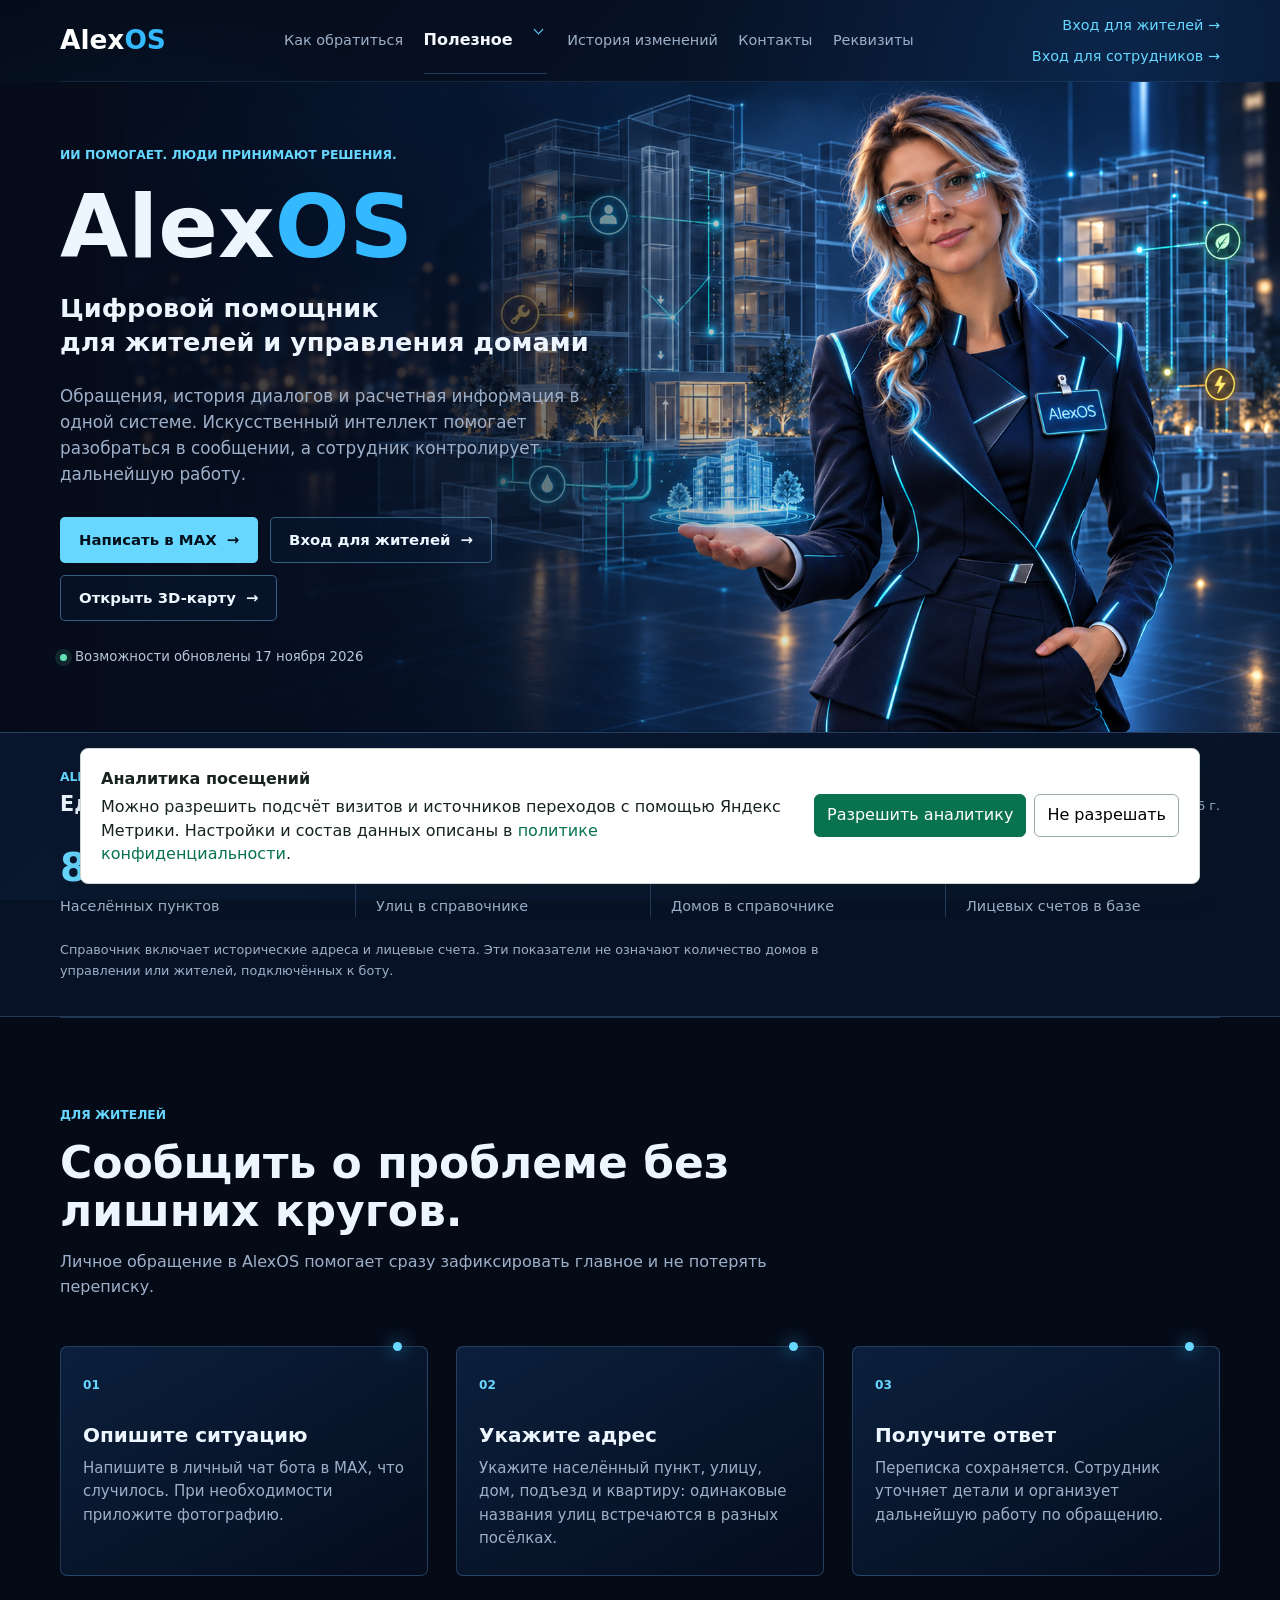
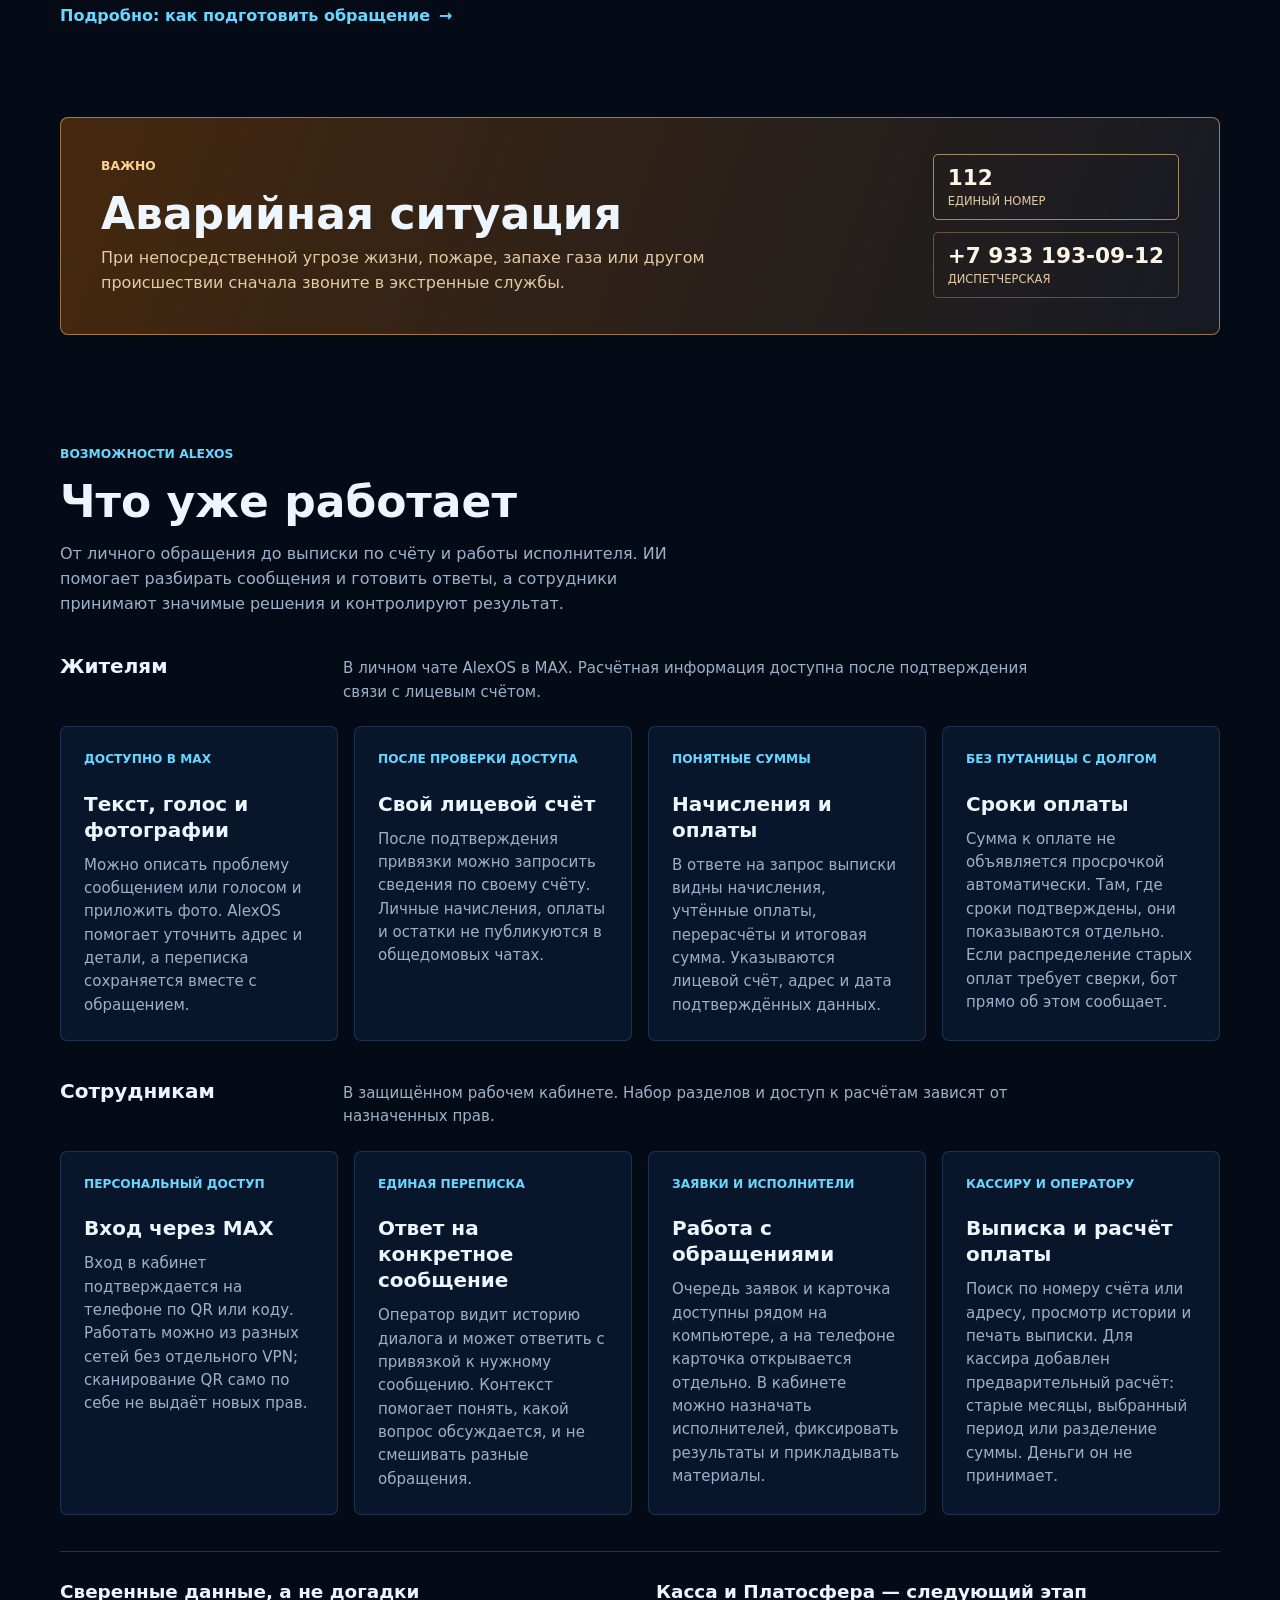
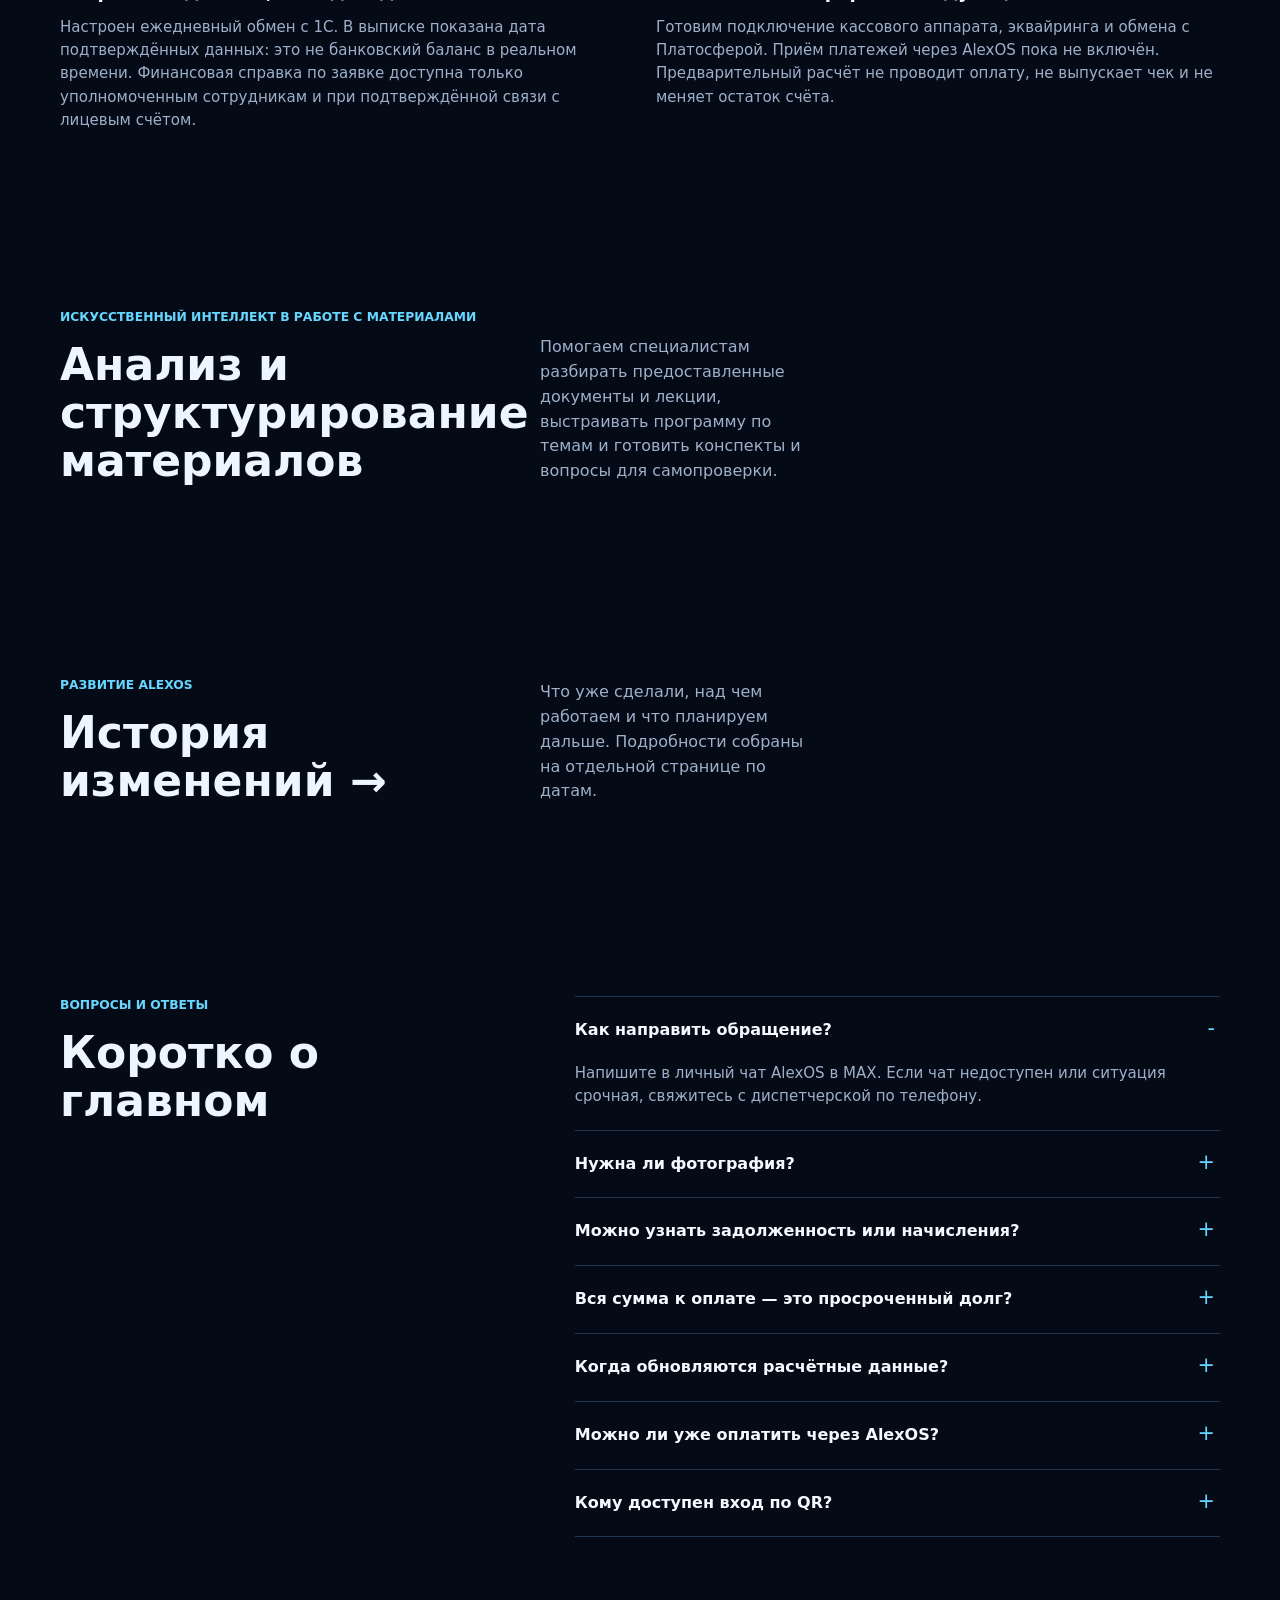
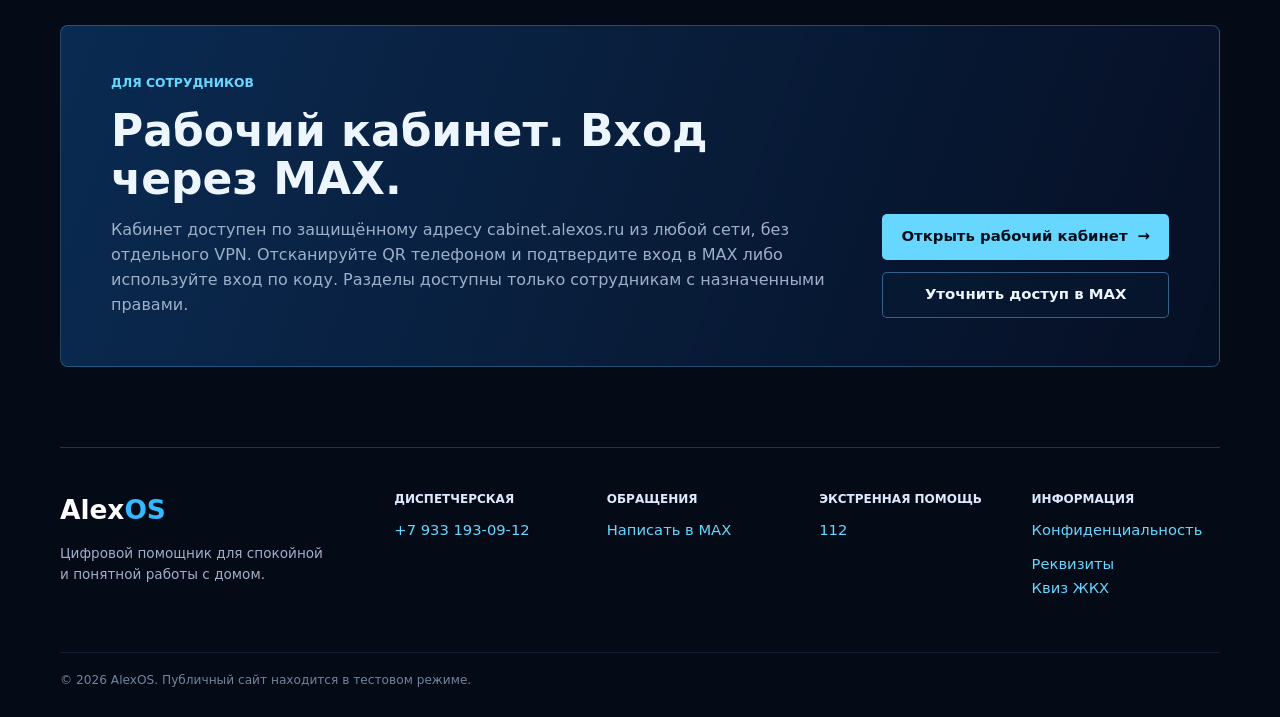
<file: index.html>
<!doctype html>
<html lang="ru">
  <head>
    <meta charset="utf-8">
    <meta name="viewport" content="width=device-width, initial-scale=1">
    <meta name="description" content="Возможности AlexOS: обращения, голосовые и фотографии в MAX, личные выписки и сроки оплаты, заявки и рабочий кабинет сотрудников. Расчёт кассира без проведения платежа. ККТ и Платосфера готовятся к подключению.">
    <title>AlexOS | Цифровой помощник для жителей</title>
    <link rel="preload" as="image" href="assets/alexos-hero-future.png">
    <link rel="stylesheet" href="styles.css?v=20261117-menu">
    <link rel="stylesheet" href="analytics-consent.css">
    <script src="statistics.js" defer></script>
    <script src="metrika-consent.js" defer></script>
  </head>
  <body>
    <header class="site-header site-header-home">
      <a class="brand" href="#top" aria-label="AlexOS, на главную">
        <span>Alex</span><strong>OS</strong>
      </a>
      <nav class="site-nav" aria-label="Основная навигация">
        <a href="residents.html">Как обратиться</a>
        <details class="nav-dropdown">
          <summary>Полезное</summary>
          <div class="nav-dropdown-menu">
            <a href="basics.html">ЖКХ просто</a>
            <a href="knowledge.html">База знаний</a>
            <a href="explore.html">3D-карта</a>
          </div>
        </details>
        <a href="updates.html">История изменений</a>
        <a href="#contacts">Контакты</a>
        <a href="requisites.html">Реквизиты</a>
      </nav>
      <div class="header-access" aria-label="Вход в кабинеты">
        <a class="header-link" href="https://cabinet.alexos.ru/resident">Вход для жителей <span aria-hidden="true">&rarr;</span></a>
        <a class="header-link" href="https://cabinet.alexos.ru/">Вход для сотрудников <span aria-hidden="true">&rarr;</span></a>
      </div>
    </header>

    <main id="top">
      <section class="hero">
        <div class="hero-copy">
          <p class="eyebrow">ИИ помогает. Люди принимают решения.</p>
          <h1>Alex<span>OS</span></h1>
          <p class="hero-subtitle">Цифровой помощник<br>для жителей и управления домами</p>
          <p class="hero-description">
            Обращения, история диалогов и расчетная информация в одной системе.
            Искусственный интеллект помогает разобраться в сообщении,
            а сотрудник контролирует дальнейшую работу.
          </p>
          <div class="hero-actions">
            <a class="button button-primary" href="https://max.ru/id4246008141_bot" target="_blank" rel="noopener">Написать в MAX <span aria-hidden="true">&rarr;</span></a>
            <a class="button button-quiet" href="https://cabinet.alexos.ru/resident">Вход для жителей <span aria-hidden="true">&rarr;</span></a>
            <a class="button button-quiet" href="explore.html">Открыть 3D-карту <span aria-hidden="true">&rarr;</span></a>
          </div>
          <p class="hero-status"><span aria-hidden="true"></span> <time datetime="2026-11-17">Возможности обновлены 17 ноября 2026</time></p>
        </div>
      </section>

      <section class="statistics-band" aria-labelledby="statistics-title">
        <div class="statistics-inner">
          <div class="statistics-heading">
            <div><p class="eyebrow">AlexOS в цифрах</p><h2 id="statistics-title">Единый адресный справочник</h2></div>
            <p class="statistics-date">Данные на <time id="statistics-date" datetime="2026-10-05T09:14:51+00:00">5 октября 2026</time></p>
          </div>
          <dl class="statistics-grid">
            <div><dt>Населённых пунктов</dt><dd data-stat="localities">8</dd></div>
            <div><dt>Улиц в справочнике</dt><dd data-stat="streets">214</dd></div>
            <div><dt>Домов в справочнике</dt><dd data-stat="houses">1&nbsp;342</dd></div>
            <div><dt>Лицевых счетов в базе</dt><dd data-stat="accounts">2&nbsp;990</dd></div>
          </dl>
          <p class="statistics-note">Справочник включает исторические адреса и лицевые счета. Эти показатели не означают количество домов в управлении или жителей, подключённых к боту.</p>
        </div>
      </section>

      <section class="resident-path section" id="residents">
        <div class="section-heading">
          <p class="eyebrow">Для жителей</p>
          <h2>Сообщить о проблеме без лишних кругов.</h2>
          <p>Личное обращение в AlexOS помогает сразу зафиксировать главное и не потерять переписку.</p>
        </div>
        <ol class="steps">
          <li>
            <span>01</span>
            <h3>Опишите ситуацию</h3>
            <p>Напишите в личный чат бота в MAX, что случилось. При необходимости приложите фотографию.</p>
          </li>
          <li>
            <span>02</span>
            <h3>Укажите адрес</h3>
            <p>Укажите населённый пункт, улицу, дом, подъезд и квартиру: одинаковые названия улиц встречаются в разных посёлках.</p>
          </li>
          <li>
            <span>03</span>
            <h3>Получите ответ</h3>
            <p>Переписка сохраняется. Сотрудник уточняет детали и организует дальнейшую работу по обращению.</p>
          </li>
        </ol>
        <a class="resident-link" href="residents.html">Подробно: как подготовить обращение <span aria-hidden="true">&rarr;</span></a>
      </section>

      <section class="emergency" aria-labelledby="emergency-title">
        <div>
          <p class="eyebrow">Важно</p>
          <h2 id="emergency-title">Аварийная ситуация</h2>
          <p>При непосредственной угрозе жизни, пожаре, запахе газа или другом происшествии сначала звоните в экстренные службы.</p>
        </div>
        <div class="emergency-actions">
          <a class="emergency-number" href="tel:112">112 <span>единый номер</span></a>
          <a class="emergency-number secondary" href="tel:+79331930912">+7 933 193-09-12 <span>диспетчерская</span></a>
        </div>
      </section>

      <section class="capabilities section" id="about" aria-labelledby="capabilities-title">
        <div class="section-heading narrow">
          <p class="eyebrow">Возможности AlexOS</p>
          <h2 id="capabilities-title">Что уже работает</h2>
          <p>От личного обращения до выписки по счёту и работы исполнителя. ИИ помогает разбирать сообщения и готовить ответы, а сотрудники принимают значимые решения и контролируют результат.</p>
        </div>
        <div class="capability-audience">
          <h3>Жителям</h3>
          <p>В личном чате AlexOS в MAX. Расчётная информация доступна после подтверждения связи с лицевым счётом.</p>
        </div>
        <div class="capability-grid" aria-label="Возможности для жителей">
          <article class="capability-card">
            <p class="card-number">Доступно в MAX</p>
            <h4>Текст, голос и фотографии</h4>
            <p>Можно описать проблему сообщением или голосом и приложить фото. AlexOS помогает уточнить адрес и детали, а переписка сохраняется вместе с обращением.</p>
          </article>
          <article class="capability-card">
            <p class="card-number">После проверки доступа</p>
            <h4>Свой лицевой счёт</h4>
            <p>После подтверждения привязки можно запросить сведения по своему счёту. Личные начисления, оплаты и остатки не публикуются в общедомовых чатах.</p>
          </article>
          <article class="capability-card">
            <p class="card-number">Понятные суммы</p>
            <h4>Начисления и оплаты</h4>
            <p>В ответе на запрос выписки видны начисления, учтённые оплаты, перерасчёты и итоговая сумма. Указываются лицевой счёт, адрес и дата подтверждённых данных.</p>
          </article>
          <article class="capability-card">
            <p class="card-number">Без путаницы с долгом</p>
            <h4>Сроки оплаты</h4>
            <p>Сумма к оплате не объявляется просрочкой автоматически. Там, где сроки подтверждены, они показываются отдельно. Если распределение старых оплат требует сверки, бот прямо об этом сообщает.</p>
          </article>
        </div>
        <div class="capability-audience">
          <h3>Сотрудникам</h3>
          <p>В защищённом рабочем кабинете. Набор разделов и доступ к расчётам зависят от назначенных прав.</p>
        </div>
        <div class="capability-grid" aria-label="Возможности для сотрудников">
          <article class="capability-card">
            <p class="card-number">Персональный доступ</p>
            <h4>Вход через MAX</h4>
            <p>Вход в кабинет подтверждается на телефоне по QR или коду. Работать можно из разных сетей без отдельного VPN; сканирование QR само по себе не выдаёт новых прав.</p>
          </article>
          <article class="capability-card">
            <p class="card-number">Единая переписка</p>
            <h4>Ответ на конкретное сообщение</h4>
            <p>Оператор видит историю диалога и может ответить с привязкой к нужному сообщению. Контекст помогает понять, какой вопрос обсуждается, и не смешивать разные обращения.</p>
          </article>
          <article class="capability-card">
            <p class="card-number">Заявки и исполнители</p>
            <h4>Работа с обращениями</h4>
            <p>Очередь заявок и карточка доступны рядом на компьютере, а на телефоне карточка открывается отдельно. В кабинете можно назначать исполнителей, фиксировать результаты и прикладывать материалы.</p>
          </article>
          <article class="capability-card">
            <p class="card-number">Кассиру и оператору</p>
            <h4>Выписка и расчёт оплаты</h4>
            <p>Поиск по номеру счёта или адресу, просмотр истории и печать выписки. Для кассира добавлен предварительный расчёт: старые месяцы, выбранный период или разделение суммы. Деньги он не принимает.</p>
          </article>
        </div>
        <div class="capability-notes">
          <div>
            <h3>Сверенные данные, а не догадки</h3>
            <p>Настроен ежедневный обмен с 1С. В выписке показана дата подтверждённых данных: это не банковский баланс в реальном времени. Финансовая справка по заявке доступна только уполномоченным сотрудникам и при подтверждённой связи с лицевым счётом.</p>
          </div>
          <div>
            <h3>Касса и Платосфера — следующий этап</h3>
            <p>Готовим подключение кассового аппарата, эквайринга и обмена с Платосферой. Приём платежей через AlexOS пока не включён. Предварительный расчёт не проводит оплату, не выпускает чек и не меняет остаток счёта.</p>
          </div>
        </div>
      </section>

      <section class="section" id="ai-materials" aria-labelledby="ai-materials-title">
        <div class="section-heading row-heading">
          <div>
            <p class="eyebrow">Искусственный интеллект в работе с материалами</p>
            <h2 id="ai-materials-title">Анализ и структурирование материалов</h2>
          </div>
          <p>Помогаем специалистам разбирать предоставленные документы и лекции, выстраивать программу по темам и готовить конспекты и вопросы для самопроверки.</p>
        </div>
      </section>

      <section class="history-link section" id="news" aria-labelledby="history-link-title">
        <div class="section-heading row-heading">
          <div>
            <p class="eyebrow">Развитие AlexOS</p>
            <h2 id="history-link-title"><a href="updates.html">История изменений &rarr;</a></h2>
          </div>
          <p>Что уже сделали, над чем работаем и что планируем дальше. Подробности собраны на отдельной странице по датам.</p>
        </div>
      </section>

      <section class="faq section" aria-labelledby="faq-title">
        <div class="section-heading narrow">
          <p class="eyebrow">Вопросы и ответы</p>
          <h2 id="faq-title">Коротко о главном</h2>
        </div>
        <div class="faq-list">
          <details open>
            <summary>Как направить обращение?</summary>
            <p>Напишите в <a href="https://max.ru/id4246008141_bot" target="_blank" rel="noopener">личный чат AlexOS в MAX</a>. Если чат недоступен или ситуация срочная, свяжитесь с диспетчерской по телефону.</p>
          </details>
          <details>
            <summary>Нужна ли фотография?</summary>
            <p>Не всегда, но она помогает увидеть проблему без лишних уточнений: например, протечку, повреждение или препятствие в проходе. Если удобнее, саму ситуацию можно описать голосовым сообщением в личном чате бота.</p>
          </details>
          <details>
            <summary>Можно узнать задолженность или начисления?</summary>
            <p>Да. После подтверждения привязки счёта напишите в личный чат AlexOS в MAX <strong>«задолженность»</strong> или <strong>«выписка»</strong>. В ответе будет дата данных. Одного сообщения с адресом для доступа недостаточно; если привязка ещё не подтверждена, обратитесь к сотруднику.</p>
          </details>
          <details>
            <summary>Вся сумма к оплате — это просроченный долг?</summary>
            <p>Нет. В ней могут быть начисления, срок оплаты которых ещё не наступил. AlexOS показывает подтверждённую просрочку отдельно. Если старые оплаты пока нельзя надёжно распределить по месяцам, сумма просрочки не утверждается — остаётся общая сумма к оплате и пояснение о сверке.</p>
          </details>
          <details>
            <summary>Когда обновляются расчётные данные?</summary>
            <p>Обмен с 1С настроен на ежедневное обновление, но ответ всегда относится к указанной в нём дате подтверждённых данных. Только что внесённый платёж может ещё не попасть в выгрузку. Если сумма не совпадает с вашей, передайте чек сотруднику для проверки в личном диалоге.</p>
          </details>
          <details>
            <summary>Можно ли уже оплатить через AlexOS?</summary>
            <p>Нет, приём платежей через AlexOS пока не запущен. Кассовый аппарат, эквайринг и Платосфера готовятся к подключению; расчёт распределения суммы в кабинете не является оплатой или кассовым чеком. Действующий способ оплаты уточняйте у сотрудника. <a href="requisites.html">Реквизиты ИП Нифонтова для договоров и счетов</a> размещены отдельно. Перед оплатой проверьте получателя по своему договору.</p>
          </details>
          <details>
            <summary>Кому доступен вход по QR?</summary>
            <p>Сотрудникам с выданным доступом. QR появляется в рабочем кабинете, вход подтверждается на телефоне в MAX. Сканирование не выдаёт новых прав. Жителям для обращения достаточно личного чата с ботом.</p>
          </details>
        </div>
      </section>

      <section class="staff" id="staff">
        <div>
          <p class="eyebrow">Для сотрудников</p>
          <h2>Рабочий кабинет. Вход через MAX.</h2>
          <p>Кабинет доступен по защищённому адресу cabinet.alexos.ru из любой сети, без отдельного VPN. Отсканируйте QR телефоном и подтвердите вход в MAX либо используйте вход по коду. Разделы доступны только сотрудникам с назначенными правами.</p>
        </div>
        <div class="staff-actions">
          <a class="button button-primary" href="https://cabinet.alexos.ru/">Открыть рабочий кабинет <span aria-hidden="true">&rarr;</span></a>
          <a class="button button-quiet" href="https://max.ru/id4246008141_bot" target="_blank" rel="noopener">Уточнить доступ в MAX</a>
        </div>
      </section>
    </main>

    <footer class="site-footer" id="contacts">
      <div class="footer-brand">
        <a class="brand" href="#top"><span>Alex</span><strong>OS</strong></a>
        <p>Цифровой помощник для спокойной и понятной работы с домом.</p>
      </div>
      <div>
        <p class="footer-label">Диспетчерская</p>
        <a href="tel:+79331930912">+7 933 193-09-12</a>
      </div>
      <div>
        <p class="footer-label">Обращения</p>
        <a href="https://max.ru/id4246008141_bot" target="_blank" rel="noopener">Написать в MAX</a>
      </div>
      <div>
        <p class="footer-label">Экстренная помощь</p>
        <a href="tel:112">112</a>
      </div>
      <div>
        <p class="footer-label">Информация</p>
        <a href="privacy.html">Конфиденциальность</a>
        <a class="footer-extra-link" href="requisites.html">Реквизиты</a>
        <a href="quiz.html">Квиз ЖКХ</a>
      </div>
      <p class="copyright">&copy; 2026 AlexOS. Публичный сайт находится в тестовом режиме.</p>
    </footer>
  </body>
</html>
</file>
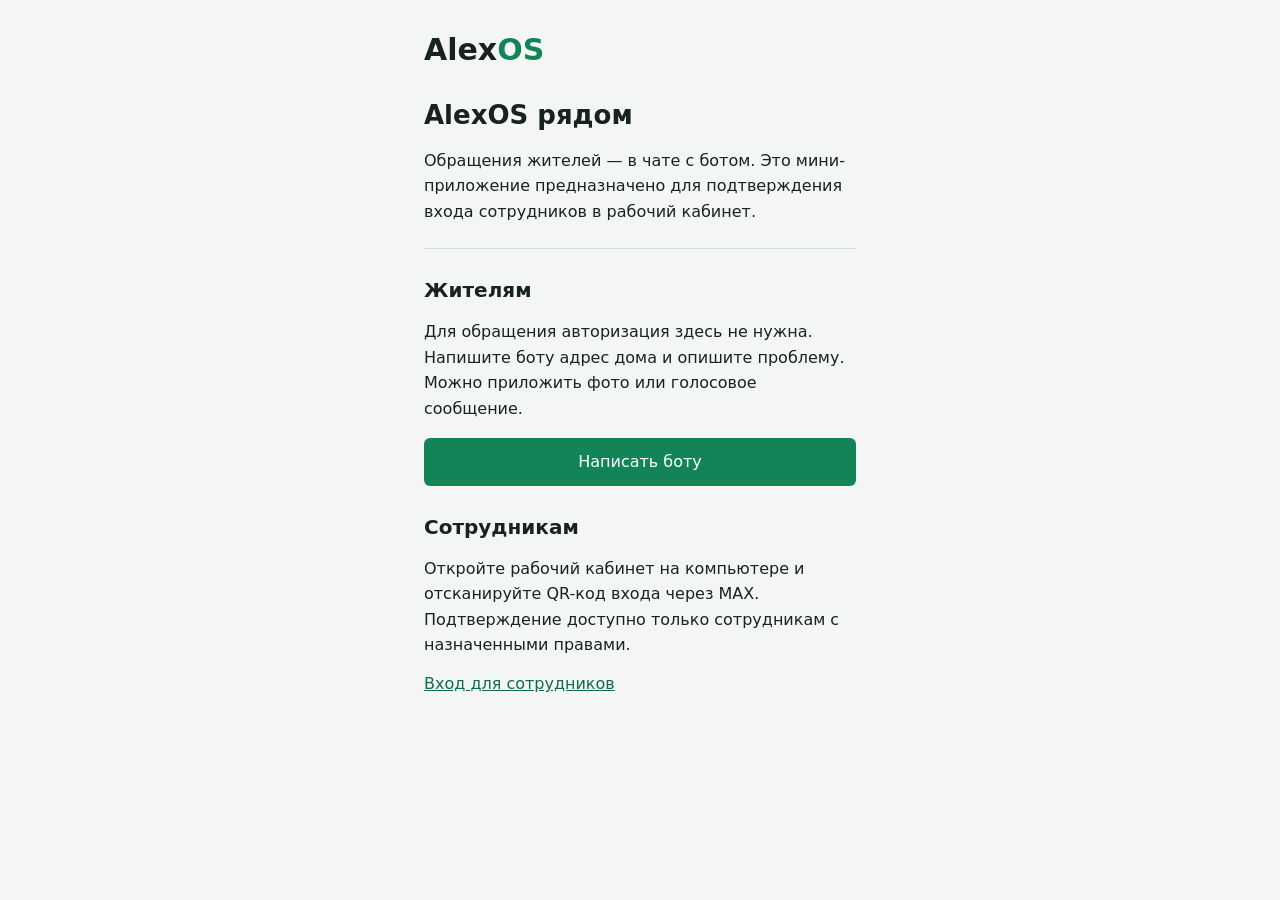
<file: auth/index.html>
<!doctype html>
<html lang="ru">
<head>
  <meta charset="utf-8">
  <meta name="viewport" content="width=device-width,initial-scale=1">
  <meta name="robots" content="noindex,nofollow">
  <meta name="referrer" content="no-referrer">
  <title>AlexOS | Помощник жителей и вход сотрудников</title>
  <link rel="stylesheet" href="style.css?v=20261026-entry">
  <script src="https://st.max.ru/js/max-web-app.js" defer></script>
  <script src="config.js" defer></script>
  <script src="app.js?v=20261123-auto-return" defer></script>
</head>
<body>
  <main>
    <a class="brand" href="https://alexos.ru/">Alex<span>OS</span></a>
    <h1 id="heading">AlexOS рядом</h1>
    <p id="status" role="status">Обращения жителей — в чате с ботом. Это мини-приложение предназначено для подтверждения входа сотрудников в рабочий кабинет.</p>
    <section id="intro" aria-label="Куда обратиться">
      <h2>Жителям</h2>
      <p>Для обращения авторизация здесь не нужна. Напишите боту адрес дома и опишите проблему. Можно приложить фото или голосовое сообщение.</p>
      <a class="primary-link" href="https://max.ru/id4246008141_bot">Написать боту</a>
      <h2>Сотрудникам</h2>
      <p>Откройте рабочий кабинет на компьютере и отсканируйте QR-код входа через MAX. Подтверждение доступно только сотрудникам с назначенными правами.</p>
      <a href="https://cabinet.alexos.ru/">Вход для сотрудников</a>
    </section>
    <section id="request" hidden>
      <dl><dt>Сотрудник</dt><dd id="person"></dd><dt>Запрос на компьютере</dt><dd id="label"></dd></dl>
      <p>Подтверждайте только вход, который вы начали сами. Номер запроса должен совпадать с номером на вашем компьютере.</p>
      <button id="confirm" type="button">Подтвердить вход</button>
    </section>
  </main>
</body>
</html>
</file>
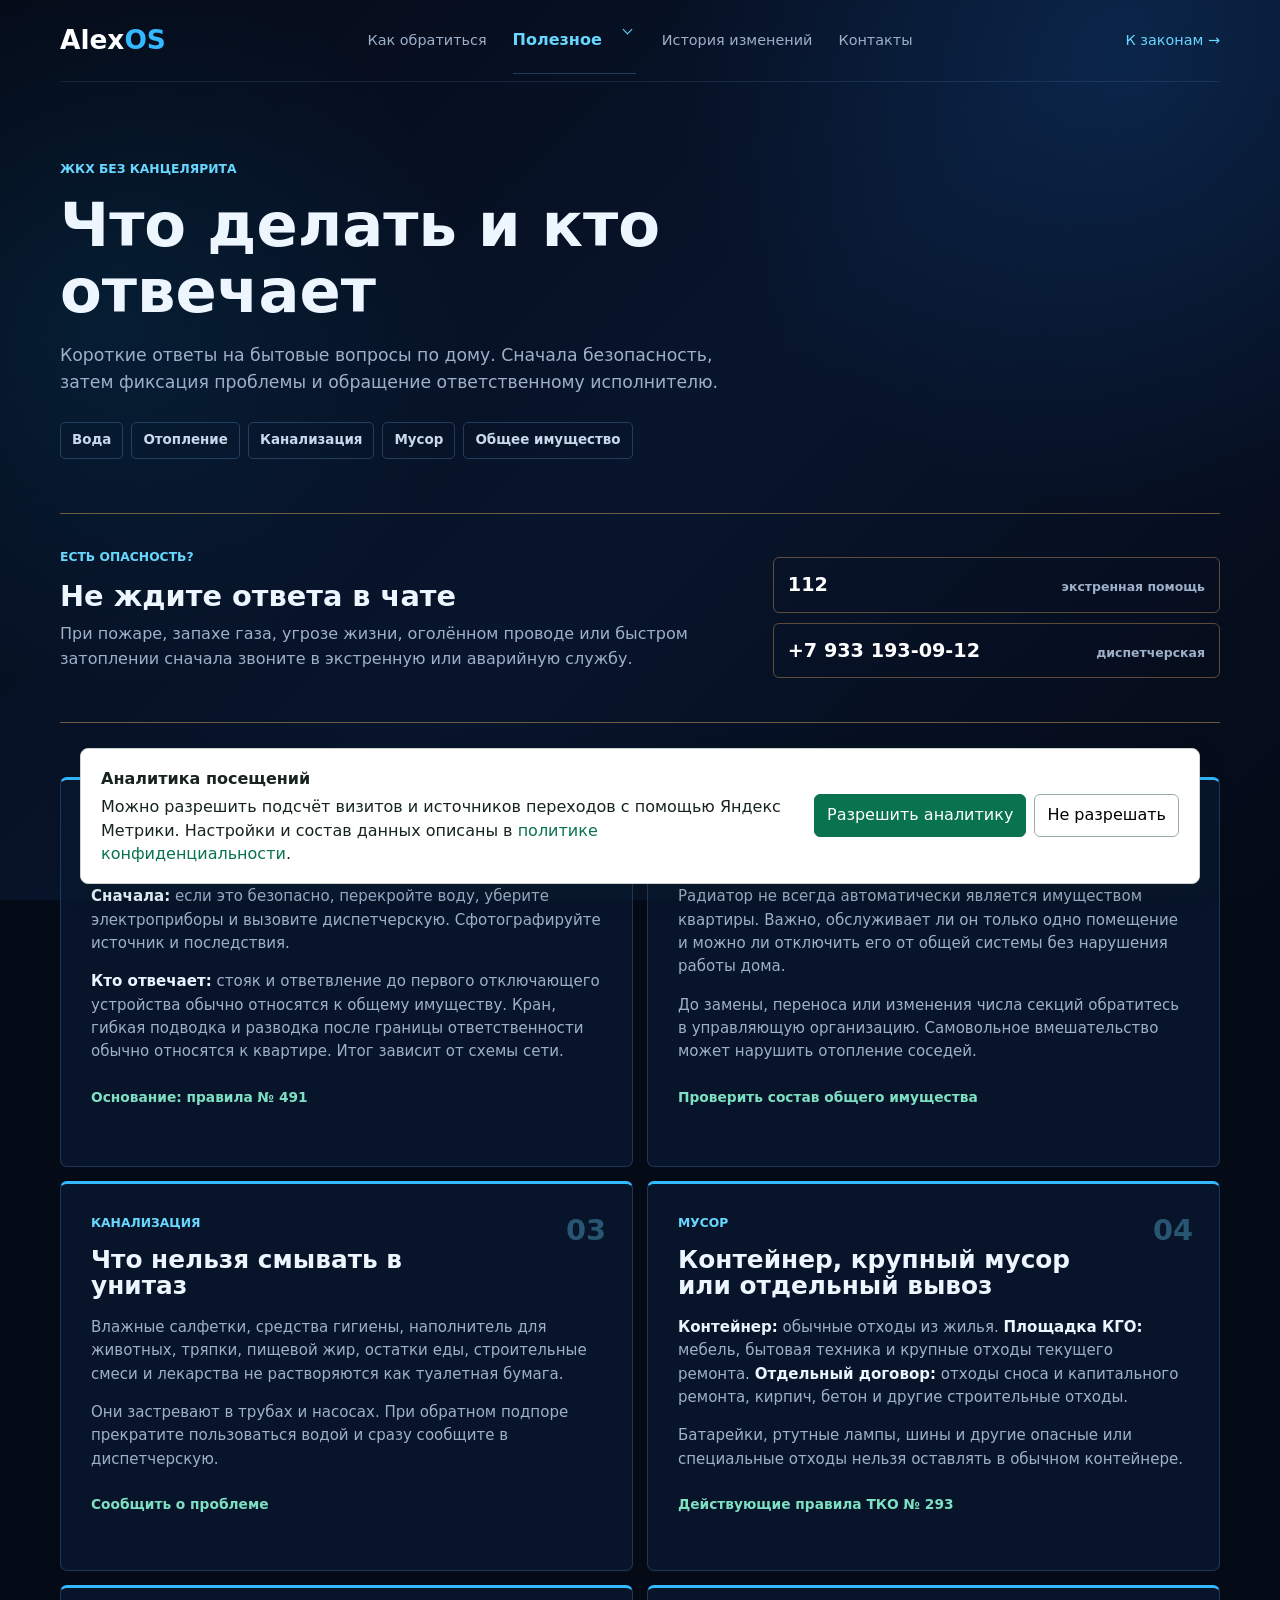
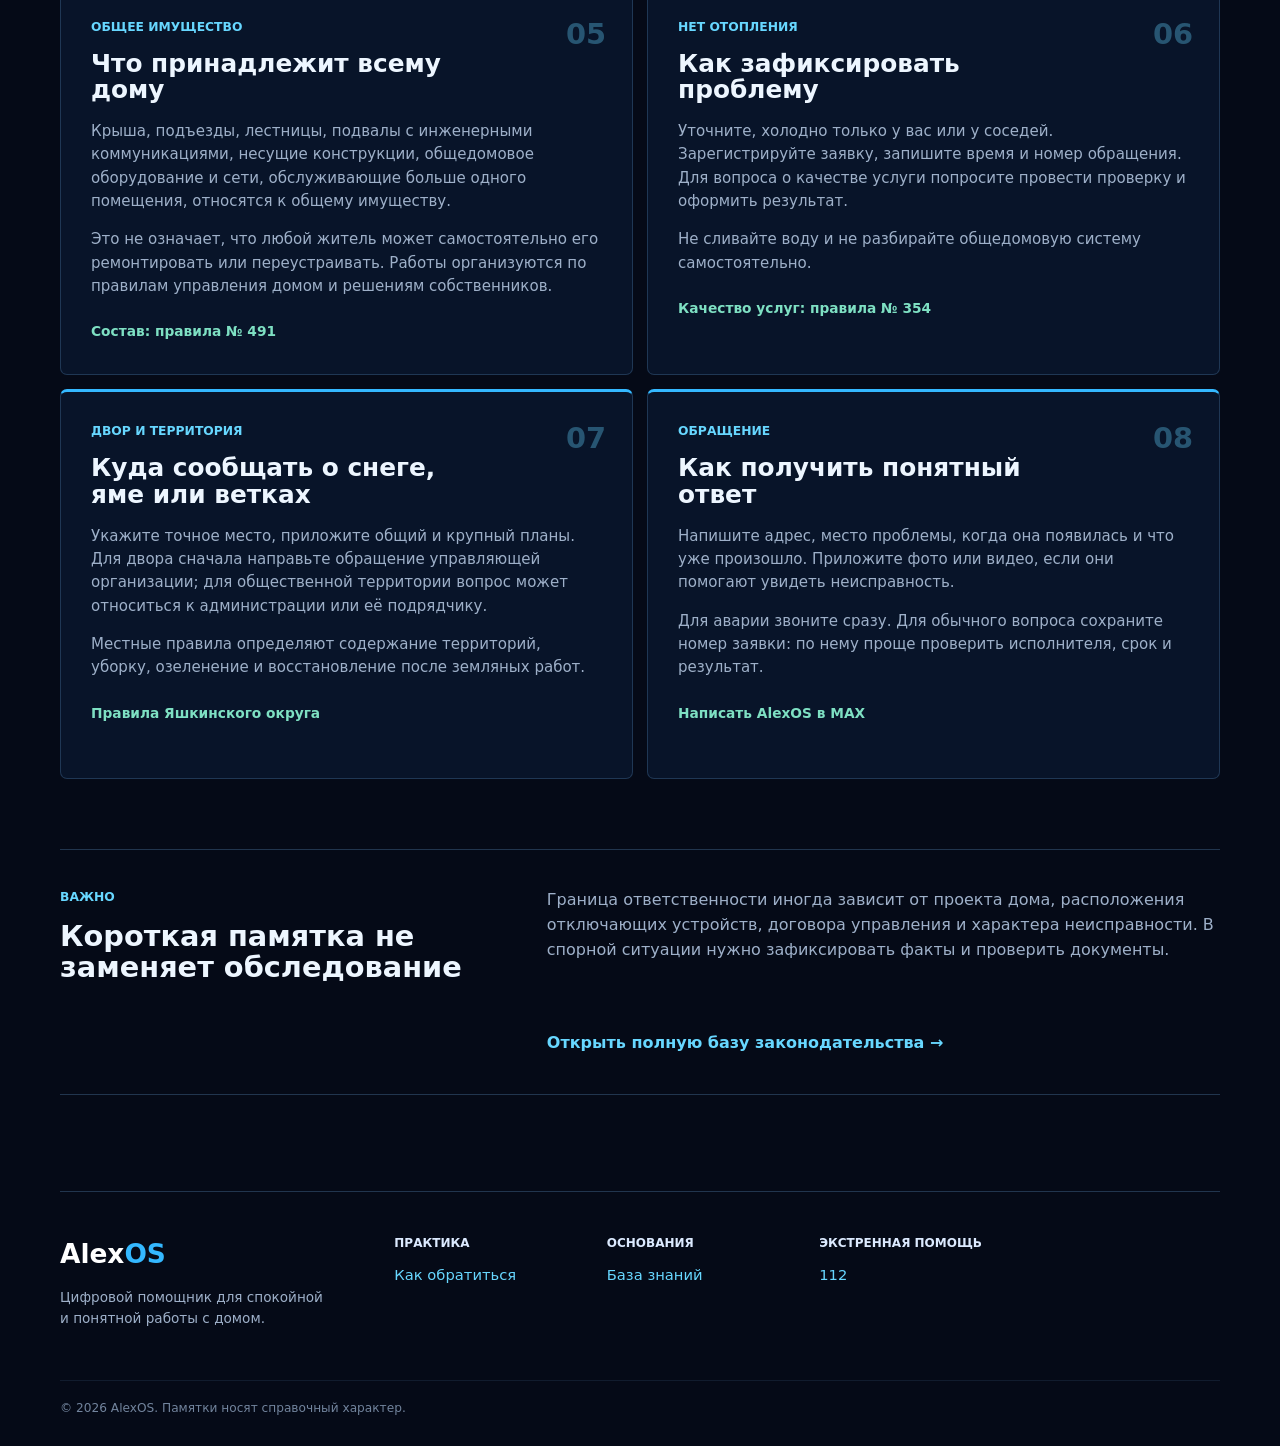
<file: basics.html>
<!doctype html>
<html lang="ru">
  <head>
    <meta charset="utf-8">
    <meta name="viewport" content="width=device-width, initial-scale=1">
    <meta name="description" content="ЖКХ простыми словами: общее имущество, протечки, батареи, канализация, мусор и аварийные ситуации.">
    <title>ЖКХ простыми словами | AlexOS</title>
    <link rel="stylesheet" href="styles.css?v=20261117-menu">
    <link rel="stylesheet" href="basics.css">
    <link rel="stylesheet" href="analytics-consent.css">
    <script src="metrika-consent.js" defer></script>
  </head>
  <body>
    <header class="site-header">
      <a class="brand" href="index.html" aria-label="AlexOS, на главную"><span>Alex</span><strong>OS</strong></a>
      <nav class="site-nav" aria-label="Основная навигация">
        <a href="residents.html">Как обратиться</a>
        <details class="nav-dropdown">
          <summary class="active">Полезное</summary>
          <div class="nav-dropdown-menu">
            <a href="basics.html" aria-current="page">ЖКХ просто</a>
            <a href="knowledge.html">База знаний</a>
            <a href="explore.html">3D-карта</a>
          </div>
        </details>
        <a href="updates.html">История изменений</a>
        <a href="index.html#contacts">Контакты</a>
      </nav>
      <a class="header-link" href="knowledge.html">К законам <span aria-hidden="true">&rarr;</span></a>
    </header>

    <main class="basics-page">
      <header class="basics-intro">
        <p class="eyebrow">ЖКХ без канцелярита</p>
        <h1>Что делать и кто отвечает</h1>
        <p>Короткие ответы на бытовые вопросы по дому. Сначала безопасность, затем фиксация проблемы и обращение ответственному исполнителю.</p>
        <div class="basics-shortcuts" aria-label="Темы страницы">
          <a href="#water">Вода</a><a href="#heat">Отопление</a><a href="#sewer">Канализация</a><a href="#waste">Мусор</a><a href="#property">Общее имущество</a>
        </div>
      </header>

      <section class="basics-alert" aria-labelledby="danger-title">
        <div><p class="eyebrow">Есть опасность?</p><h2 id="danger-title">Не ждите ответа в чате</h2><p>При пожаре, запахе газа, угрозе жизни, оголённом проводе или быстром затоплении сначала звоните в экстренную или аварийную службу.</p></div>
        <div class="basics-alert-actions"><a href="tel:112">112 <span>экстренная помощь</span></a><a href="tel:+79331930912">+7 933 193-09-12 <span>диспетчерская</span></a></div>
      </section>

      <section class="basics-grid" aria-label="Короткие памятки ЖКХ">
        <article class="basic-card" id="water">
          <span class="basic-number">01</span><p class="eyebrow">Протечка</p><h2>Бежит кран или труба</h2>
          <p><strong>Сначала:</strong> если это безопасно, перекройте воду, уберите электроприборы и вызовите диспетчерскую. Сфотографируйте источник и последствия.</p>
          <p><strong>Кто отвечает:</strong> стояк и ответвление до первого отключающего устройства обычно относятся к общему имуществу. Кран, гибкая подводка и разводка после границы ответственности обычно относятся к квартире. Итог зависит от схемы сети.</p>
          <a href="https://www.consultant.ru/document/cons_doc_LAW_62293/" target="_blank" rel="noopener noreferrer">Основание: правила № 491</a>
        </article>

        <article class="basic-card" id="heat">
          <span class="basic-number">02</span><p class="eyebrow">Отопление</p><h2>Чья батарея в квартире</h2>
          <p>Радиатор не всегда автоматически является имуществом квартиры. Важно, обслуживает ли он только одно помещение и можно ли отключить его от общей системы без нарушения работы дома.</p>
          <p>До замены, переноса или изменения числа секций обратитесь в управляющую организацию. Самовольное вмешательство может нарушить отопление соседей.</p>
          <a href="https://www.consultant.ru/document/cons_doc_LAW_62293/" target="_blank" rel="noopener noreferrer">Проверить состав общего имущества</a>
        </article>

        <article class="basic-card" id="sewer">
          <span class="basic-number">03</span><p class="eyebrow">Канализация</p><h2>Что нельзя смывать в унитаз</h2>
          <p>Влажные салфетки, средства гигиены, наполнитель для животных, тряпки, пищевой жир, остатки еды, строительные смеси и лекарства не растворяются как туалетная бумага.</p>
          <p>Они застревают в трубах и насосах. При обратном подпоре прекратите пользоваться водой и сразу сообщите в диспетчерскую.</p>
          <a href="residents.html">Сообщить о проблеме</a>
        </article>

        <article class="basic-card" id="waste">
          <span class="basic-number">04</span><p class="eyebrow">Мусор</p><h2>Контейнер, крупный мусор или отдельный вывоз</h2>
          <p><strong>Контейнер:</strong> обычные отходы из жилья. <strong>Площадка КГО:</strong> мебель, бытовая техника и крупные отходы текущего ремонта. <strong>Отдельный договор:</strong> отходы сноса и капитального ремонта, кирпич, бетон и другие строительные отходы.</p>
          <p>Батарейки, ртутные лампы, шины и другие опасные или специальные отходы нельзя оставлять в обычном контейнере.</p>
          <a href="https://www.consultant.ru/document/cons_doc_LAW_500887/" target="_blank" rel="noopener noreferrer">Действующие правила ТКО № 293</a>
        </article>

        <article class="basic-card" id="property">
          <span class="basic-number">05</span><p class="eyebrow">Общее имущество</p><h2>Что принадлежит всему дому</h2>
          <p>Крыша, подъезды, лестницы, подвалы с инженерными коммуникациями, несущие конструкции, общедомовое оборудование и сети, обслуживающие больше одного помещения, относятся к общему имуществу.</p>
          <p>Это не означает, что любой житель может самостоятельно его ремонтировать или переустраивать. Работы организуются по правилам управления домом и решениям собственников.</p>
          <a href="https://www.consultant.ru/document/cons_doc_LAW_62293/" target="_blank" rel="noopener noreferrer">Состав: правила № 491</a>
        </article>

        <article class="basic-card">
          <span class="basic-number">06</span><p class="eyebrow">Нет отопления</p><h2>Как зафиксировать проблему</h2>
          <p>Уточните, холодно только у вас или у соседей. Зарегистрируйте заявку, запишите время и номер обращения. Для вопроса о качестве услуги попросите провести проверку и оформить результат.</p>
          <p>Не сливайте воду и не разбирайте общедомовую систему самостоятельно.</p>
          <a href="https://www.consultant.ru/document/cons_doc_LAW_114247/" target="_blank" rel="noopener noreferrer">Качество услуг: правила № 354</a>
        </article>

        <article class="basic-card">
          <span class="basic-number">07</span><p class="eyebrow">Двор и территория</p><h2>Куда сообщать о снеге, яме или ветках</h2>
          <p>Укажите точное место, приложите общий и крупный планы. Для двора сначала направьте обращение управляющей организации; для общественной территории вопрос может относиться к администрации или её подрядчику.</p>
          <p>Местные правила определяют содержание территорий, уборку, озеленение и восстановление после земляных работ.</p>
          <a href="https://xn--80aiy.xn--h1adke3au2c.xn--p1ai/index.php/komitet/reshenie-ot-30-iyunya-2023-g-no-425-r" target="_blank" rel="noopener noreferrer">Правила Яшкинского округа</a>
        </article>

        <article class="basic-card">
          <span class="basic-number">08</span><p class="eyebrow">Обращение</p><h2>Как получить понятный ответ</h2>
          <p>Напишите адрес, место проблемы, когда она появилась и что уже произошло. Приложите фото или видео, если они помогают увидеть неисправность.</p>
          <p>Для аварии звоните сразу. Для обычного вопроса сохраните номер заявки: по нему проще проверить исполнителя, срок и результат.</p>
          <a href="https://max.ru/id4246008141_bot" target="_blank" rel="noopener">Написать AlexOS в MAX</a>
        </article>
      </section>

      <section class="basics-footer-note">
        <div><p class="eyebrow">Важно</p><h2>Короткая памятка не заменяет обследование</h2></div>
        <p>Граница ответственности иногда зависит от проекта дома, расположения отключающих устройств, договора управления и характера неисправности. В спорной ситуации нужно зафиксировать факты и проверить документы.</p>
        <a href="knowledge.html">Открыть полную базу законодательства <span aria-hidden="true">&rarr;</span></a>
      </section>
    </main>

    <footer class="site-footer">
      <div class="footer-brand"><a class="brand" href="index.html"><span>Alex</span><strong>OS</strong></a><p>Цифровой помощник для спокойной и понятной работы с домом.</p></div>
      <div><p class="footer-label">Практика</p><a href="residents.html">Как обратиться</a></div>
      <div><p class="footer-label">Основания</p><a href="knowledge.html">База знаний</a></div>
      <div><p class="footer-label">Экстренная помощь</p><a href="tel:112">112</a></div>
      <p class="copyright">&copy; 2026 AlexOS. Памятки носят справочный характер.</p>
    </footer>
  </body>
</html>
</file>
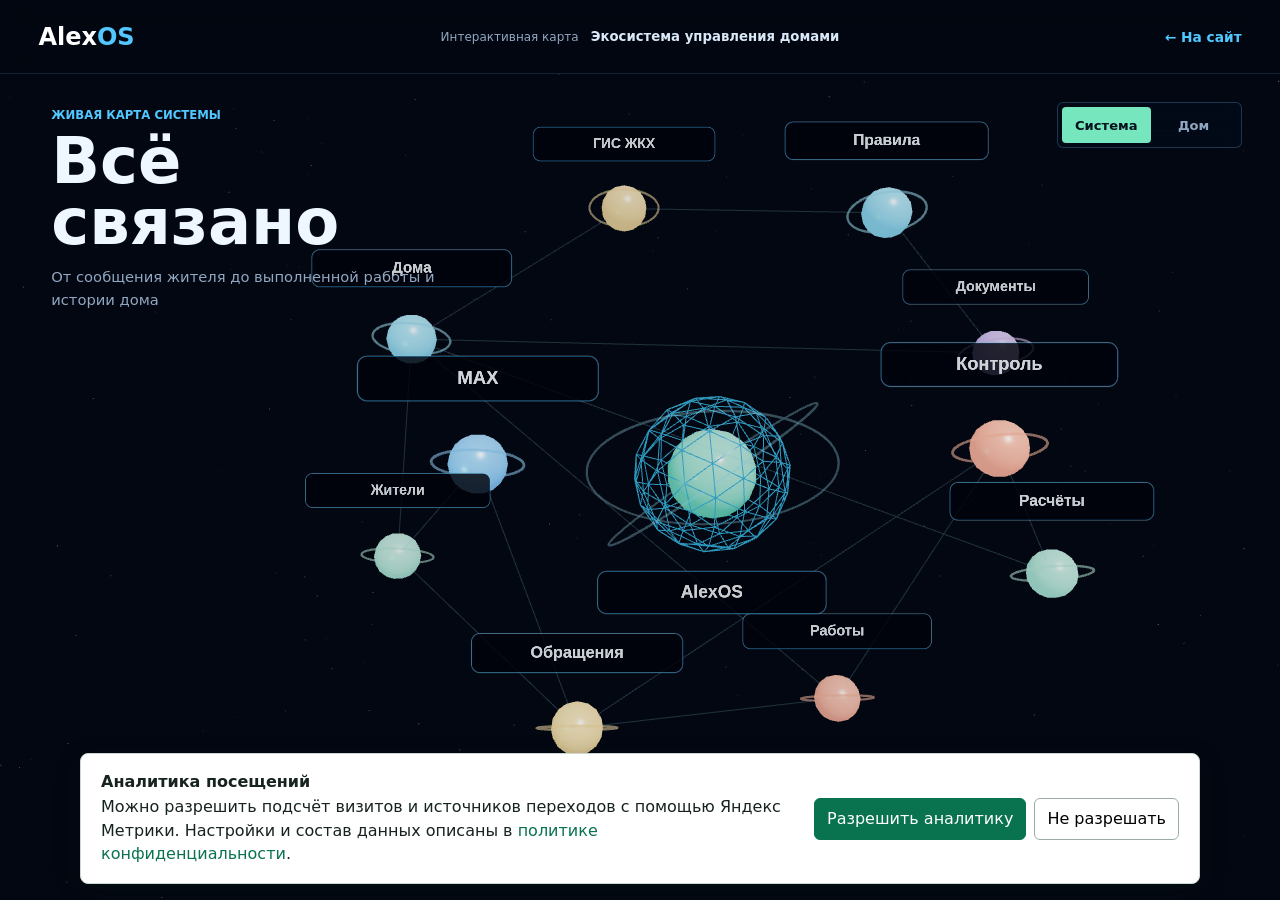
<file: explore.html>
<!doctype html>
<html lang="ru">
  <head>
    <meta charset="utf-8">
    <meta name="viewport" content="width=device-width, initial-scale=1">
    <meta name="description" content="Интерактивная 3D-карта AlexOS: дома, жители, обращения, работы, платежи, документы и законодательство в одной системе.">
    <meta name="theme-color" content="#030711">
    <title>Карта AlexOS | Интерактивная система</title>
    <link rel="stylesheet" href="explore.css">
    <link rel="stylesheet" href="analytics-consent.css">
    <script type="module" src="explore.js"></script>
    <script src="metrika-consent.js" defer></script>
  </head>
  <body class="atlas-page">
    <header class="atlas-header">
      <a class="atlas-brand" href="index.html" aria-label="AlexOS, на главную"><span>Alex</span><strong>OS</strong></a>
      <div class="atlas-location"><span>Интерактивная карта</span><b>Экосистема управления домами</b></div>
      <a class="atlas-back" href="index.html"><span aria-hidden="true">&larr;</span> На сайт</a>
    </header>

    <main class="atlas-shell">
      <div id="atlas-scene" class="atlas-scene" aria-hidden="true"></div>

      <section class="atlas-intro" aria-labelledby="atlas-title">
        <p>Живая карта системы</p>
        <h1 id="atlas-title">Всё связано</h1>
        <span id="atlas-subtitle">От сообщения жителя до выполненной работы и истории дома</span>
      </section>

      <div class="atlas-modes" role="group" aria-label="Режим карты">
        <button class="active" type="button" data-mode="system">Система</button>
        <button type="button" data-mode="house">Дом</button>
      </div>

      <aside class="atlas-detail" id="atlas-detail" aria-live="polite" hidden>
        <button class="atlas-detail-close" id="atlas-detail-close" type="button" aria-label="Закрыть карточку">&times;</button>
        <p id="atlas-detail-kicker">Раздел AlexOS</p>
        <h2 id="atlas-detail-title">Обращения</h2>
        <div class="atlas-detail-path" id="atlas-detail-path"></div>
        <p id="atlas-detail-copy"></p>
        <a id="atlas-detail-link" href="index.html">Открыть раздел <span aria-hidden="true">&rarr;</span></a>
      </aside>

      <nav class="atlas-dock" id="atlas-dock" aria-label="Разделы интерактивной карты"></nav>

      <div class="atlas-loading" id="atlas-loading" role="status">
        <span></span>
        <b>Собираем карту AlexOS</b>
      </div>

      <section class="atlas-fallback" id="atlas-fallback" hidden>
        <p>Трёхмерная карта недоступна на этом устройстве.</p>
        <a href="knowledge.html">Открыть базу знаний</a>
        <a href="basics.html">ЖКХ простыми словами</a>
        <a href="updates.html">История развития</a>
      </section>
    </main>
  </body>
</html>
</file>
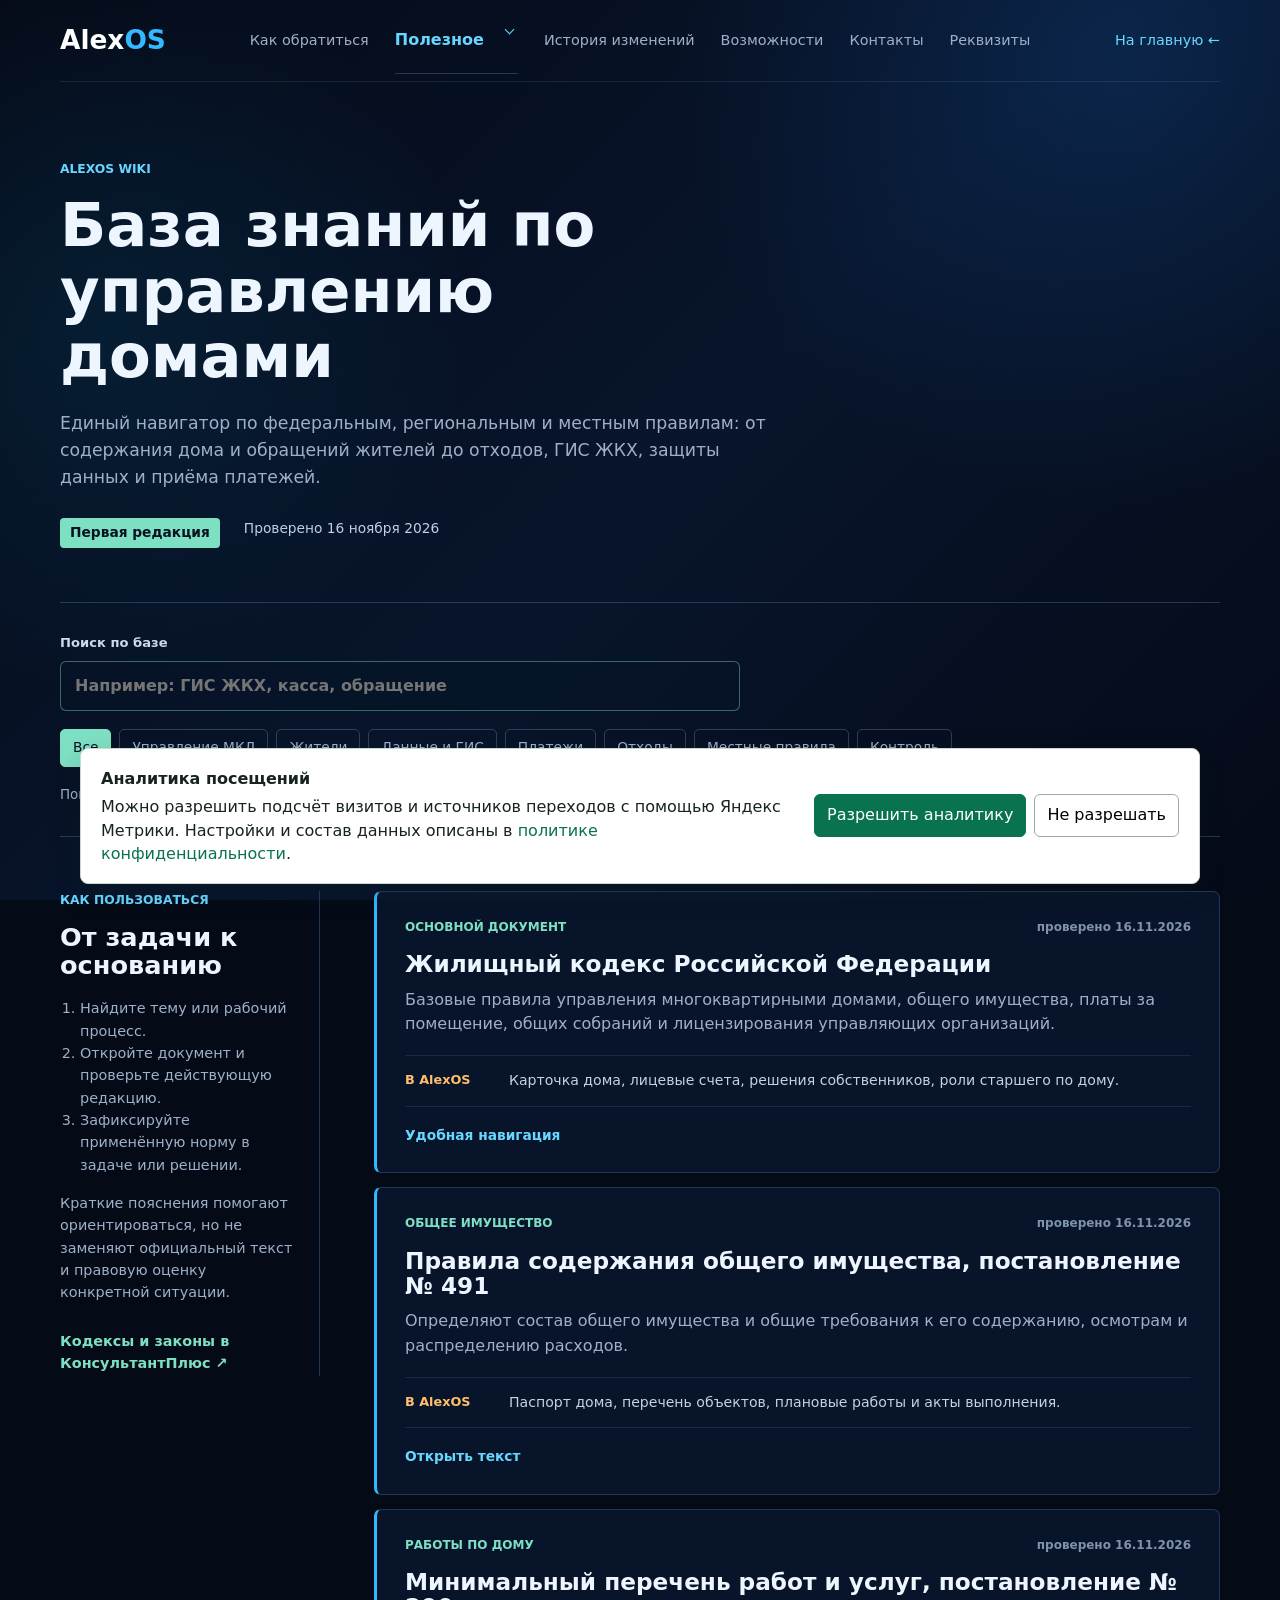
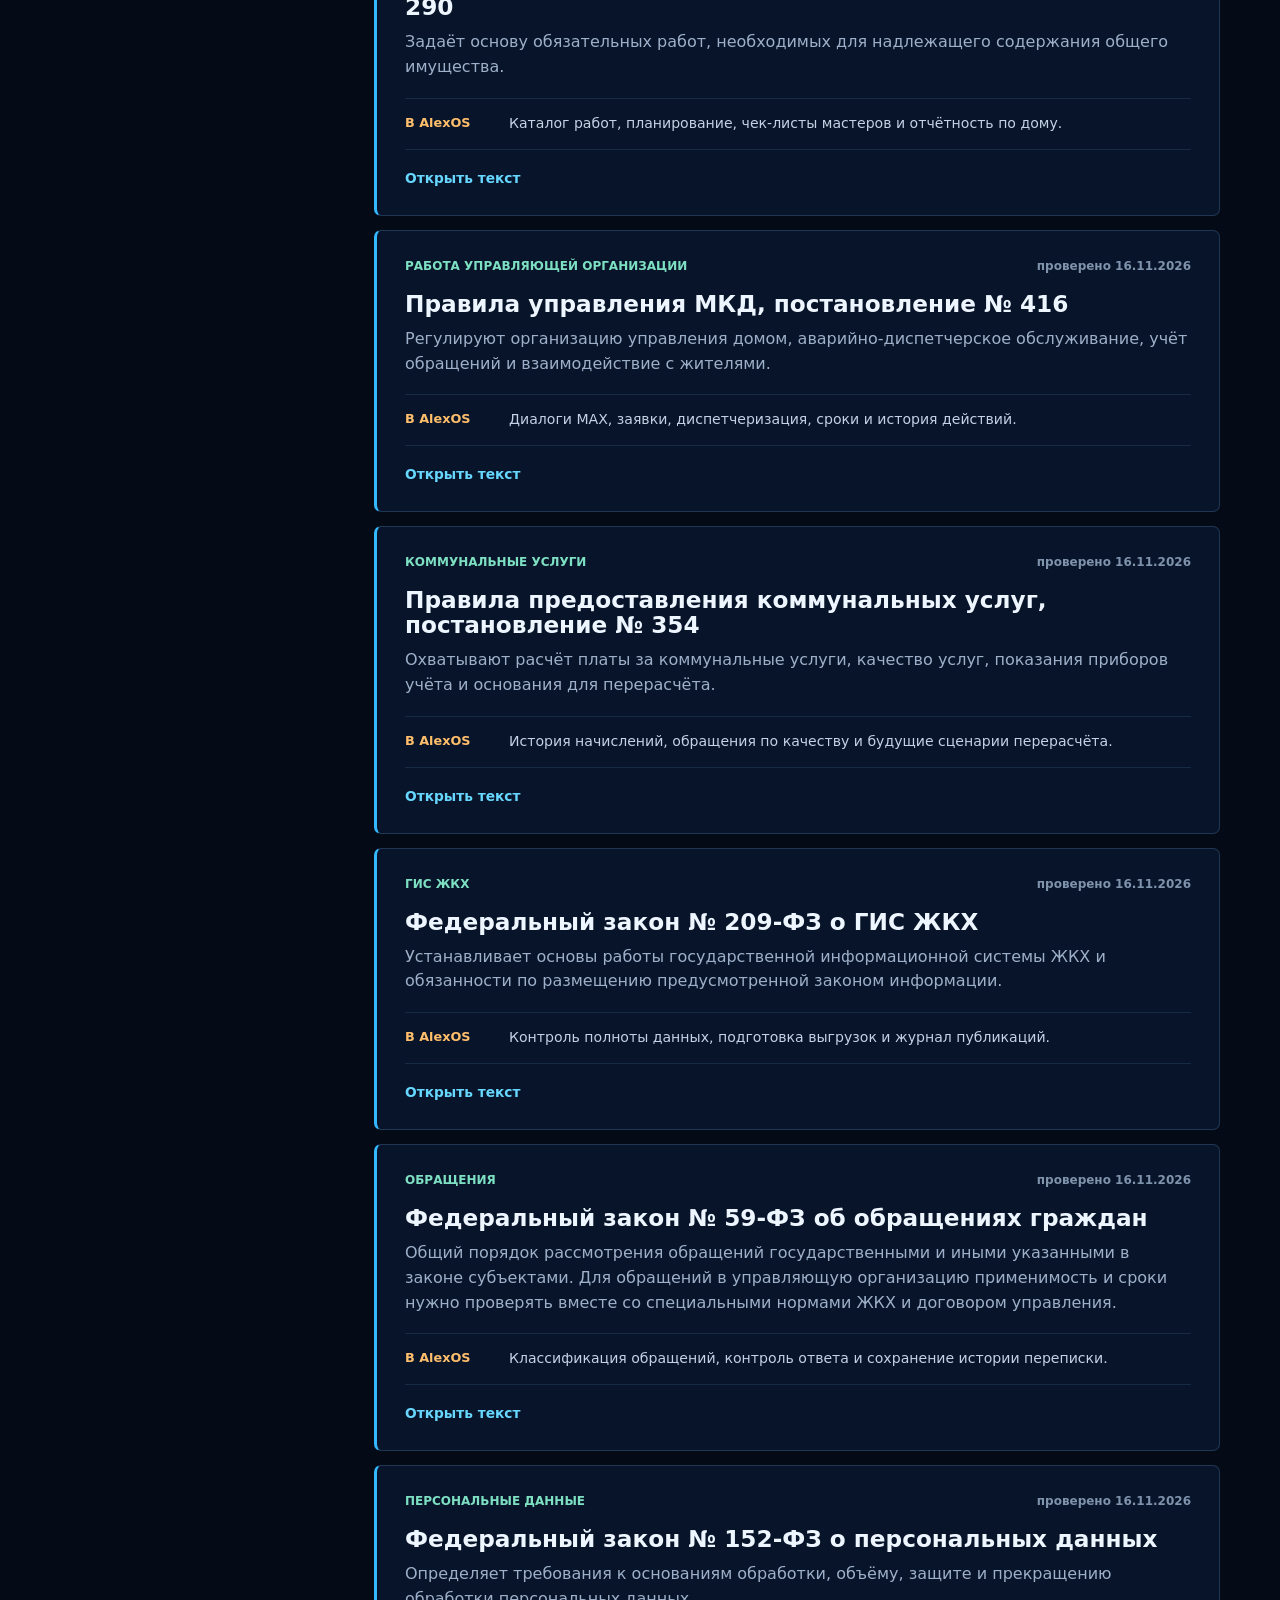
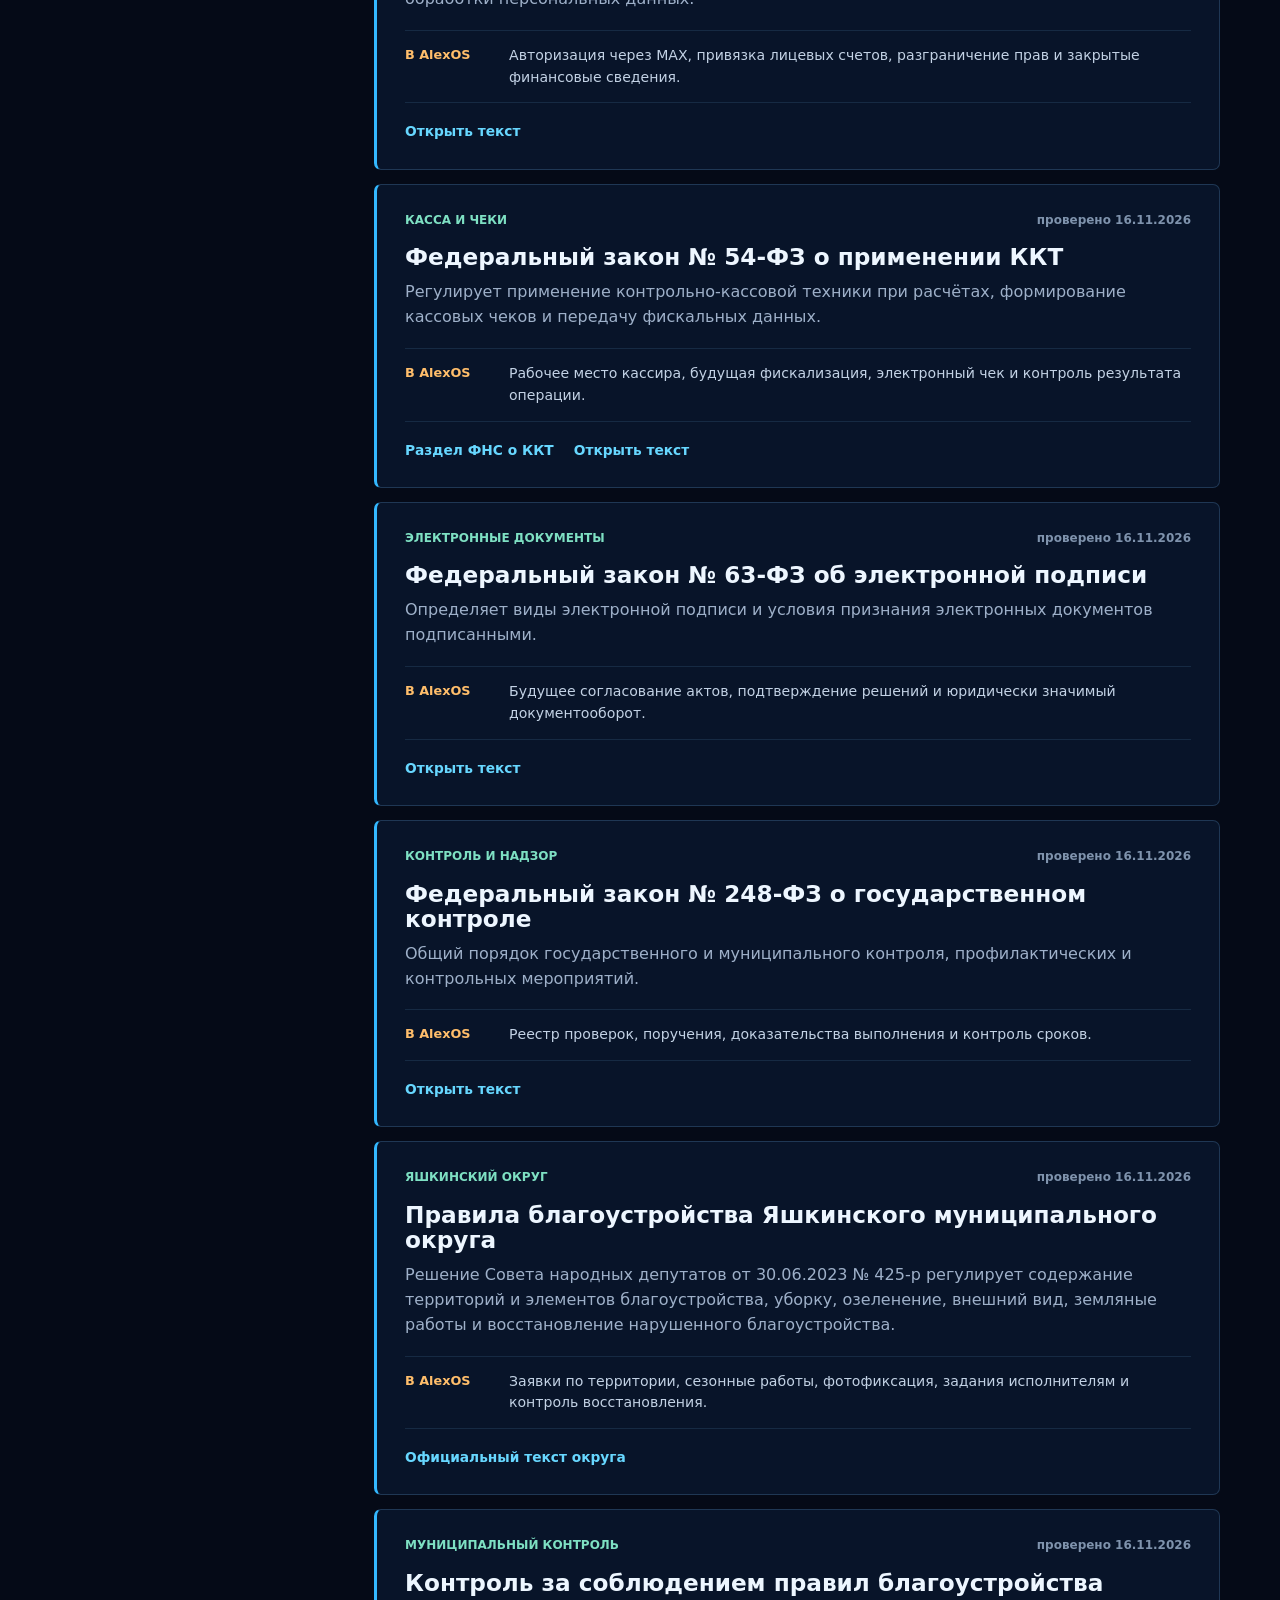
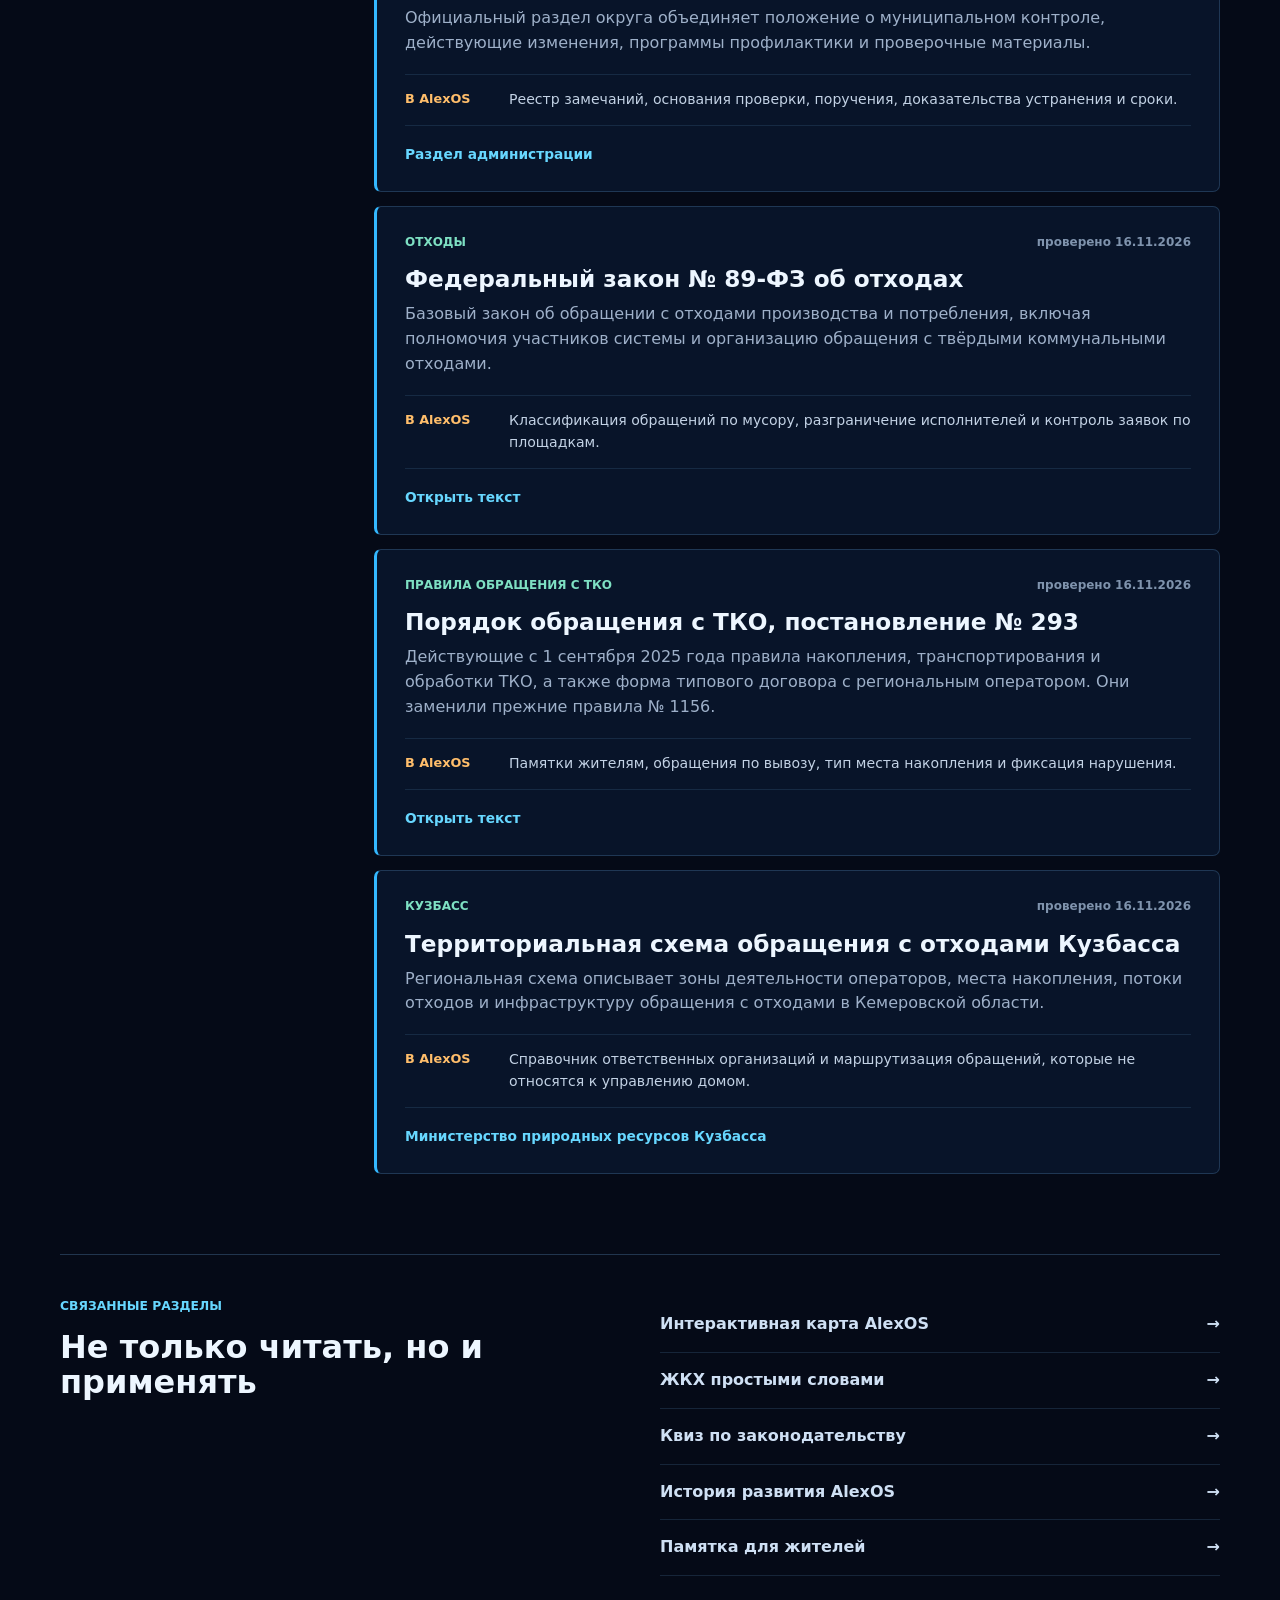
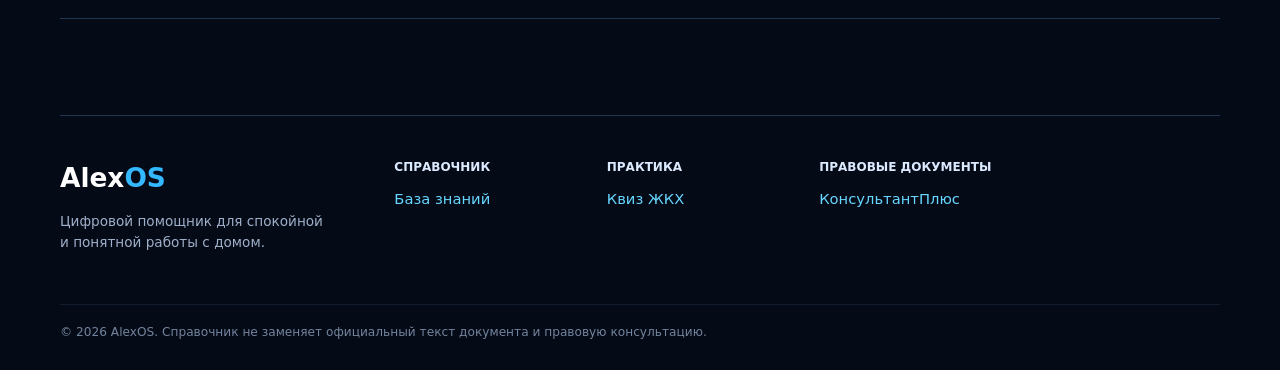
<file: knowledge.html>
<!doctype html>
<html lang="ru">
  <head>
    <meta charset="utf-8">
    <meta name="viewport" content="width=device-width, initial-scale=1">
    <meta name="description" content="База знаний AlexOS: жилищное законодательство, ГИС ЖКХ, обращения, персональные данные, касса и электронные документы.">
    <title>База знаний | AlexOS</title>
    <link rel="stylesheet" href="styles.css?v=20261117-menu">
    <link rel="stylesheet" href="knowledge.css">
    <link rel="stylesheet" href="analytics-consent.css">
    <script src="knowledge.js" defer></script>
    <script src="metrika-consent.js" defer></script>
  </head>
  <body>
    <header class="site-header">
      <a class="brand" href="index.html" aria-label="AlexOS, на главную"><span>Alex</span><strong>OS</strong></a>
      <nav class="site-nav" aria-label="Основная навигация">
        <a href="residents.html">Как обратиться</a>
        <details class="nav-dropdown">
          <summary class="active">Полезное</summary>
          <div class="nav-dropdown-menu">
            <a href="basics.html">ЖКХ просто</a>
            <a href="knowledge.html" aria-current="page">База знаний</a>
            <a href="explore.html">3D-карта</a>
          </div>
        </details>
        <a href="updates.html">История изменений</a>
        <a href="index.html#about">Возможности</a>
        <a href="index.html#contacts">Контакты</a>
        <a href="requisites.html">Реквизиты</a>
      </nav>
      <a class="header-link" href="index.html">На главную <span aria-hidden="true">&larr;</span></a>
    </header>

    <main class="knowledge-page">
      <header class="knowledge-intro">
        <p class="eyebrow">AlexOS Wiki</p>
        <h1>База знаний по управлению домами</h1>
        <p>Единый навигатор по федеральным, региональным и местным правилам: от содержания дома и обращений жителей до отходов, ГИС ЖКХ, защиты данных и приёма платежей.</p>
        <div class="knowledge-status">
          <span>Первая редакция</span>
          <time datetime="2026-11-16">Проверено 16 ноября 2026</time>
        </div>
      </header>

      <section class="knowledge-tools" aria-label="Поиск и фильтры">
        <label class="knowledge-search">
          <span>Поиск по базе</span>
          <input id="knowledge-search" type="search" placeholder="Например: ГИС ЖКХ, касса, обращение" autocomplete="off">
        </label>
        <div class="knowledge-tabs" role="group" aria-label="Темы базы знаний">
          <button class="active" type="button" data-filter="all">Все</button>
          <button type="button" data-filter="management">Управление МКД</button>
          <button type="button" data-filter="residents">Жители</button>
          <button type="button" data-filter="data">Данные и ГИС</button>
          <button type="button" data-filter="payments">Платежи</button>
          <button type="button" data-filter="waste">Отходы</button>
          <button type="button" data-filter="local">Местные правила</button>
          <button type="button" data-filter="control">Контроль</button>
        </div>
        <p class="knowledge-result" id="knowledge-result" aria-live="polite">Показано 16 документов</p>
      </section>

      <section class="knowledge-layout" aria-label="Документы и пояснения">
        <aside class="knowledge-guide">
          <p class="eyebrow">Как пользоваться</p>
          <h2>От задачи к основанию</h2>
          <ol>
            <li>Найдите тему или рабочий процесс.</li>
            <li>Откройте документ и проверьте действующую редакцию.</li>
            <li>Зафиксируйте применённую норму в задаче или решении.</li>
          </ol>
          <p>Краткие пояснения помогают ориентироваться, но не заменяют официальный текст и правовую оценку конкретной ситуации.</p>
          <a href="https://www.consultant.ru/document/" target="_blank" rel="noopener noreferrer">Кодексы и законы в КонсультантПлюс <span aria-hidden="true">&nearr;</span></a>
        </aside>

        <div class="knowledge-list" id="knowledge-list">
          <article class="law-entry" data-category="management residents" data-search="жилищный кодекс управление домом общее собрание собственники плата лицензия">
            <div class="law-entry-head"><span>Основной документ</span><time datetime="2026-11-16">проверено 16.11.2026</time></div>
            <h2>Жилищный кодекс Российской Федерации</h2>
            <p>Базовые правила управления многоквартирными домами, общего имущества, платы за помещение, общих собраний и лицензирования управляющих организаций.</p>
            <dl><div><dt>В AlexOS</dt><dd>Карточка дома, лицевые счета, решения собственников, роли старшего по дому.</dd></div></dl>
            <div class="law-links">
              <a href="https://www.consultant.ru/document/cons_doc_LAW_51057/" target="_blank" rel="noopener noreferrer">Удобная навигация</a>
            </div>
          </article>

          <article class="law-entry" data-category="management" data-search="491 общее имущество содержание состав осмотр дом">
            <div class="law-entry-head"><span>Общее имущество</span><time datetime="2026-11-16">проверено 16.11.2026</time></div>
            <h2>Правила содержания общего имущества, постановление № 491</h2>
            <p>Определяют состав общего имущества и общие требования к его содержанию, осмотрам и распределению расходов.</p>
            <dl><div><dt>В AlexOS</dt><dd>Паспорт дома, перечень объектов, плановые работы и акты выполнения.</dd></div></dl>
            <div class="law-links"><a href="https://www.consultant.ru/document/cons_doc_LAW_62293/" target="_blank" rel="noopener noreferrer">Открыть текст</a></div>
          </article>

          <article class="law-entry" data-category="management" data-search="290 минимальный перечень услуги работы содержание ремонт">
            <div class="law-entry-head"><span>Работы по дому</span><time datetime="2026-11-16">проверено 16.11.2026</time></div>
            <h2>Минимальный перечень работ и услуг, постановление № 290</h2>
            <p>Задаёт основу обязательных работ, необходимых для надлежащего содержания общего имущества.</p>
            <dl><div><dt>В AlexOS</dt><dd>Каталог работ, планирование, чек-листы мастеров и отчётность по дому.</dd></div></dl>
            <div class="law-links"><a href="https://www.consultant.ru/document/cons_doc_LAW_144804/" target="_blank" rel="noopener noreferrer">Открыть текст</a></div>
          </article>

          <article class="law-entry" data-category="management residents" data-search="416 управление многоквартирный дом аварийная диспетчерская заявка сроки">
            <div class="law-entry-head"><span>Работа управляющей организации</span><time datetime="2026-11-16">проверено 16.11.2026</time></div>
            <h2>Правила управления МКД, постановление № 416</h2>
            <p>Регулируют организацию управления домом, аварийно-диспетчерское обслуживание, учёт обращений и взаимодействие с жителями.</p>
            <dl><div><dt>В AlexOS</dt><dd>Диалоги MAX, заявки, диспетчеризация, сроки и история действий.</dd></div></dl>
            <div class="law-links"><a href="https://www.consultant.ru/document/cons_doc_LAW_146444/" target="_blank" rel="noopener noreferrer">Открыть текст</a></div>
          </article>

          <article class="law-entry" data-category="residents payments" data-search="354 коммунальные услуги начисление качество перерасчет прибор учета оплата">
            <div class="law-entry-head"><span>Коммунальные услуги</span><time datetime="2026-11-16">проверено 16.11.2026</time></div>
            <h2>Правила предоставления коммунальных услуг, постановление № 354</h2>
            <p>Охватывают расчёт платы за коммунальные услуги, качество услуг, показания приборов учёта и основания для перерасчёта.</p>
            <dl><div><dt>В AlexOS</dt><dd>История начислений, обращения по качеству и будущие сценарии перерасчёта.</dd></div></dl>
            <div class="law-links"><a href="https://www.consultant.ru/document/cons_doc_LAW_114247/" target="_blank" rel="noopener noreferrer">Открыть текст</a></div>
          </article>

          <article class="law-entry" data-category="data management" data-search="209-фз гис жкх раскрытие информация размещение система">
            <div class="law-entry-head"><span>ГИС ЖКХ</span><time datetime="2026-11-16">проверено 16.11.2026</time></div>
            <h2>Федеральный закон № 209-ФЗ о ГИС ЖКХ</h2>
            <p>Устанавливает основы работы государственной информационной системы ЖКХ и обязанности по размещению предусмотренной законом информации.</p>
            <dl><div><dt>В AlexOS</dt><dd>Контроль полноты данных, подготовка выгрузок и журнал публикаций.</dd></div></dl>
            <div class="law-links"><a href="https://www.consultant.ru/document/cons_doc_LAW_165810/" target="_blank" rel="noopener noreferrer">Открыть текст</a></div>
          </article>

          <article class="law-entry" data-category="residents" data-search="59-фз обращения граждан ответ заявление жалоба государственный орган">
            <div class="law-entry-head"><span>Обращения</span><time datetime="2026-11-16">проверено 16.11.2026</time></div>
            <h2>Федеральный закон № 59-ФЗ об обращениях граждан</h2>
            <p>Общий порядок рассмотрения обращений государственными и иными указанными в законе субъектами. Для обращений в управляющую организацию применимость и сроки нужно проверять вместе со специальными нормами ЖКХ и договором управления.</p>
            <dl><div><dt>В AlexOS</dt><dd>Классификация обращений, контроль ответа и сохранение истории переписки.</dd></div></dl>
            <div class="law-links"><a href="https://www.consultant.ru/document/cons_doc_LAW_59999/" target="_blank" rel="noopener noreferrer">Открыть текст</a></div>
          </article>

          <article class="law-entry" data-category="data residents" data-search="152-фз персональные данные согласие защита обработка телефон адрес лицевой счет">
            <div class="law-entry-head"><span>Персональные данные</span><time datetime="2026-11-16">проверено 16.11.2026</time></div>
            <h2>Федеральный закон № 152-ФЗ о персональных данных</h2>
            <p>Определяет требования к основаниям обработки, объёму, защите и прекращению обработки персональных данных.</p>
            <dl><div><dt>В AlexOS</dt><dd>Авторизация через MAX, привязка лицевых счетов, разграничение прав и закрытые финансовые сведения.</dd></div></dl>
            <div class="law-links"><a href="https://www.consultant.ru/document/cons_doc_LAW_61801/" target="_blank" rel="noopener noreferrer">Открыть текст</a></div>
          </article>

          <article class="law-entry" data-category="payments" data-search="54-фз касса ккт чек фискальный накопитель расчет наличные карта">
            <div class="law-entry-head"><span>Касса и чеки</span><time datetime="2026-11-16">проверено 16.11.2026</time></div>
            <h2>Федеральный закон № 54-ФЗ о применении ККТ</h2>
            <p>Регулирует применение контрольно-кассовой техники при расчётах, формирование кассовых чеков и передачу фискальных данных.</p>
            <dl><div><dt>В AlexOS</dt><dd>Рабочее место кассира, будущая фискализация, электронный чек и контроль результата операции.</dd></div></dl>
            <div class="law-links"><a href="https://www.nalog.gov.ru/rn42/related_activities/registries/fiscaloperators/" target="_blank" rel="noopener noreferrer">Раздел ФНС о ККТ</a><a href="https://www.consultant.ru/document/cons_doc_LAW_42359/" target="_blank" rel="noopener noreferrer">Открыть текст</a></div>
          </article>

          <article class="law-entry" data-category="data control" data-search="63-фз электронная подпись эцп документ акт согласование">
            <div class="law-entry-head"><span>Электронные документы</span><time datetime="2026-11-16">проверено 16.11.2026</time></div>
            <h2>Федеральный закон № 63-ФЗ об электронной подписи</h2>
            <p>Определяет виды электронной подписи и условия признания электронных документов подписанными.</p>
            <dl><div><dt>В AlexOS</dt><dd>Будущее согласование актов, подтверждение решений и юридически значимый документооборот.</dd></div></dl>
            <div class="law-links"><a href="https://www.consultant.ru/document/cons_doc_LAW_112701/" target="_blank" rel="noopener noreferrer">Открыть текст</a></div>
          </article>

          <article class="law-entry" data-category="control management" data-search="248-фз контроль надзор проверка предписание профилактика риск">
            <div class="law-entry-head"><span>Контроль и надзор</span><time datetime="2026-11-16">проверено 16.11.2026</time></div>
            <h2>Федеральный закон № 248-ФЗ о государственном контроле</h2>
            <p>Общий порядок государственного и муниципального контроля, профилактических и контрольных мероприятий.</p>
            <dl><div><dt>В AlexOS</dt><dd>Реестр проверок, поручения, доказательства выполнения и контроль сроков.</dd></div></dl>
            <div class="law-links"><a href="https://www.consultant.ru/document/cons_doc_LAW_358750/" target="_blank" rel="noopener noreferrer">Открыть текст</a></div>
          </article>

          <article class="law-entry" data-category="local management residents" data-search="яшкино яшкинский 425-р местные правила благоустройство территория уборка снег фасад земляные работы">
            <div class="law-entry-head"><span>Яшкинский округ</span><time datetime="2026-11-16">проверено 16.11.2026</time></div>
            <h2>Правила благоустройства Яшкинского муниципального округа</h2>
            <p>Решение Совета народных депутатов от 30.06.2023 № 425-р регулирует содержание территорий и элементов благоустройства, уборку, озеленение, внешний вид, земляные работы и восстановление нарушенного благоустройства.</p>
            <dl><div><dt>В AlexOS</dt><dd>Заявки по территории, сезонные работы, фотофиксация, задания исполнителям и контроль восстановления.</dd></div></dl>
            <div class="law-links"><a href="https://xn--80aiy.xn--h1adke3au2c.xn--p1ai/index.php/komitet/reshenie-ot-30-iyunya-2023-g-no-425-r" target="_blank" rel="noopener noreferrer">Официальный текст округа</a></div>
          </article>

          <article class="law-entry" data-category="local control" data-search="яшкино муниципальный контроль благоустройство проверка профилактика 296-р 126-р">
            <div class="law-entry-head"><span>Муниципальный контроль</span><time datetime="2026-11-16">проверено 16.11.2026</time></div>
            <h2>Контроль за соблюдением правил благоустройства</h2>
            <p>Официальный раздел округа объединяет положение о муниципальном контроле, действующие изменения, программы профилактики и проверочные материалы.</p>
            <dl><div><dt>В AlexOS</dt><dd>Реестр замечаний, основания проверки, поручения, доказательства устранения и сроки.</dd></div></dl>
            <div class="law-links"><a href="https://xn--80aiy.xn--h1adke3au2c.xn--p1ai/index.php/munitsipalnyj-kontrol/munitsipalnyj-kontrol-za-soblyudeniem-pravil-blagoustrojstva-territorii" target="_blank" rel="noopener noreferrer">Раздел администрации</a></div>
          </article>

          <article class="law-entry" data-category="waste residents management" data-search="89-фз отходы тко мусор накопление региональный оператор">
            <div class="law-entry-head"><span>Отходы</span><time datetime="2026-11-16">проверено 16.11.2026</time></div>
            <h2>Федеральный закон № 89-ФЗ об отходах</h2>
            <p>Базовый закон об обращении с отходами производства и потребления, включая полномочия участников системы и организацию обращения с твёрдыми коммунальными отходами.</p>
            <dl><div><dt>В AlexOS</dt><dd>Классификация обращений по мусору, разграничение исполнителей и контроль заявок по площадкам.</dd></div></dl>
            <div class="law-links"><a href="https://www.consultant.ru/document/cons_doc_LAW_19109/" target="_blank" rel="noopener noreferrer">Открыть текст</a></div>
          </article>

          <article class="law-entry" data-category="waste residents management" data-search="293 правила тко отходы контейнер площадка крупногабаритный мусор договор региональный оператор">
            <div class="law-entry-head"><span>Правила обращения с ТКО</span><time datetime="2026-11-16">проверено 16.11.2026</time></div>
            <h2>Порядок обращения с ТКО, постановление № 293</h2>
            <p>Действующие с 1 сентября 2025 года правила накопления, транспортирования и обработки ТКО, а также форма типового договора с региональным оператором. Они заменили прежние правила № 1156.</p>
            <dl><div><dt>В AlexOS</dt><dd>Памятки жителям, обращения по вывозу, тип места накопления и фиксация нарушения.</dd></div></dl>
            <div class="law-links"><a href="https://www.consultant.ru/document/cons_doc_LAW_500887/" target="_blank" rel="noopener noreferrer">Открыть текст</a></div>
          </article>

          <article class="law-entry" data-category="waste local management" data-search="кузбасс кемеровская область территориальная схема отходы тко север яшкино региональный оператор">
            <div class="law-entry-head"><span>Кузбасс</span><time datetime="2026-11-16">проверено 16.11.2026</time></div>
            <h2>Территориальная схема обращения с отходами Кузбасса</h2>
            <p>Региональная схема описывает зоны деятельности операторов, места накопления, потоки отходов и инфраструктуру обращения с отходами в Кемеровской области.</p>
            <dl><div><dt>В AlexOS</dt><dd>Справочник ответственных организаций и маршрутизация обращений, которые не относятся к управлению домом.</dd></div></dl>
            <div class="law-links"><a href="https://kuzbasseco.ru/obrashhenie-s-otxodami/" target="_blank" rel="noopener noreferrer">Министерство природных ресурсов Кузбасса</a></div>
          </article>
        </div>
      </section>

      <section class="knowledge-next" aria-labelledby="knowledge-next-title">
        <div><p class="eyebrow">Связанные разделы</p><h2 id="knowledge-next-title">Не только читать, но и применять</h2></div>
        <div class="knowledge-actions">
          <a href="explore.html">Интерактивная карта AlexOS <span aria-hidden="true">&rarr;</span></a>
          <a href="basics.html">ЖКХ простыми словами <span aria-hidden="true">&rarr;</span></a>
          <a href="quiz.html">Квиз по законодательству <span aria-hidden="true">&rarr;</span></a>
          <a href="updates.html">История развития AlexOS <span aria-hidden="true">&rarr;</span></a>
          <a href="residents.html">Памятка для жителей <span aria-hidden="true">&rarr;</span></a>
        </div>
      </section>
    </main>

    <footer class="site-footer" id="contacts">
      <div class="footer-brand"><a class="brand" href="index.html"><span>Alex</span><strong>OS</strong></a><p>Цифровой помощник для спокойной и понятной работы с домом.</p></div>
      <div><p class="footer-label">Справочник</p><a href="knowledge.html">База знаний</a></div>
      <div><p class="footer-label">Практика</p><a href="quiz.html">Квиз ЖКХ</a></div>
      <div><p class="footer-label">Правовые документы</p><a href="https://www.consultant.ru/document/" target="_blank" rel="noopener noreferrer">КонсультантПлюс</a></div>
      <p class="copyright">&copy; 2026 AlexOS. Справочник не заменяет официальный текст документа и правовую консультацию.</p>
    </footer>
  </body>
</html>
</file>
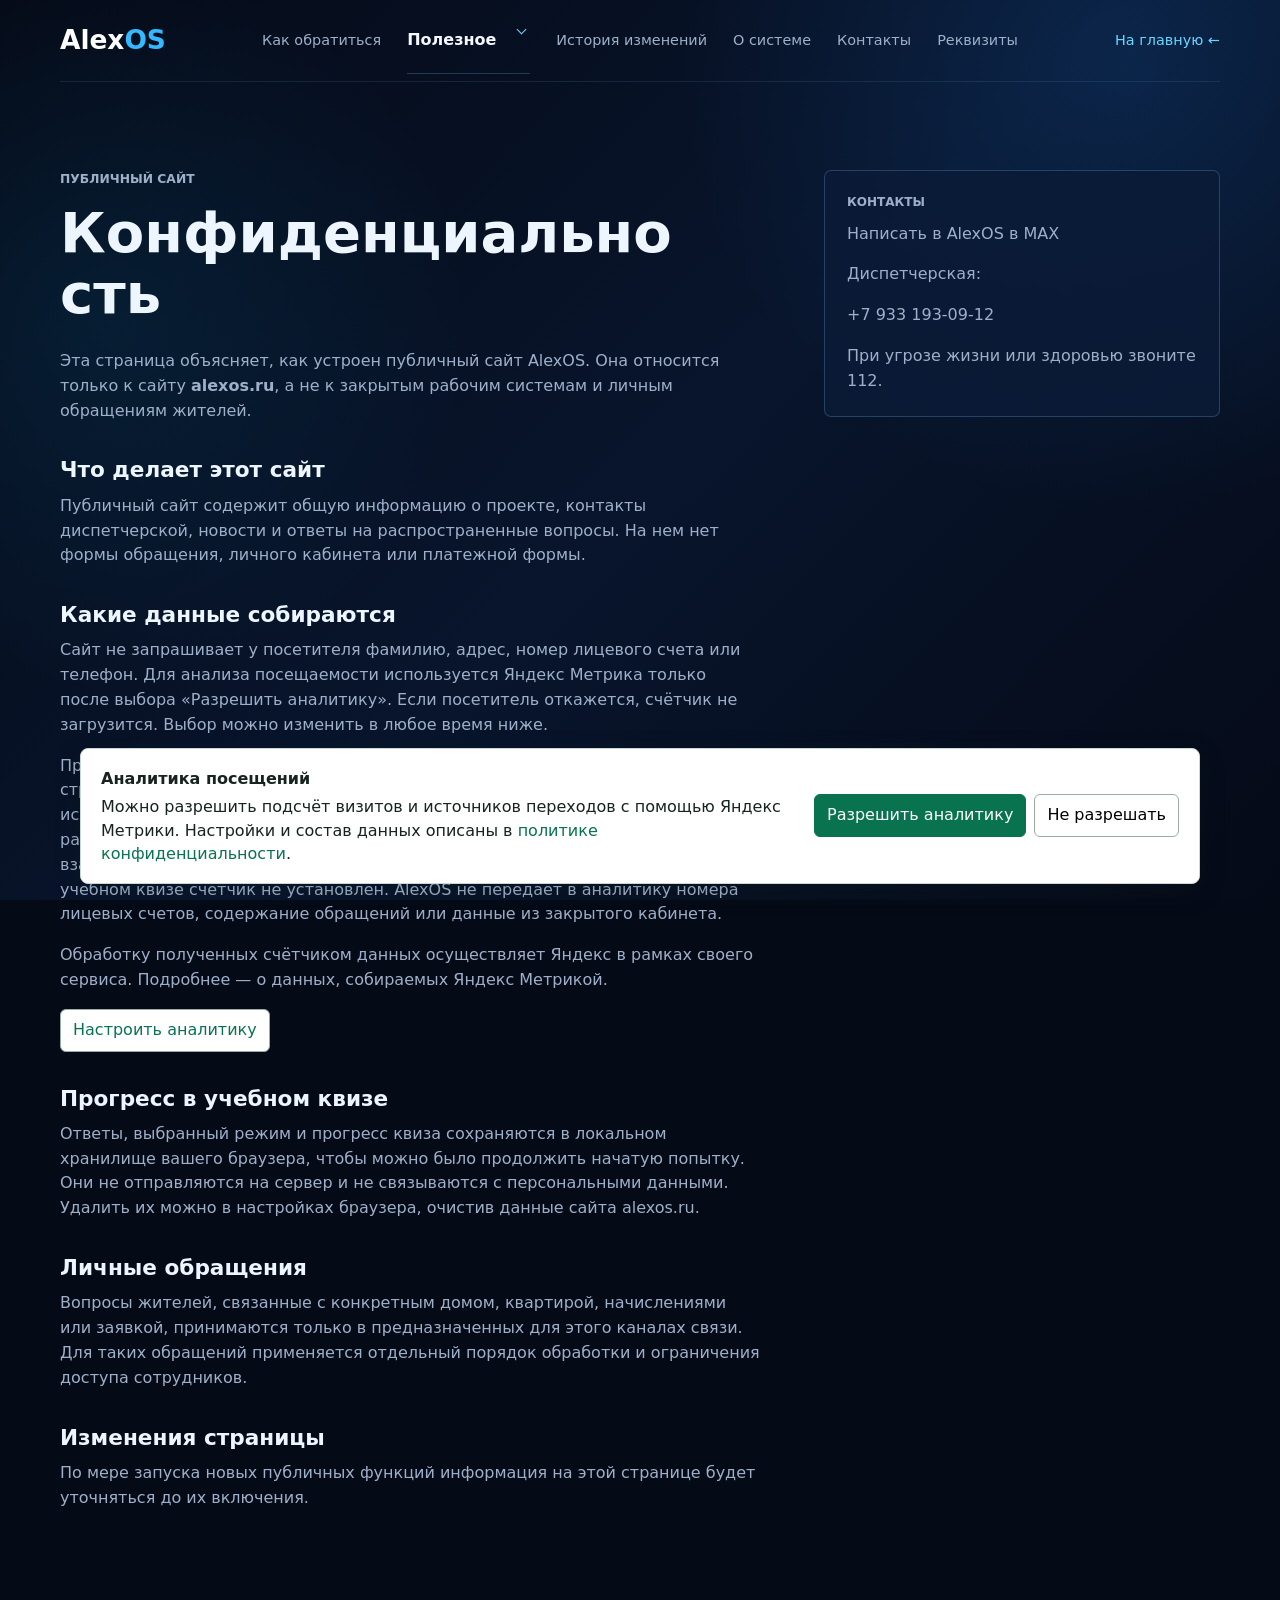
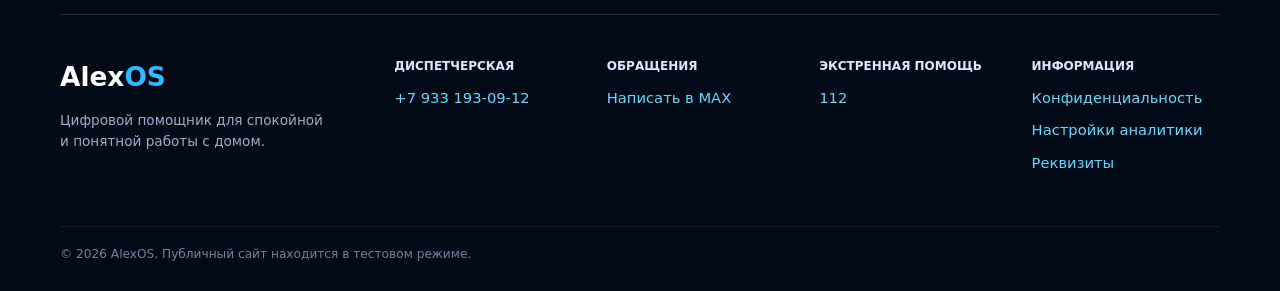
<file: privacy.html>
<!doctype html>
<html lang="ru">
  <head>
    <meta charset="utf-8">
    <meta name="viewport" content="width=device-width, initial-scale=1">
    <meta name="description" content="Информация о конфиденциальности на публичном сайте AlexOS.">
    <title>Конфиденциальность | AlexOS</title>
    <link rel="stylesheet" href="styles.css?v=20261117-menu">
    <script src="metrika-consent.js" defer></script>
    <link rel="stylesheet" href="analytics-consent.css">
  </head>
  <body>
    <header class="site-header">
      <a class="brand" href="index.html" aria-label="AlexOS, на главную">
        <span>Alex</span><strong>OS</strong>
      </a>
      <nav class="site-nav" aria-label="Основная навигация">
        <a href="residents.html">Как обратиться</a>
        <details class="nav-dropdown">
          <summary>Полезное</summary>
          <div class="nav-dropdown-menu">
            <a href="basics.html">ЖКХ просто</a>
            <a href="knowledge.html">База знаний</a>
            <a href="explore.html">3D-карта</a>
          </div>
        </details>
        <a href="updates.html">История изменений</a>
        <a href="index.html#about">О системе</a>
        <a href="index.html#contacts">Контакты</a>
        <a href="requisites.html">Реквизиты</a>
      </nav>
      <a class="header-link" href="index.html">На главную <span aria-hidden="true">&larr;</span></a>
    </header>

    <main class="privacy-page">
      <article>
        <p class="eyebrow">Публичный сайт</p>
        <h1>Конфиденциальность</h1>
        <p>Эта страница объясняет, как устроен публичный сайт AlexOS. Она относится только к сайту <strong>alexos.ru</strong>, а не к закрытым рабочим системам и личным обращениям жителей.</p>

        <h2>Что делает этот сайт</h2>
        <p>Публичный сайт содержит общую информацию о проекте, контакты диспетчерской, новости и ответы на распространенные вопросы. На нем нет формы обращения, личного кабинета или платежной формы.</p>

        <h2>Какие данные собираются</h2>
        <p>Сайт не запрашивает у посетителя фамилию, адрес, номер лицевого счета или телефон. Для анализа посещаемости используется Яндекс Метрика только после выбора «Разрешить аналитику». Если посетитель откажется, счётчик не загрузится. Выбор можно изменить в любое время ниже.</p>
        <p>При согласии счётчик получает сведения о просмотренных публичных страницах, источнике перехода, устройстве и браузере, а также может использовать cookie или локальное хранилище для подсчёта посещений и распознавания повторных визитов. На публичных страницах включена запись взаимодействия с сайтом (Вебвизор) и карта кликов. На странице входа MAX и в учебном квизе счётчик не установлен. AlexOS не передаёт в аналитику номера лицевых счетов, содержание обращений или данные из закрытого кабинета.</p>
        <p>Обработку полученных счётчиком данных осуществляет Яндекс в рамках своего сервиса. Подробнее — <a href="https://yandex.com/support/metrica/en/code/data-collected" rel="noopener">о данных, собираемых Яндекс Метрикой</a>.</p>
        <button class="analytics-settings" type="button" data-analytics-settings>Настроить аналитику</button>

        <h2>Прогресс в учебном квизе</h2>
        <p>Ответы, выбранный режим и прогресс квиза сохраняются в локальном хранилище вашего браузера, чтобы можно было продолжить начатую попытку. Они не отправляются на сервер и не связываются с персональными данными. Удалить их можно в настройках браузера, очистив данные сайта alexos.ru.</p>

        <h2>Личные обращения</h2>
        <p>Вопросы жителей, связанные с конкретным домом, квартирой, начислениями или заявкой, принимаются только в предназначенных для этого каналах связи. Для таких обращений применяется отдельный порядок обработки и ограничения доступа сотрудников.</p>

        <h2>Изменения страницы</h2>
        <p>По мере запуска новых публичных функций информация на этой странице будет уточняться до их включения.</p>
      </article>

      <aside class="privacy-aside">
        <p class="footer-label">Контакты</p>
        <p><a href="https://max.ru/id4246008141_bot" target="_blank" rel="noopener">Написать в AlexOS в MAX</a></p>
        <p>Диспетчерская:</p>
        <p><a href="tel:+79331930912">+7 933 193-09-12</a></p>
        <p>При угрозе жизни или здоровью звоните <a href="tel:112">112</a>.</p>
      </aside>
    </main>

    <footer class="site-footer">
      <div class="footer-brand">
        <a class="brand" href="index.html"><span>Alex</span><strong>OS</strong></a>
        <p>Цифровой помощник для спокойной и понятной работы с домом.</p>
      </div>
      <div>
        <p class="footer-label">Диспетчерская</p>
        <a href="tel:+79331930912">+7 933 193-09-12</a>
      </div>
      <div>
        <p class="footer-label">Обращения</p>
        <a href="https://max.ru/id4246008141_bot" target="_blank" rel="noopener">Написать в MAX</a>
      </div>
      <div>
        <p class="footer-label">Экстренная помощь</p>
        <a href="tel:112">112</a>
      </div>
      <div>
        <p class="footer-label">Информация</p>
        <a href="privacy.html">Конфиденциальность</a>
        <button class="footer-extra-link analytics-footer-settings" type="button" data-analytics-settings>Настройки аналитики</button>
        <a class="footer-extra-link" href="requisites.html">Реквизиты</a>
      </div>
      <p class="copyright">&copy; 2026 AlexOS. Публичный сайт находится в тестовом режиме.</p>
    </footer>
  </body>
</html>
</file>
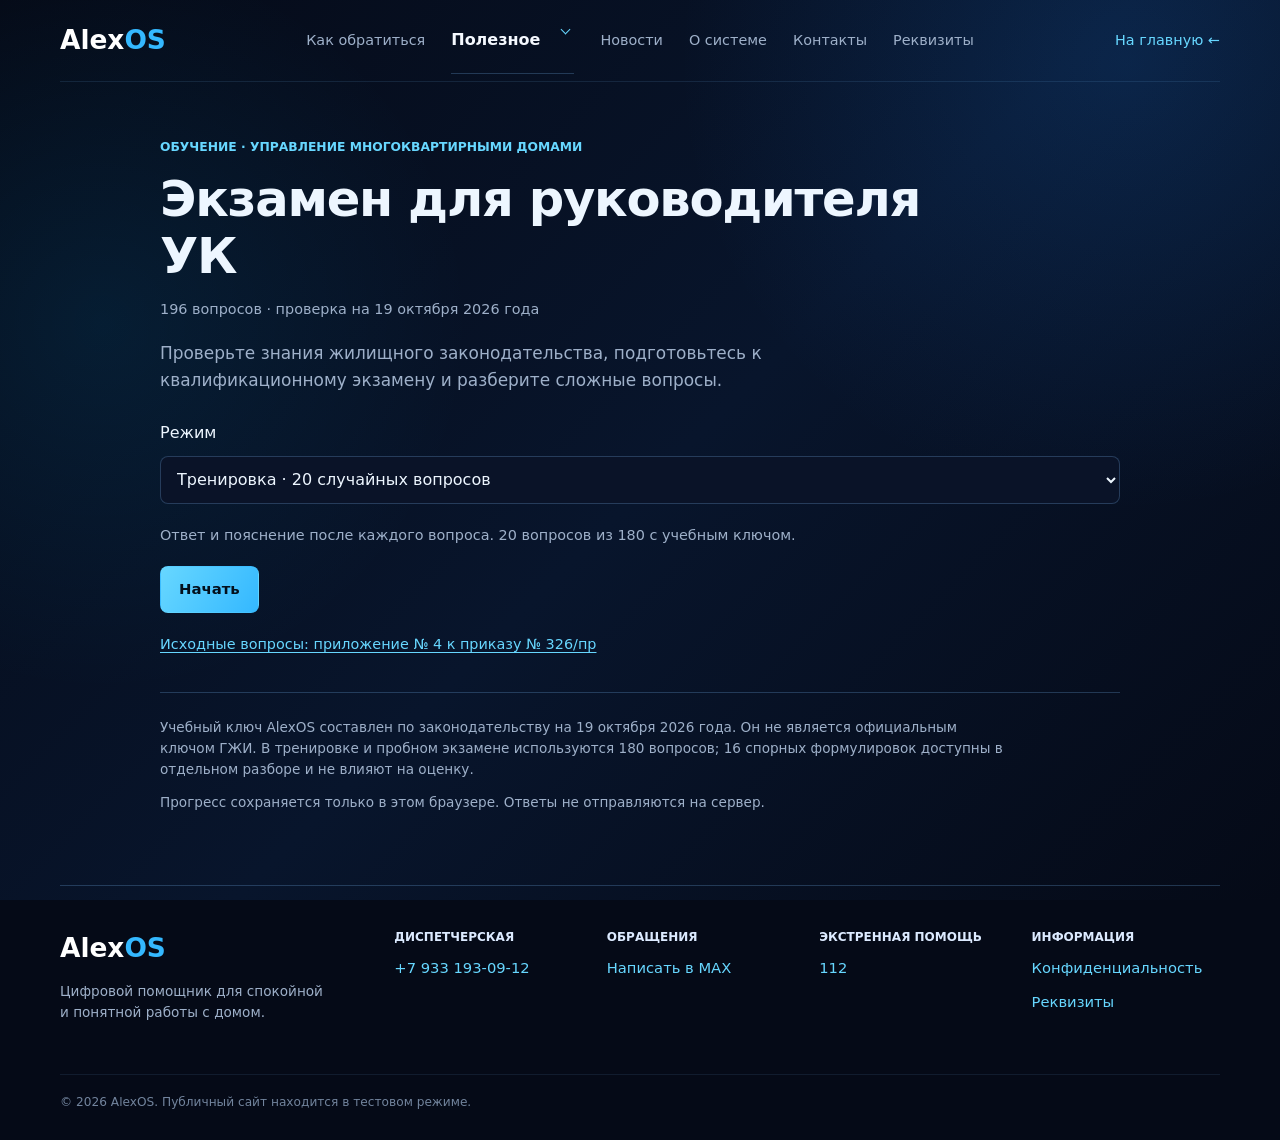
<file: quiz.html>
<!doctype html>
<html lang="ru">
<head>
  <meta charset="utf-8">
  <meta name="viewport" content="width=device-width, initial-scale=1">
  <meta name="description" content="Квиз ЖКХ AlexOS: 196 вопросов для подготовки руководителей управляющих организаций к квалификационному экзамену. Тренировка, пробный экзамен и ответы с пояснениями.">
  <title>Квалификационный экзамен ЖКХ — квиз | AlexOS</title>
  <link rel="canonical" href="https://alexos.ru/quiz.html">
  <link rel="stylesheet" href="styles.css?v=20261117-menu">
  <link rel="stylesheet" href="quiz.css">
  <script src="quiz-questions.js" defer></script>
  <script src="quiz.js" defer></script>
</head>
<body class="quiz-page">
<header class="site-header">
      <a class="brand" href="index.html" aria-label="AlexOS, на главную">
        <span>Alex</span><strong>OS</strong>
      </a>
      <nav class="site-nav" aria-label="Основная навигация">
        <a href="residents.html">Как обратиться</a>
        <details class="nav-dropdown">
          <summary>Полезное</summary>
          <div class="nav-dropdown-menu">
            <a href="basics.html">ЖКХ просто</a>
            <a href="knowledge.html">База знаний</a>
            <a href="explore.html">3D-карта</a>
          </div>
        </details>
        <a href="index.html#news">Новости</a>
        <a href="index.html#about">О системе</a>
        <a href="index.html#contacts">Контакты</a>
        <a href="requisites.html">Реквизиты</a>
      </nav>
      <a class="header-link" href="index.html">На главную <span aria-hidden="true">&larr;</span></a>
    </header>
<main class="quiz-main">
<div id="mkd-quiz-196">
  
  <div class="mq-stack">
    <div class="mq-top">
      <p class="eyebrow">Обучение · управление многоквартирными домами</p>
      <h1>Экзамен для руководителя УК</h1>
      <div class="text-small text-muted">196 вопросов · проверка на 19 октября 2026 года</div>
      <p class="quiz-lead">Проверьте знания жилищного законодательства, подготовьтесь к квалификационному экзамену и разберите сложные вопросы.</p>
    </div>
    <div id="mq-menu" class="mq-stack">
      <div class="viz-controls">
        <label class="form-label" for="mq-mode">Режим
          <select class="form-select" id="mq-mode">
            <option value="train">Тренировка · 20 случайных вопросов</option>
            <option value="exam">Пробный экзамен · 100 вопросов, 120 минут</option>
            <option value="all">Весь перечень · 196 вопросов по порядку</option>
            <option value="key">Ответы и пояснения · все 196 вопросов</option>
            <option value="review">Спорные вопросы · 16 разборов</option>
          </select>
        </label>
      </div>
      <div id="mq-mode-info" class="text-small text-muted"></div>
      <div class="viz-row">
        <button type="button" class="btn btn-primary" id="mq-start">Начать</button>
        <button type="button" class="btn" id="mq-resume" hidden>Продолжить</button>
      </div>
      <div class="text-small mq-links"><a href="https://gosgil42.ru/upload/iblock/775/94o8j4n6w2cd2d903wxrm2t3mg7i073z.pdf#page=12" target="_blank" rel="noopener noreferrer">Исходные вопросы: приложение № 4 к приказу № 326/пр</a></div>
    </div>
    <div id="mq-session" class="mq-stack" hidden>
      <div class="viz-row text-small">
        <span id="mq-position" class="tabular-nums"></span>
        <span id="mq-score" class="tabular-nums"></span>
        <span id="mq-clock" class="tabular-nums" hidden></span>
        <button type="button" class="btn btn-ghost" id="mq-menu-button">К выбору режима</button>
      </div>
      <div class="progress" id="mq-progress" role="progressbar" aria-label="Прогресс прохождения" aria-valuemin="0" aria-valuemax="100" aria-valuenow="0"><div class="progress-bar" id="mq-bar" style="width:0%"></div></div>
      <div class="viz-controls" id="mq-jump-wrap" hidden>
        <label class="form-label" for="mq-jump">Вопрос из перечня
          <select class="form-select" id="mq-jump"></select>
        </label>
      </div>
      <div class="text-small text-muted" id="mq-tag"></div>
      <fieldset>
        <legend class="mq-q" id="mq-question"></legend>
        <div class="mq-options" id="mq-options"></div>
      </fieldset>
      <div id="mq-feedback" class="mq-note mq-stack" aria-live="polite" hidden></div>
      <div class="viz-row">
        <button type="button" class="btn btn-primary" id="mq-check">Проверить ответ</button>
        <button type="button" class="btn" id="mq-prev">Назад</button>
        <button type="button" class="btn" id="mq-next">Далее</button>
        <button type="button" class="btn btn-ghost" id="mq-finish">Завершить</button>
      </div>
    </div>
    <div id="mq-results" class="mq-stack" hidden aria-live="polite">
      <h3 id="mq-result-title"></h3>
      <div class="tabular-nums" id="mq-result-score"></div>
      <div class="text-small text-muted" id="mq-result-detail"></div>
      <div class="viz-row">
        <button type="button" class="btn btn-primary" id="mq-repeat">Повторить ошибки</button>
        <button type="button" class="btn" id="mq-view-answers">Посмотреть ответы</button>
        <button type="button" class="btn btn-ghost" id="mq-results-menu">К выбору режима</button>
      </div>
      <div id="mq-mistake-wrap" class="mq-stack" hidden>
        <div class="text-small">Ошибки и пропуски — нажмите номер для разбора</div>
        <div class="mq-jumps" id="mq-mistakes"></div>
      </div>
    </div>
  </div>
  
  
</div>

  <aside class="quiz-context" aria-label="О тренажёре">
    <p>Учебный ключ AlexOS составлен по законодательству на 19 октября 2026 года. Он не является официальным ключом ГЖИ. В тренировке и пробном экзамене используются 180 вопросов; 16 спорных формулировок доступны в отдельном разборе и не влияют на оценку.</p>
    <p id="mq-storage-note">Прогресс сохраняется только в этом браузере. Ответы не отправляются на сервер.</p>
  </aside>
  <noscript><p class="quiz-noscript">Для работы квиза включите JavaScript в настройках браузера. <a href="https://gosgil42.ru/upload/iblock/775/94o8j4n6w2cd2d903wxrm2t3mg7i073z.pdf#page=12" target="_blank" rel="noopener noreferrer">Открыть исходный перечень вопросов в PDF</a>.</p></noscript>
</main>
<footer class="site-footer">
      <div class="footer-brand">
        <a class="brand" href="index.html"><span>Alex</span><strong>OS</strong></a>
        <p>Цифровой помощник для спокойной и понятной работы с домом.</p>
      </div>
      <div>
        <p class="footer-label">Диспетчерская</p>
        <a href="tel:+79331930912">+7 933 193-09-12</a>
      </div>
      <div>
        <p class="footer-label">Обращения</p>
        <a href="https://max.ru/id4246008141_bot" target="_blank" rel="noopener">Написать в MAX</a>
      </div>
      <div>
        <p class="footer-label">Экстренная помощь</p>
        <a href="tel:112">112</a>
      </div>
      <div>
        <p class="footer-label">Информация</p>
        <a href="privacy.html">Конфиденциальность</a>
        <a class="footer-extra-link" href="requisites.html">Реквизиты</a>
      </div>
      <p class="copyright">&copy; 2026 AlexOS. Публичный сайт находится в тестовом режиме.</p>
    </footer>
</body>
</html>
</file>
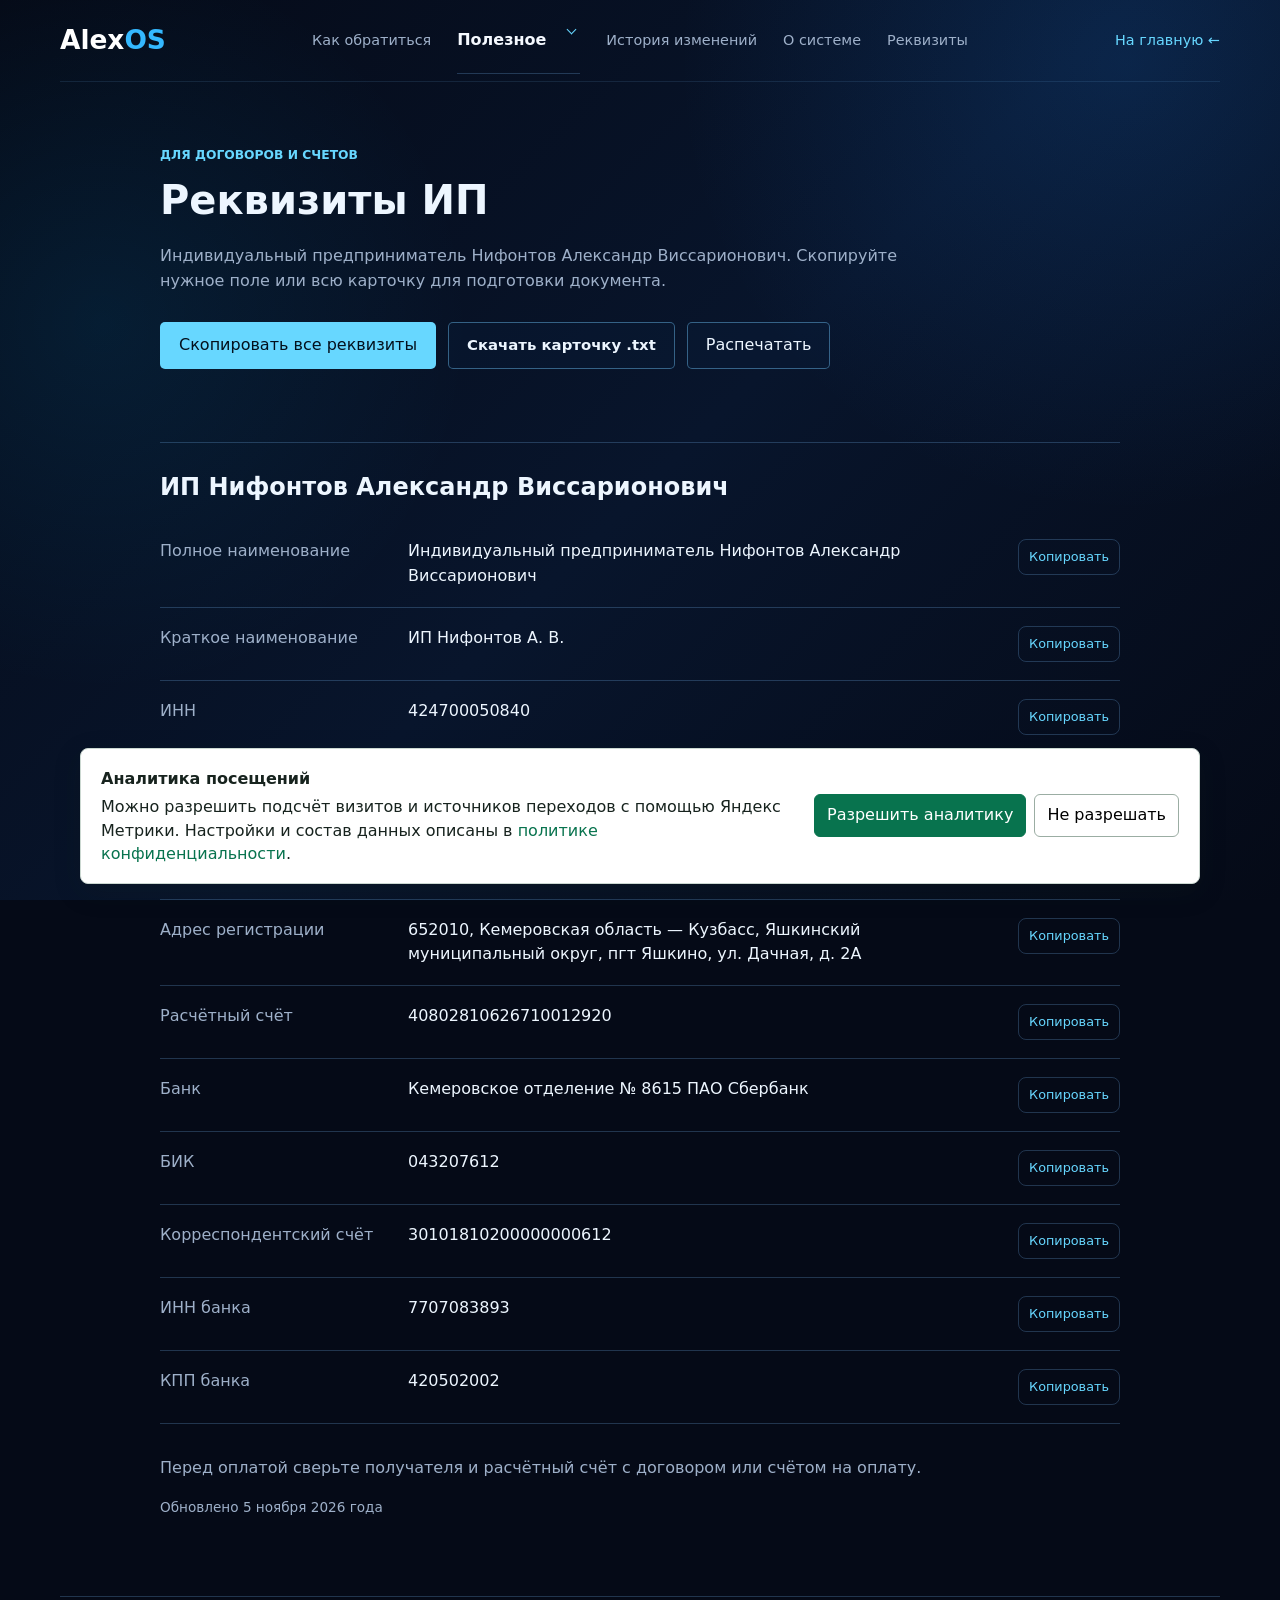
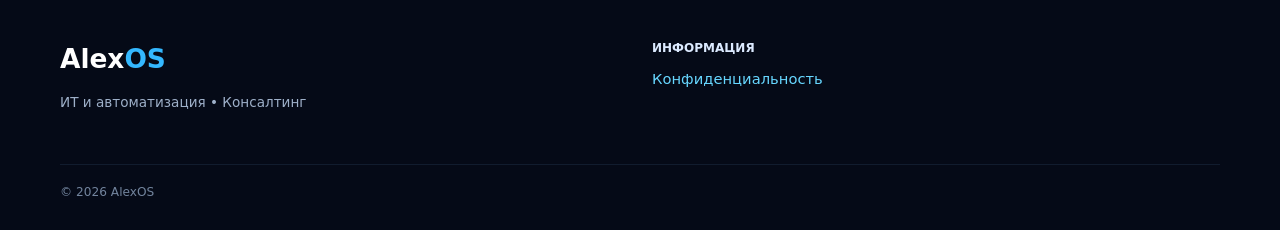
<file: requisites.html>
<!doctype html>
<html lang="ru">
  <head>
    <meta charset="utf-8">
    <meta name="viewport" content="width=device-width, initial-scale=1">
    <meta name="description" content="Реквизиты ИП Нифонтова Александра Виссарионовича для договоров и счетов. Копирование отдельных полей и всей карточки.">
    <title>Реквизиты ИП Нифонтова | AlexOS</title>
    <link rel="canonical" href="https://alexos.ru/requisites.html">
    <script src="requisites.js" defer></script>
    <script src="metrika-consent.js" defer></script>
    <link rel="stylesheet" href="styles.css?v=20261117-menu">
    <link rel="stylesheet" href="analytics-consent.css">
    <link rel="stylesheet" href="requisites.css">
  </head>
  <body>
    <header class="site-header">
      <a class="brand" href="index.html" aria-label="AlexOS, на главную"><span>Alex</span><strong>OS</strong></a>
      <nav class="site-nav" aria-label="Основная навигация">
        <a href="residents.html">Как обратиться</a>
        <details class="nav-dropdown">
          <summary>Полезное</summary>
          <div class="nav-dropdown-menu">
            <a href="basics.html">ЖКХ просто</a>
            <a href="knowledge.html">База знаний</a>
            <a href="explore.html">3D-карта</a>
          </div>
        </details>
        <a href="updates.html">История изменений</a>
        <a href="index.html#about">О системе</a>
        <a href="requisites.html" aria-current="page">Реквизиты</a>
      </nav>
      <a class="header-link" href="index.html">На главную <span aria-hidden="true">&larr;</span></a>
    </header>
    <main class="requisites-page">
      <p class="eyebrow">Для договоров и счетов</p>
      <h1>Реквизиты ИП</h1>
      <p class="requisites-lead">Индивидуальный предприниматель Нифонтов Александр Виссарионович. Скопируйте нужное поле или всю карточку для подготовки документа.</p>
      <div class="requisites-actions">
        <button type="button" class="button button-primary" id="copy-all" hidden>Скопировать все реквизиты</button>
        <a class="button button-quiet" href="requisites-ip.txt" download>Скачать карточку .txt</a>
        <button type="button" class="button button-quiet" id="print-requisites" hidden>Распечатать</button>
      </div>
      <p class="copy-status" id="copy-status" role="status" aria-live="polite"></p>
      <section class="requisites-section" aria-labelledby="ip-title">
        <h2 id="ip-title">ИП Нифонтов Александр Виссарионович</h2>
        <dl class="requisites-data">
          <div class="requisite-row"><dt>Полное наименование</dt><dd><span id="requisite-0" class="requisite-value">Индивидуальный предприниматель Нифонтов Александр Виссарионович</span><button type="button" class="copy-field" data-copy="requisite-0" aria-label="Скопировать: Полное наименование" hidden>Копировать</button></dd></div>
          <div class="requisite-row"><dt>Краткое наименование</dt><dd><span id="requisite-1" class="requisite-value">ИП Нифонтов А. В.</span><button type="button" class="copy-field" data-copy="requisite-1" aria-label="Скопировать: Краткое наименование" hidden>Копировать</button></dd></div>
          <div class="requisite-row"><dt>ИНН</dt><dd><span id="requisite-2" class="requisite-value">424700050840</span><button type="button" class="copy-field" data-copy="requisite-2" aria-label="Скопировать: ИНН" hidden>Копировать</button></dd></div>
          <div class="requisite-row"><dt>ОГРНИП</dt><dd><span id="requisite-3" class="requisite-value">326420500115657</span><button type="button" class="copy-field" data-copy="requisite-3" aria-label="Скопировать: ОГРНИП" hidden>Копировать</button></dd></div>
          <div class="requisite-row"><dt>КПП ИП</dt><dd><span id="requisite-4" class="requisite-value">Не присваивается</span><button type="button" class="copy-field" data-copy="requisite-4" aria-label="Скопировать: КПП ИП" hidden>Копировать</button></dd></div>
          <div class="requisite-row"><dt>Адрес регистрации</dt><dd><span id="requisite-5" class="requisite-value">652010, Кемеровская область — Кузбасс, Яшкинский муниципальный округ, пгт Яшкино, ул. Дачная, д. 2А</span><button type="button" class="copy-field" data-copy="requisite-5" aria-label="Скопировать: Адрес регистрации" hidden>Копировать</button></dd></div>
          <div class="requisite-row"><dt>Расчётный счёт</dt><dd><span id="requisite-6" class="requisite-value">40802810626710012920</span><button type="button" class="copy-field" data-copy="requisite-6" aria-label="Скопировать: Расчётный счёт" hidden>Копировать</button></dd></div>
          <div class="requisite-row"><dt>Банк</dt><dd><span id="requisite-7" class="requisite-value">Кемеровское отделение № 8615 ПАО Сбербанк</span><button type="button" class="copy-field" data-copy="requisite-7" aria-label="Скопировать: Банк" hidden>Копировать</button></dd></div>
          <div class="requisite-row"><dt>БИК</dt><dd><span id="requisite-8" class="requisite-value">043207612</span><button type="button" class="copy-field" data-copy="requisite-8" aria-label="Скопировать: БИК" hidden>Копировать</button></dd></div>
          <div class="requisite-row"><dt>Корреспондентский счёт</dt><dd><span id="requisite-9" class="requisite-value">30101810200000000612</span><button type="button" class="copy-field" data-copy="requisite-9" aria-label="Скопировать: Корреспондентский счёт" hidden>Копировать</button></dd></div>
          <div class="requisite-row"><dt>ИНН банка</dt><dd><span id="requisite-10" class="requisite-value">7707083893</span><button type="button" class="copy-field" data-copy="requisite-10" aria-label="Скопировать: ИНН банка" hidden>Копировать</button></dd></div>
          <div class="requisite-row"><dt>КПП банка</dt><dd><span id="requisite-11" class="requisite-value">420502002</span><button type="button" class="copy-field" data-copy="requisite-11" aria-label="Скопировать: КПП банка" hidden>Копировать</button></dd></div>
        </dl>
      </section>
      <p class="requisites-note">Перед оплатой сверьте получателя и расчётный счёт с договором или счётом на оплату.</p>
      <p class="requisites-updated">Обновлено 5 ноября 2026 года</p>
    </main>
    <footer class="site-footer requisites-footer">
      <div class="footer-brand"><a class="brand" href="index.html"><span>Alex</span><strong>OS</strong></a><p>ИТ и автоматизация • Консалтинг</p></div>
      <div><p class="footer-label">Информация</p><a href="privacy.html">Конфиденциальность</a></div>
      <p class="copyright">&copy; 2026 AlexOS</p>
    </footer>
  </body>
</html>
</file>
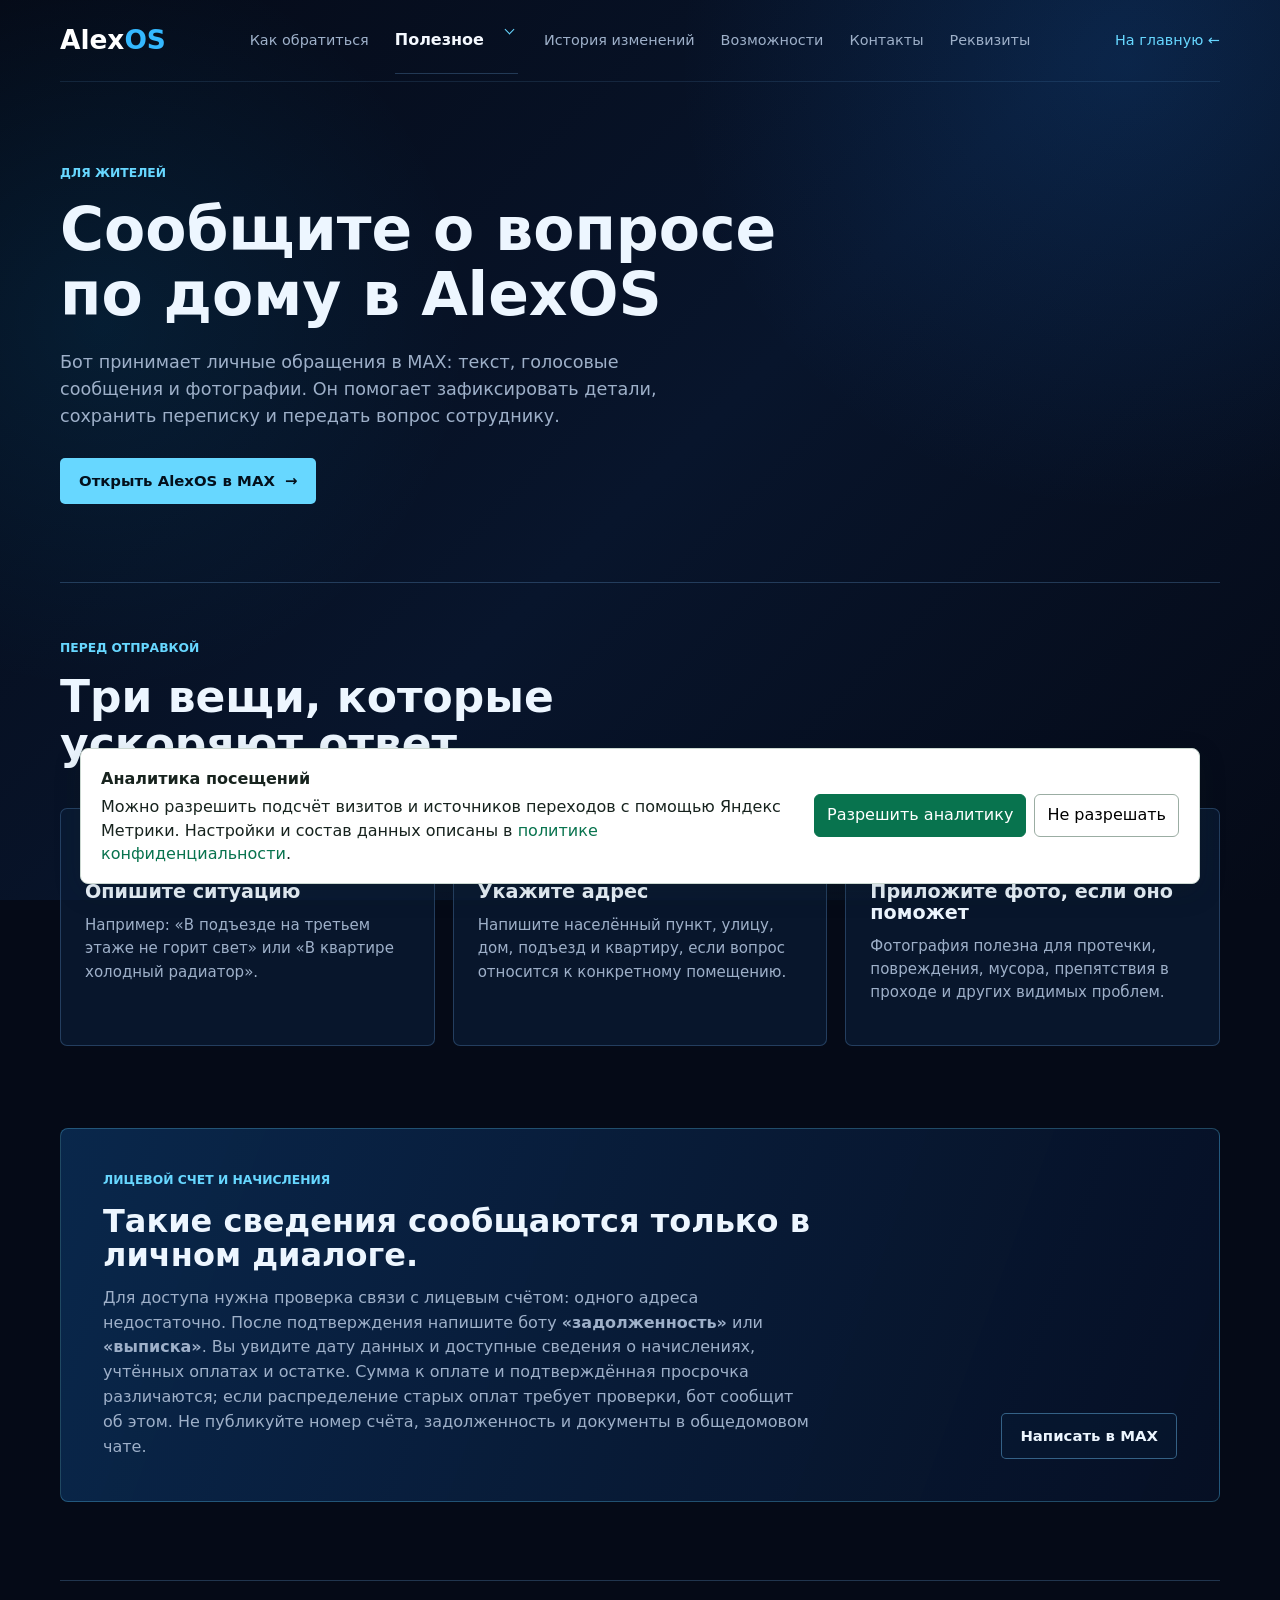
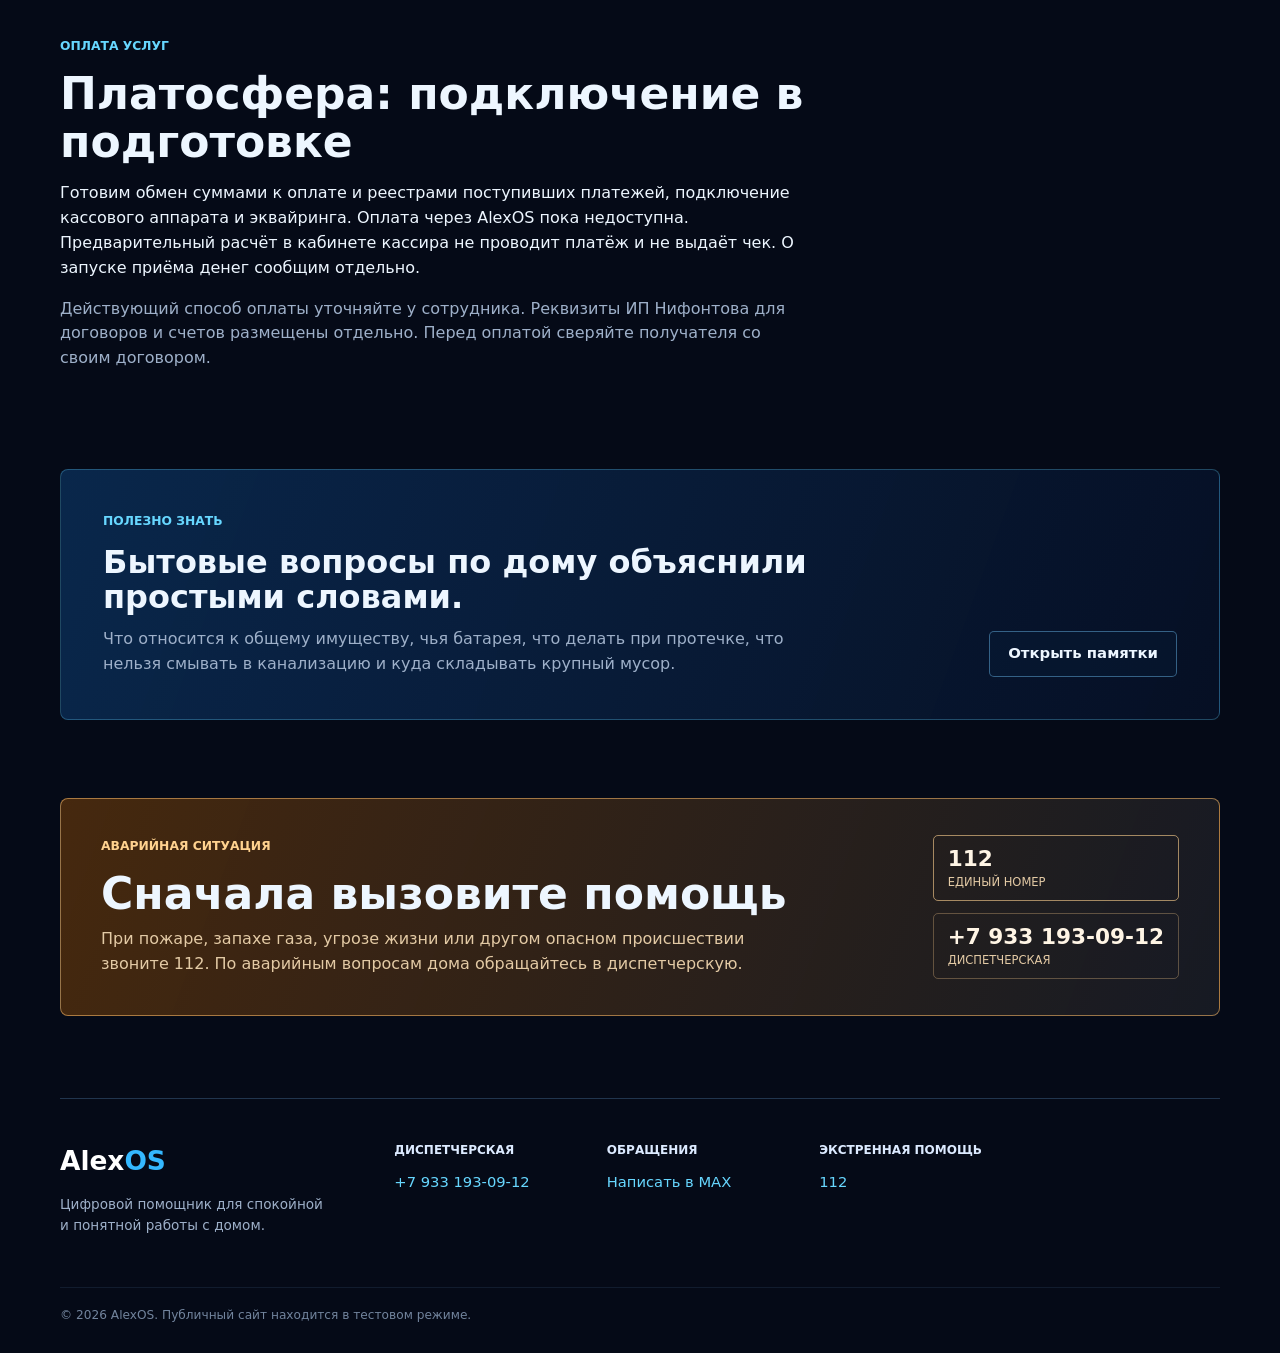
<file: residents.html>
<!doctype html>
<html lang="ru">
  <head>
    <meta charset="utf-8">
    <meta name="viewport" content="width=device-width, initial-scale=1">
    <meta name="description" content="Как направить обращение в AlexOS через MAX.">
    <title>Как обратиться | AlexOS</title>
    <link rel="stylesheet" href="styles.css?v=20261117-menu">
    <link rel="stylesheet" href="analytics-consent.css">
    <script src="metrika-consent.js" defer></script>
  </head>
  <body>
    <header class="site-header">
      <a class="brand" href="index.html" aria-label="AlexOS, на главную">
        <span>Alex</span><strong>OS</strong>
      </a>
      <nav class="site-nav" aria-label="Основная навигация">
        <a href="residents.html" aria-current="page">Как обратиться</a>
        <details class="nav-dropdown">
          <summary>Полезное</summary>
          <div class="nav-dropdown-menu">
            <a href="basics.html">ЖКХ просто</a>
            <a href="knowledge.html">База знаний</a>
            <a href="explore.html">3D-карта</a>
          </div>
        </details>
        <a href="updates.html">История изменений</a>
        <a href="index.html#about">Возможности</a>
        <a href="index.html#contacts">Контакты</a>
        <a href="requisites.html">Реквизиты</a>
      </nav>
      <a class="header-link" href="index.html">На главную <span aria-hidden="true">&larr;</span></a>
    </header>

    <main class="residents-page">
      <section class="residents-intro">
        <p class="eyebrow">Для жителей</p>
        <h1>Сообщите о вопросе по дому в AlexOS</h1>
        <p>Бот принимает личные обращения в MAX: текст, голосовые сообщения и фотографии. Он помогает зафиксировать детали, сохранить переписку и передать вопрос сотруднику.</p>
        <a class="button button-primary" href="https://max.ru/id4246008141_bot" target="_blank" rel="noopener">Открыть AlexOS в MAX <span aria-hidden="true">&rarr;</span></a>
      </section>

      <section class="resident-guide" aria-labelledby="guide-title">
        <div class="section-heading">
          <p class="eyebrow">Перед отправкой</p>
          <h2 id="guide-title">Три вещи, которые ускоряют ответ</h2>
        </div>
        <ol class="guide-list">
          <li>
            <span>01</span>
            <div>
              <h3>Опишите ситуацию</h3>
              <p>Например: «В подъезде на третьем этаже не горит свет» или «В квартире холодный радиатор».</p>
            </div>
          </li>
          <li>
            <span>02</span>
            <div>
              <h3>Укажите адрес</h3>
              <p>Напишите населённый пункт, улицу, дом, подъезд и квартиру, если вопрос относится к конкретному помещению.</p>
            </div>
          </li>
          <li>
            <span>03</span>
            <div>
              <h3>Приложите фото, если оно поможет</h3>
              <p>Фотография полезна для протечки, повреждения, мусора, препятствия в проходе и других видимых проблем.</p>
            </div>
          </li>
        </ol>
      </section>

      <section class="resident-note">
        <div>
          <p class="eyebrow">Лицевой счет и начисления</p>
          <h2>Такие сведения сообщаются только в личном диалоге.</h2>
          <p>Для доступа нужна проверка связи с лицевым счётом: одного адреса недостаточно. После подтверждения напишите боту <strong>«задолженность»</strong> или <strong>«выписка»</strong>. Вы увидите дату данных и доступные сведения о начислениях, учтённых оплатах и остатке. Сумма к оплате и подтверждённая просрочка различаются; если распределение старых оплат требует проверки, бот сообщит об этом. Не публикуйте номер счёта, задолженность и документы в общедомовом чате.</p>
        </div>
        <a class="button button-quiet" href="https://max.ru/id4246008141_bot" target="_blank" rel="noopener">Написать в MAX</a>
      </section>

      <section class="resident-guide" aria-labelledby="payment-title">
        <div class="section-heading">
          <p class="eyebrow">Оплата услуг</p>
          <h2 id="payment-title">Платосфера: подключение в подготовке</h2>
          <p>Готовим обмен суммами к оплате и реестрами поступивших платежей, подключение кассового аппарата и эквайринга. Оплата через AlexOS пока недоступна. Предварительный расчёт в кабинете кассира не проводит платёж и не выдаёт чек. О запуске приёма денег сообщим отдельно.</p>
          <p>Действующий способ оплаты уточняйте у сотрудника. <a href="requisites.html">Реквизиты ИП Нифонтова для договоров и счетов</a> размещены отдельно. Перед оплатой сверяйте получателя со своим договором.</p>
        </div>
      </section>

      <section class="resident-note">
        <div>
          <p class="eyebrow">Полезно знать</p>
          <h2>Бытовые вопросы по дому объяснили простыми словами.</h2>
          <p>Что относится к общему имуществу, чья батарея, что делать при протечке, что нельзя смывать в канализацию и куда складывать крупный мусор.</p>
        </div>
        <a class="button button-quiet" href="basics.html">Открыть памятки</a>
      </section>

      <section class="emergency resident-emergency" aria-labelledby="resident-emergency-title">
        <div>
          <p class="eyebrow">Аварийная ситуация</p>
          <h2 id="resident-emergency-title">Сначала вызовите помощь</h2>
          <p>При пожаре, запахе газа, угрозе жизни или другом опасном происшествии звоните 112. По аварийным вопросам дома обращайтесь в диспетчерскую.</p>
        </div>
        <div class="emergency-actions">
          <a class="emergency-number" href="tel:112">112 <span>единый номер</span></a>
          <a class="emergency-number secondary" href="tel:+79331930912">+7 933 193-09-12 <span>диспетчерская</span></a>
        </div>
      </section>
    </main>

    <footer class="site-footer" id="contacts">
      <div class="footer-brand">
        <a class="brand" href="index.html"><span>Alex</span><strong>OS</strong></a>
        <p>Цифровой помощник для спокойной и понятной работы с домом.</p>
      </div>
      <div>
        <p class="footer-label">Диспетчерская</p>
        <a href="tel:+79331930912">+7 933 193-09-12</a>
      </div>
      <div>
        <p class="footer-label">Обращения</p>
        <a href="https://max.ru/id4246008141_bot" target="_blank" rel="noopener">Написать в MAX</a>
      </div>
      <div>
        <p class="footer-label">Экстренная помощь</p>
        <a href="tel:112">112</a>
      </div>
      <p class="copyright">&copy; 2026 AlexOS. Публичный сайт находится в тестовом режиме.</p>
    </footer>
  </body>
</html>
</file>
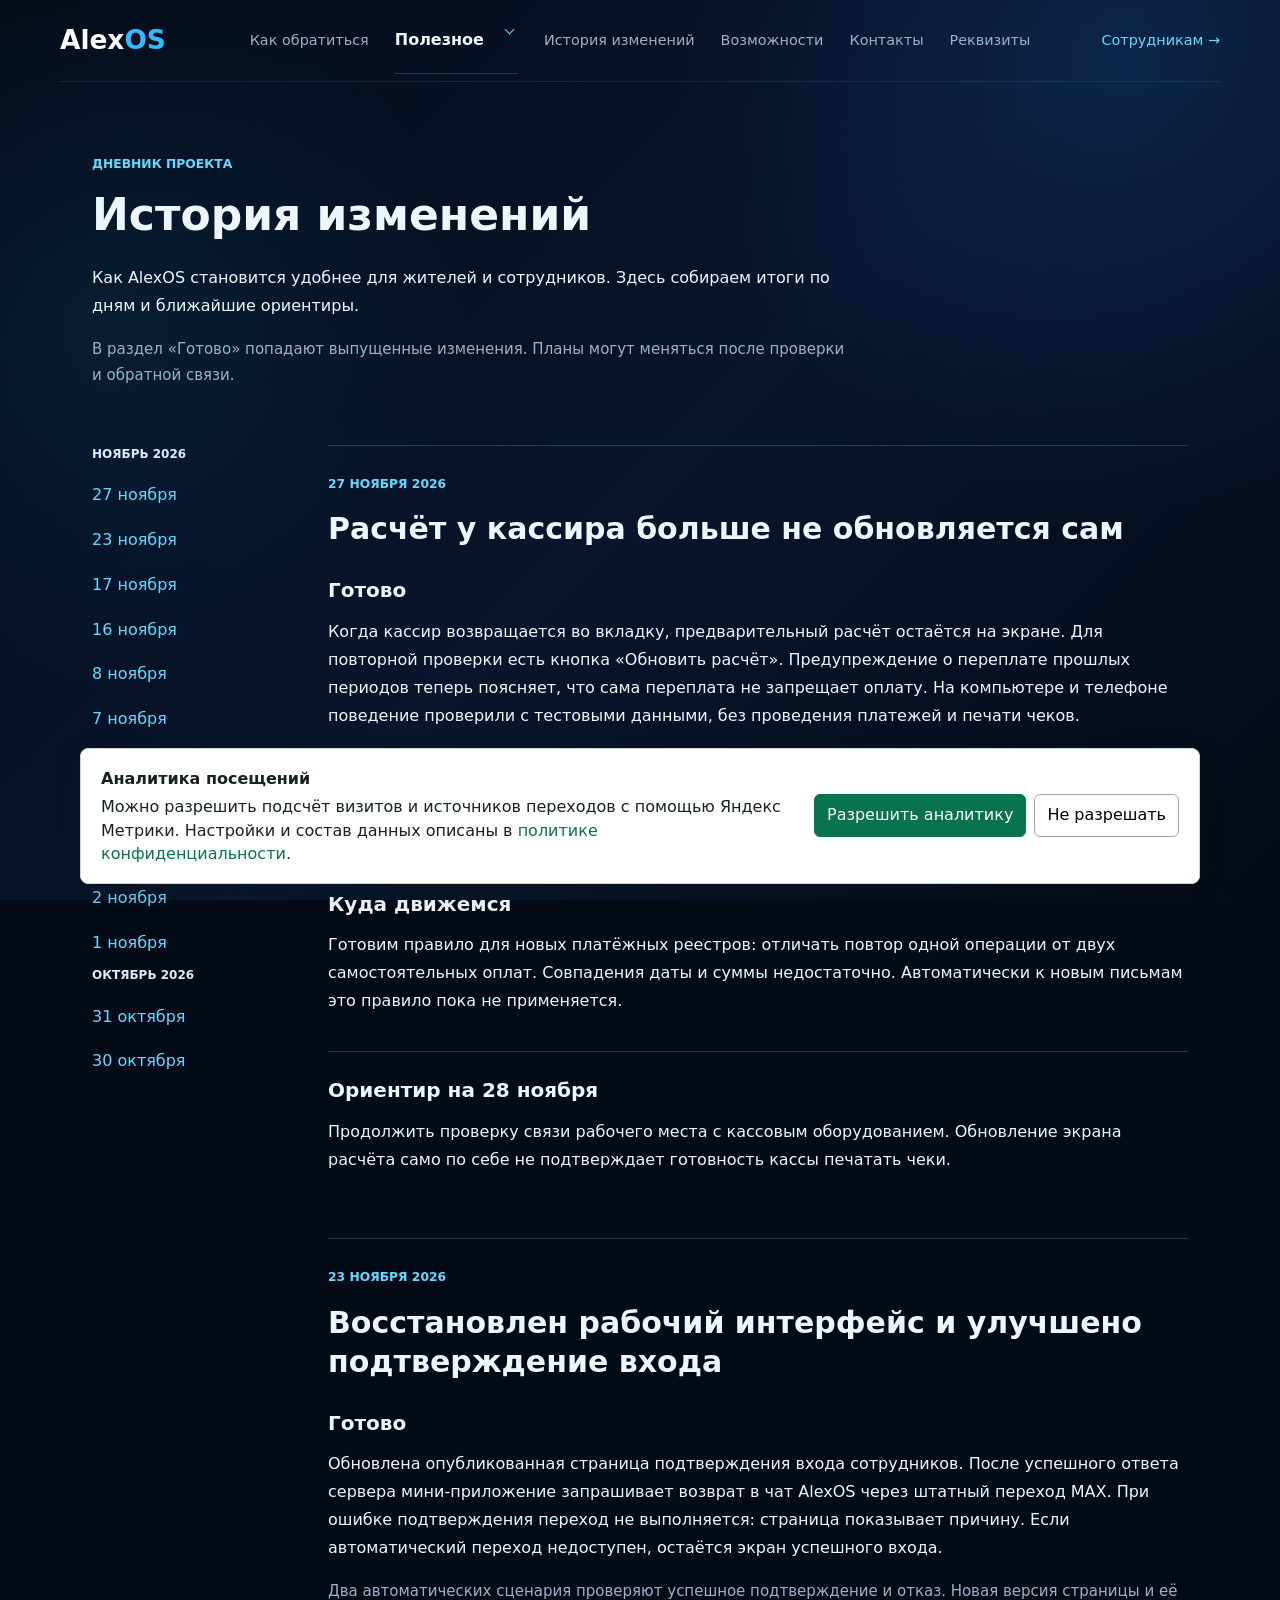
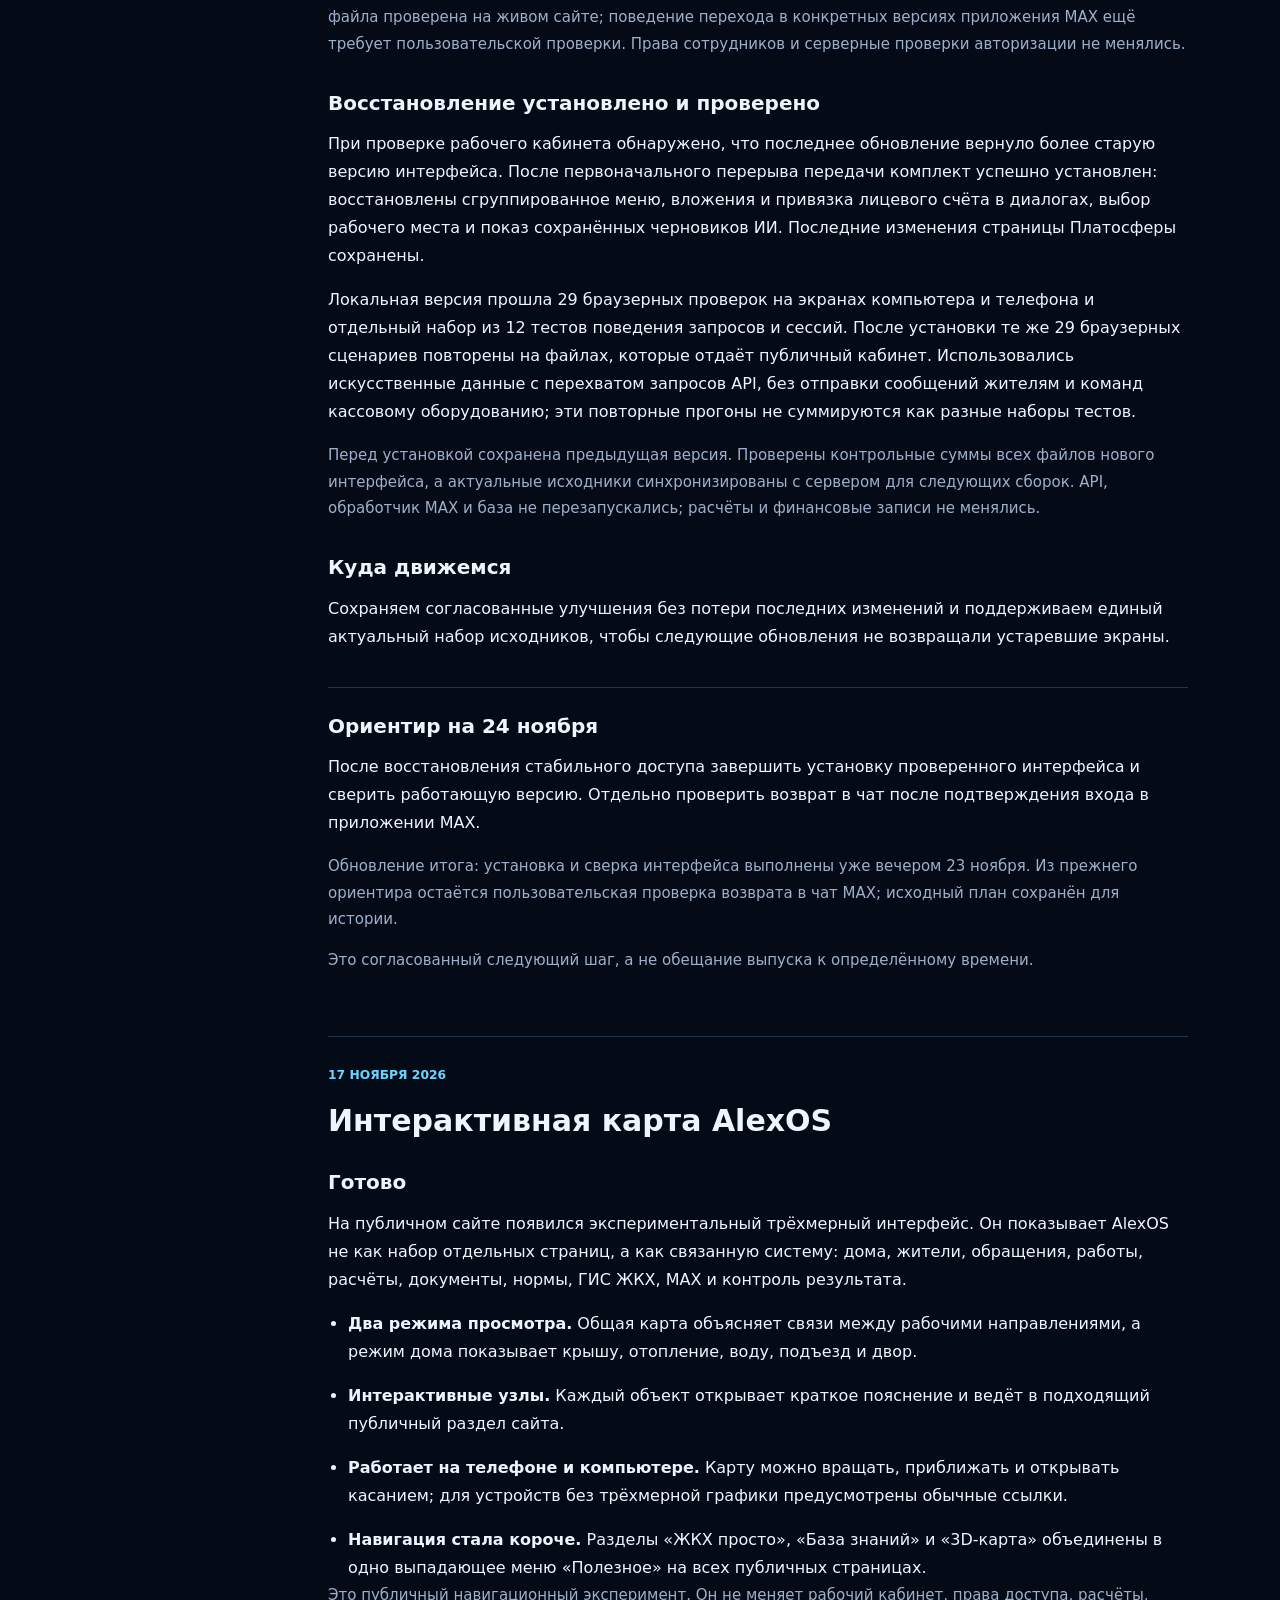
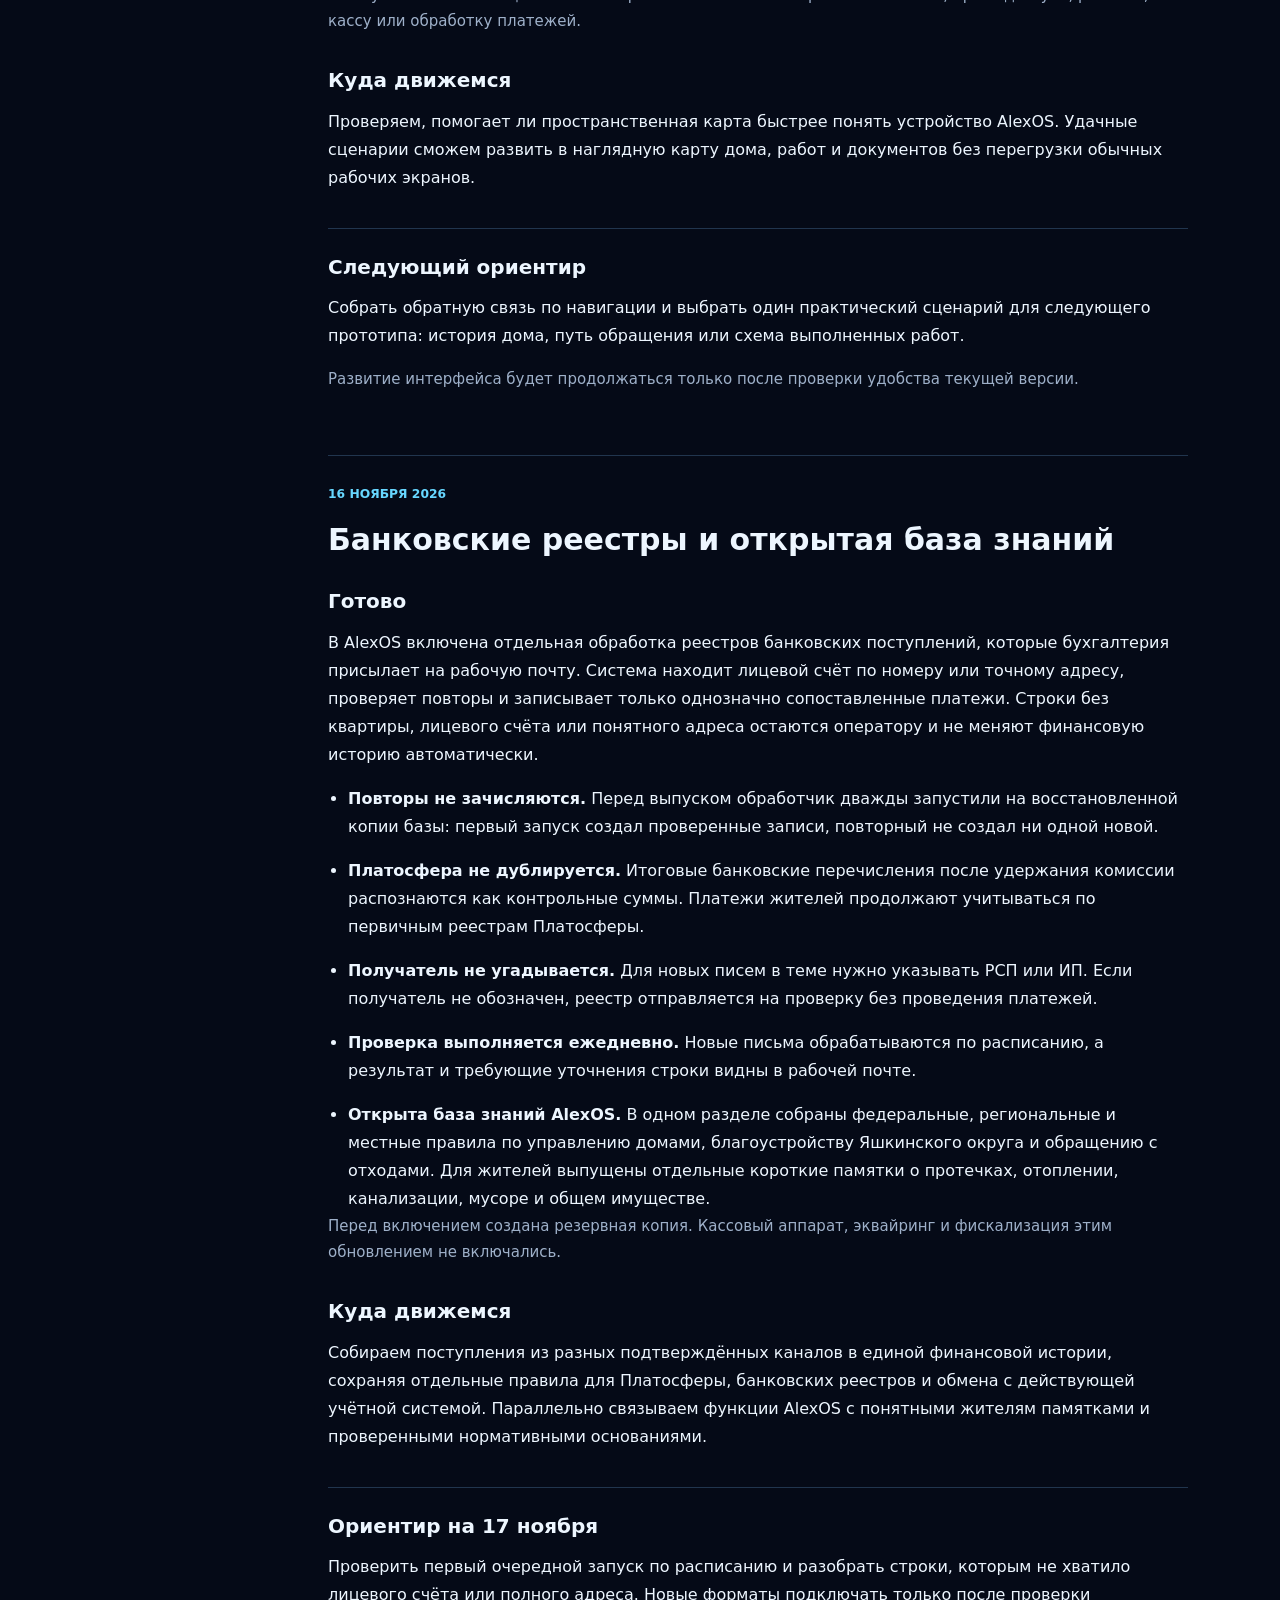
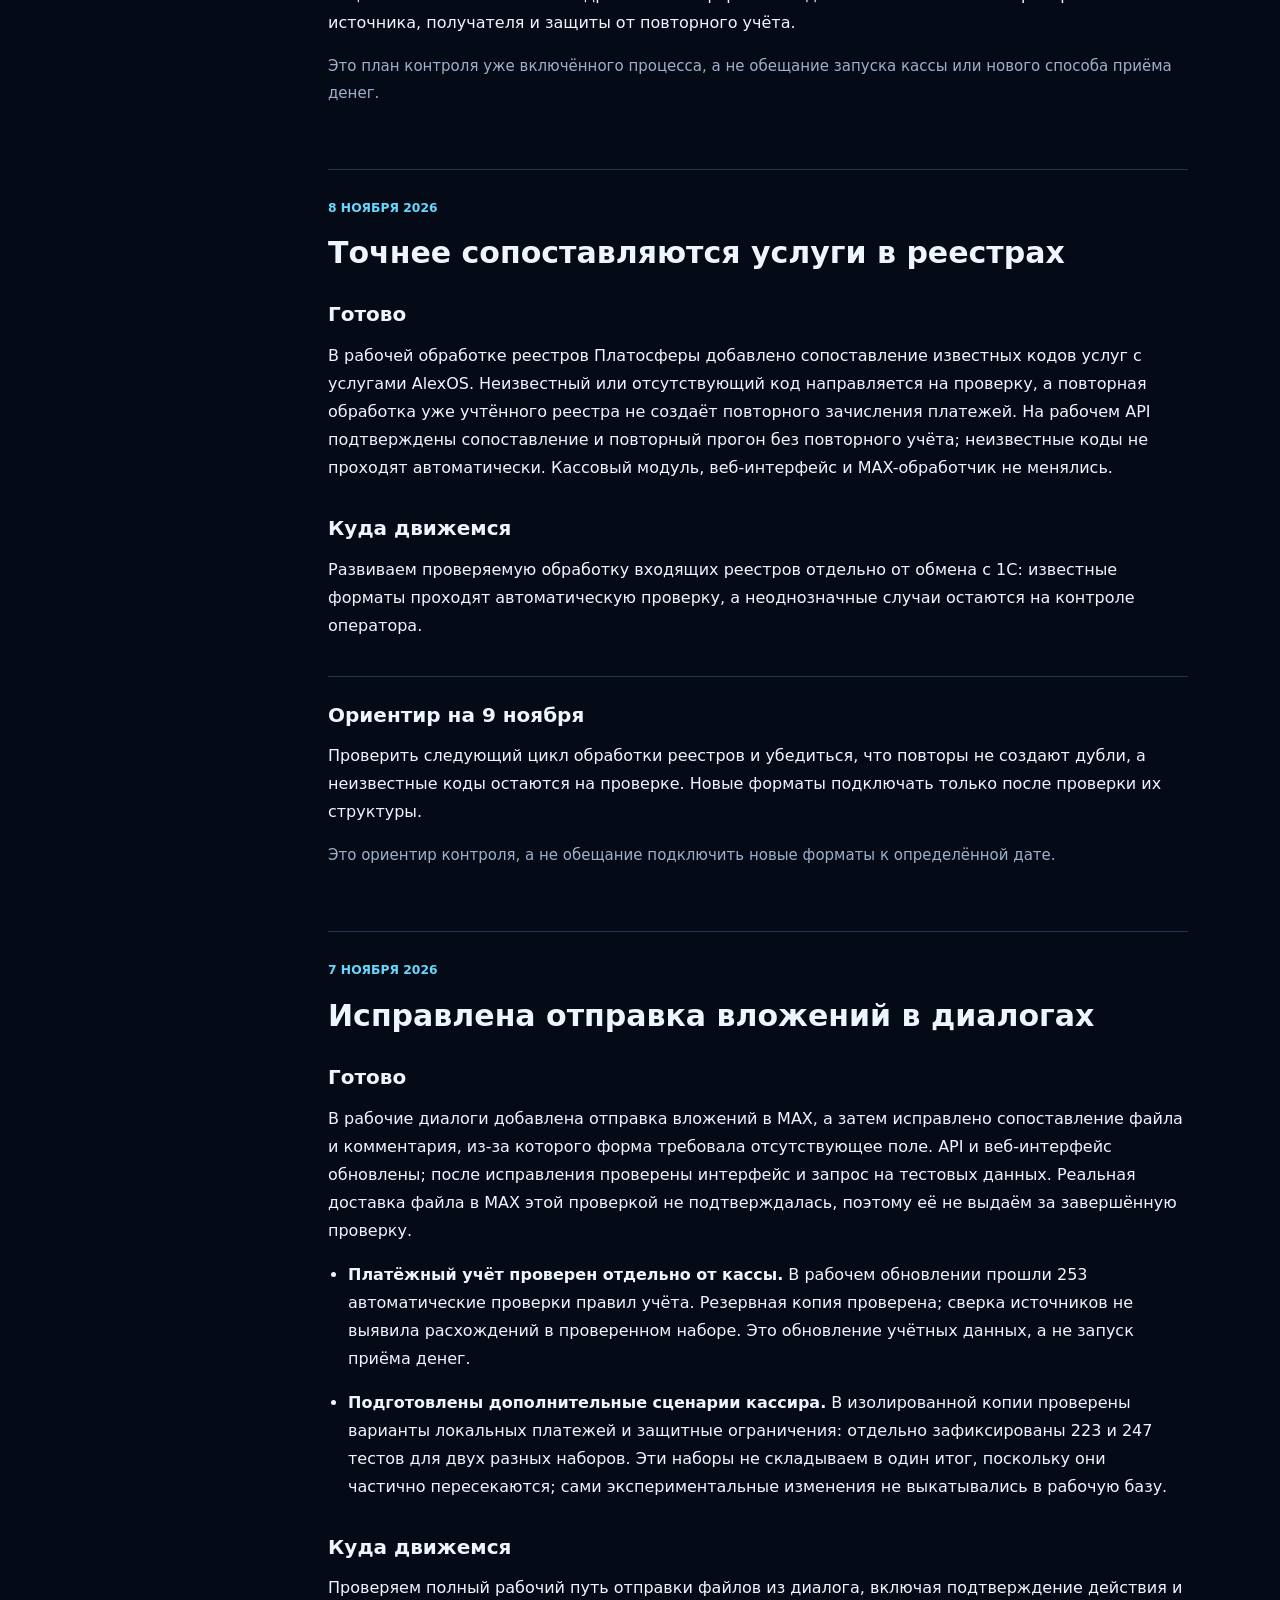
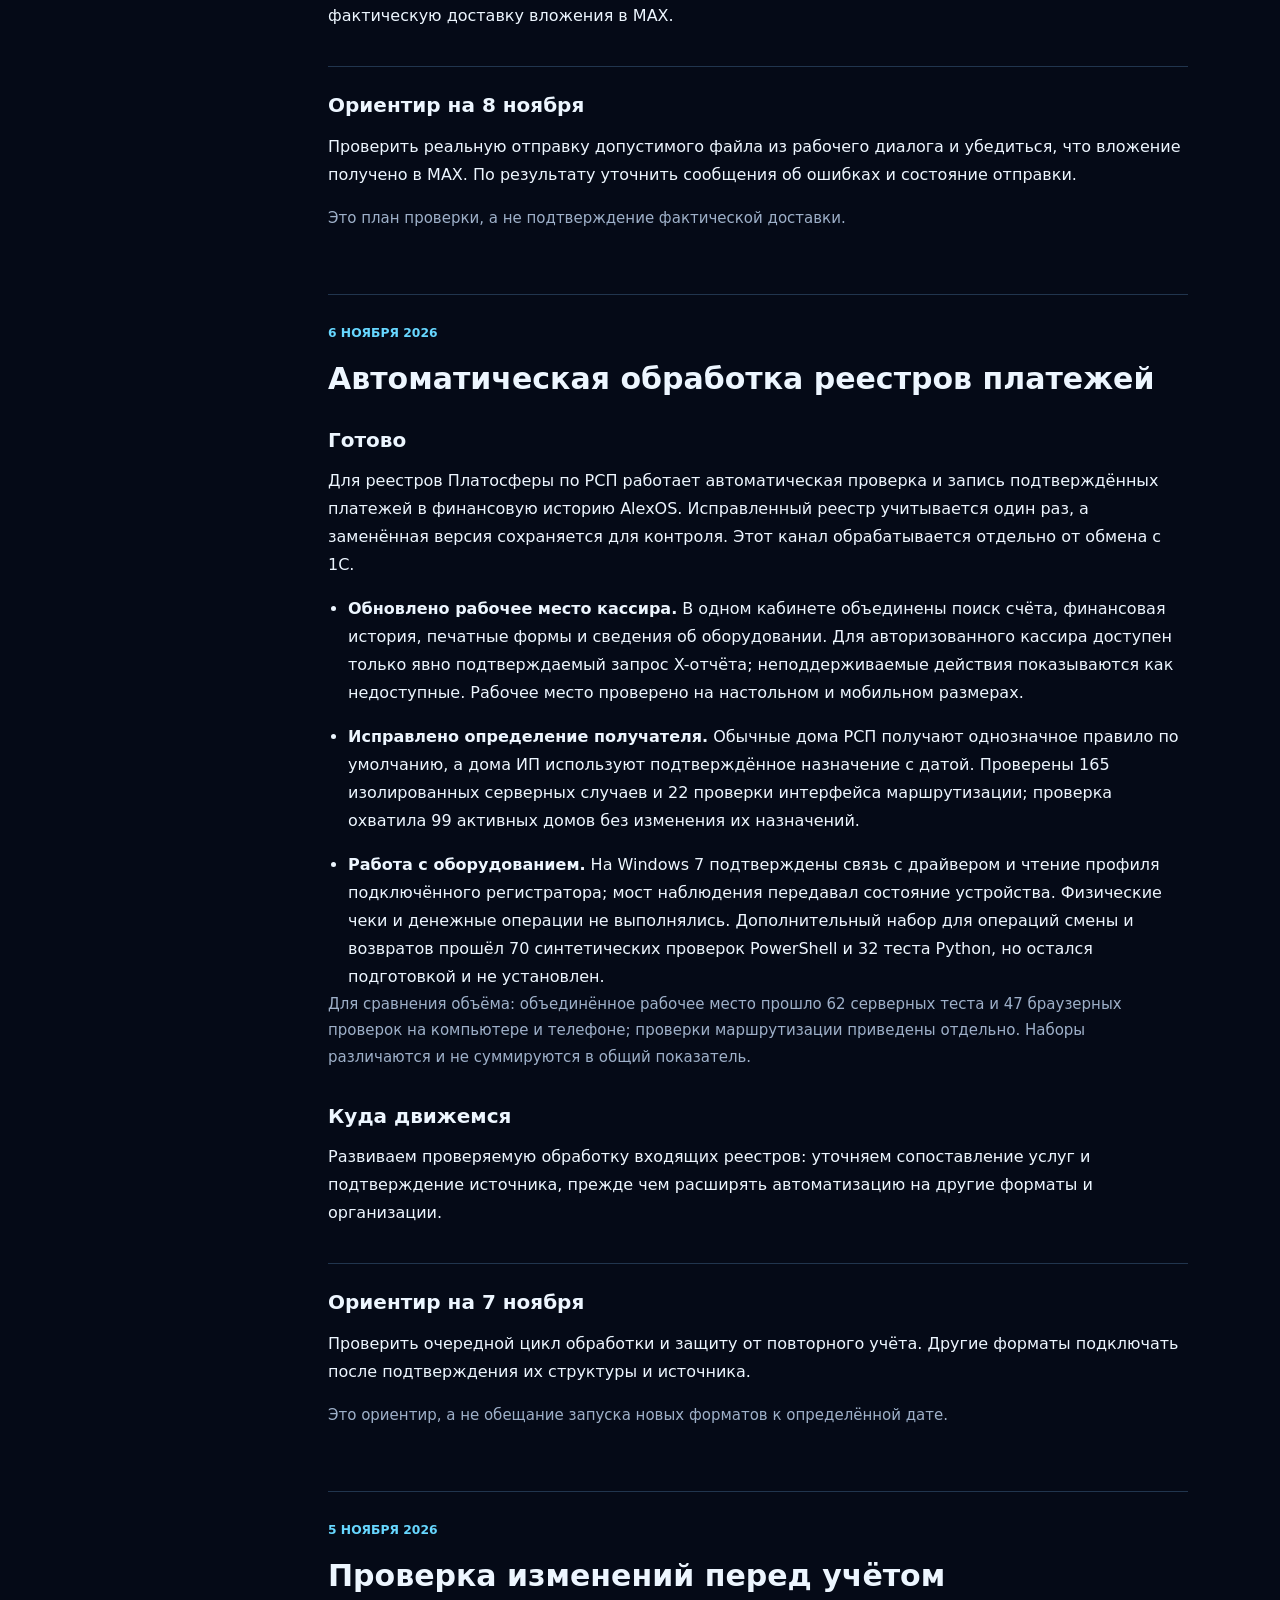
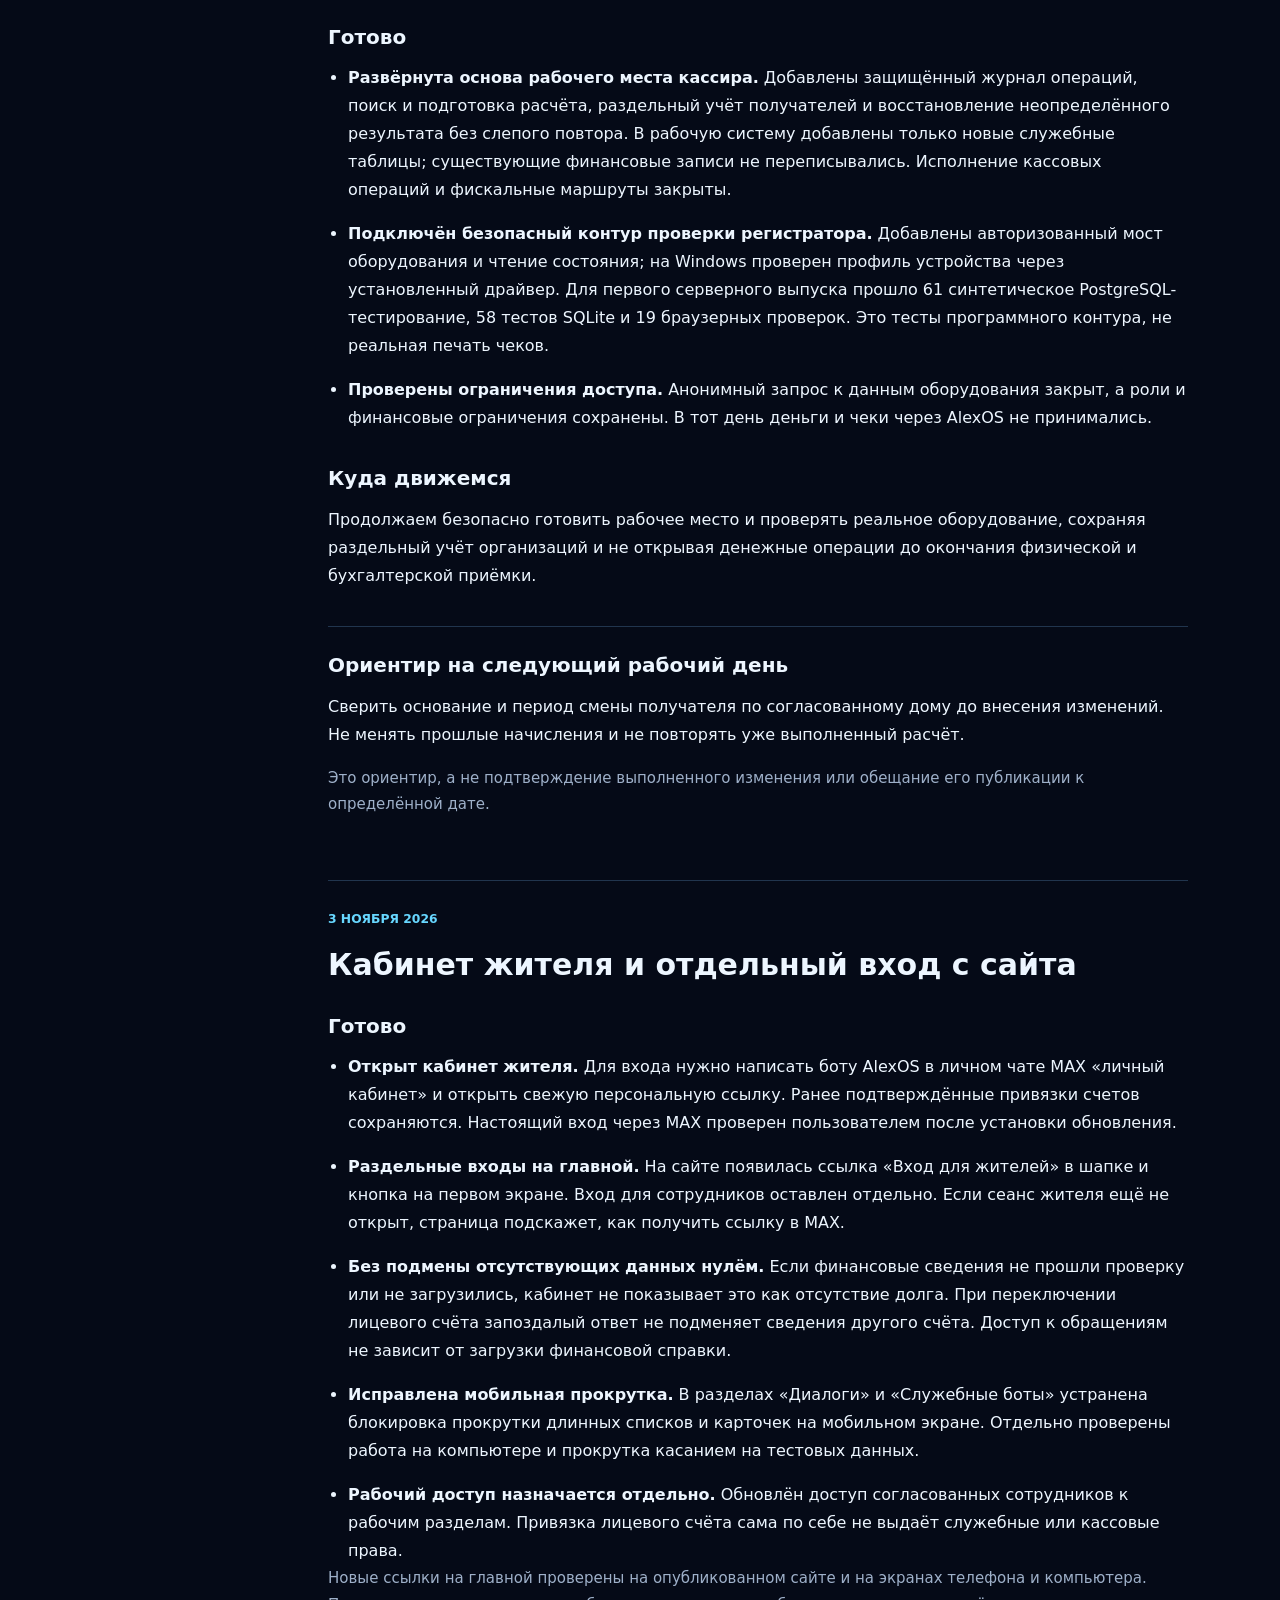
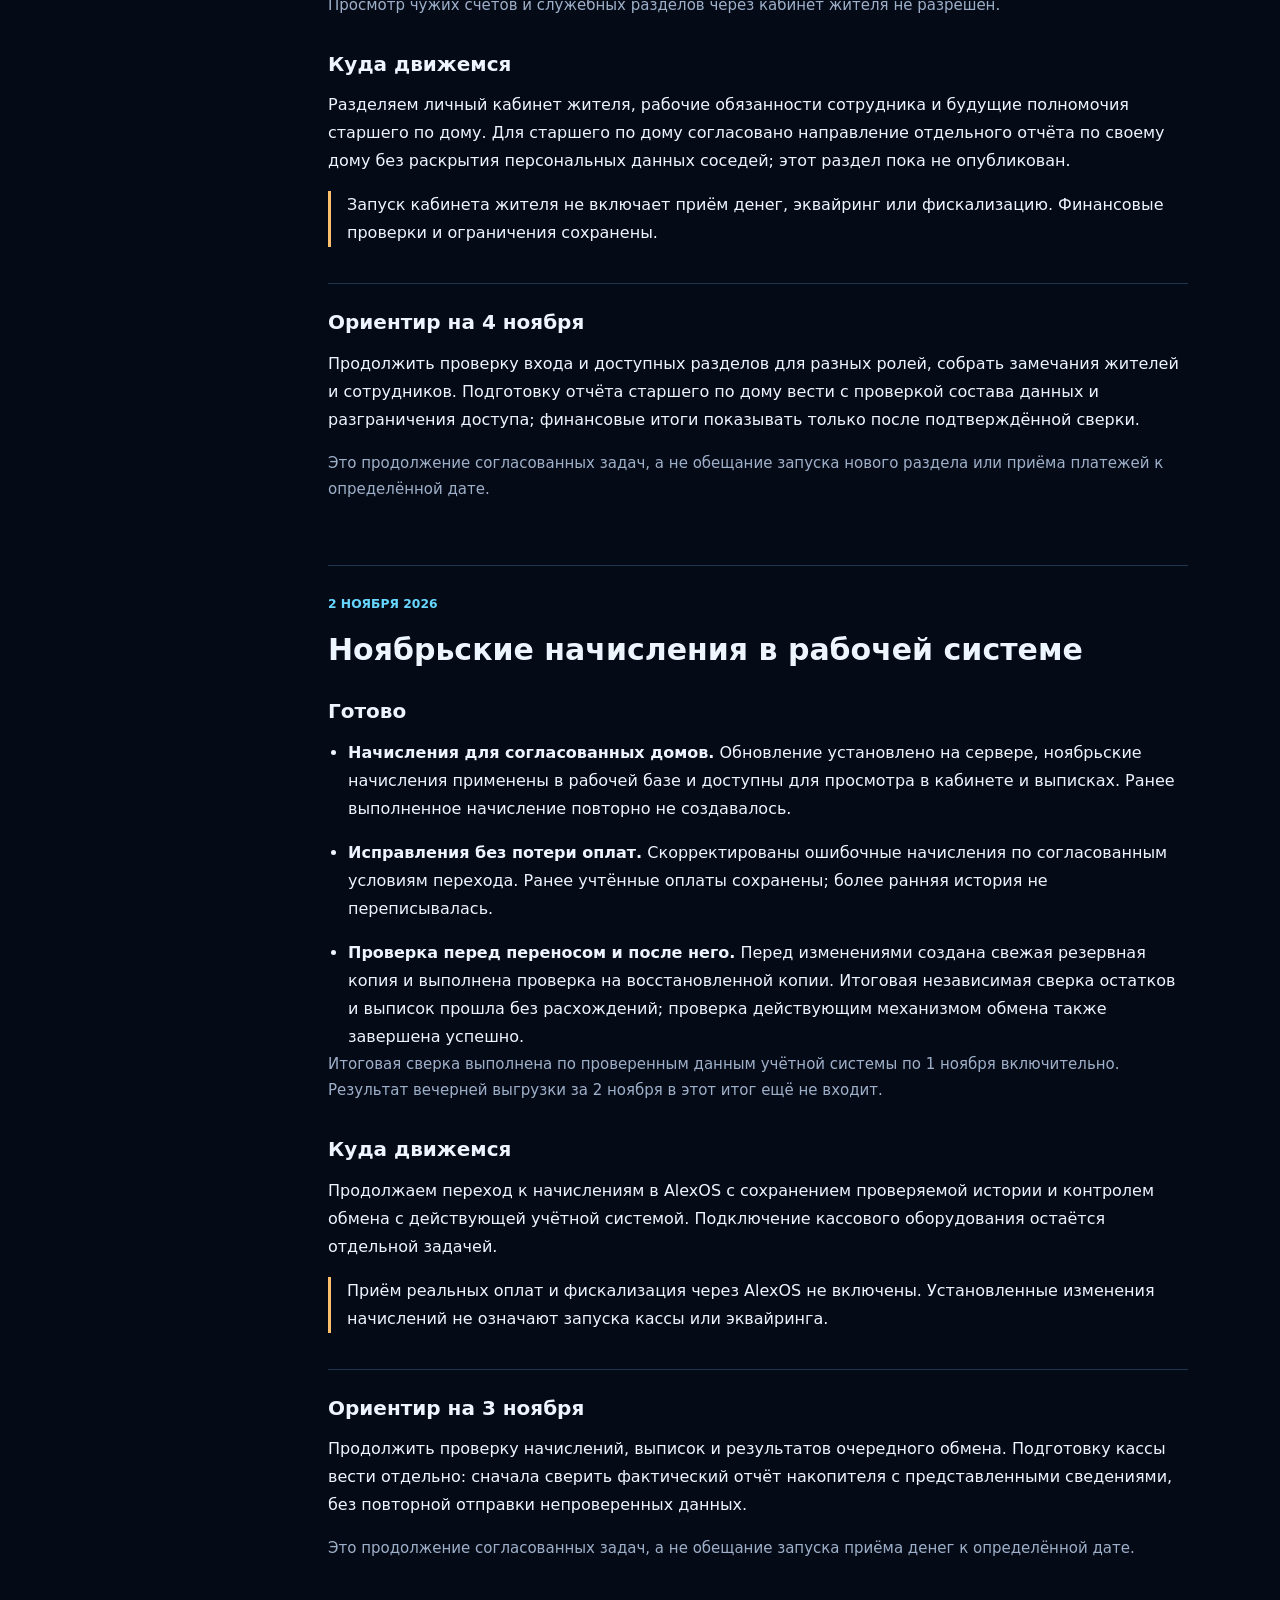
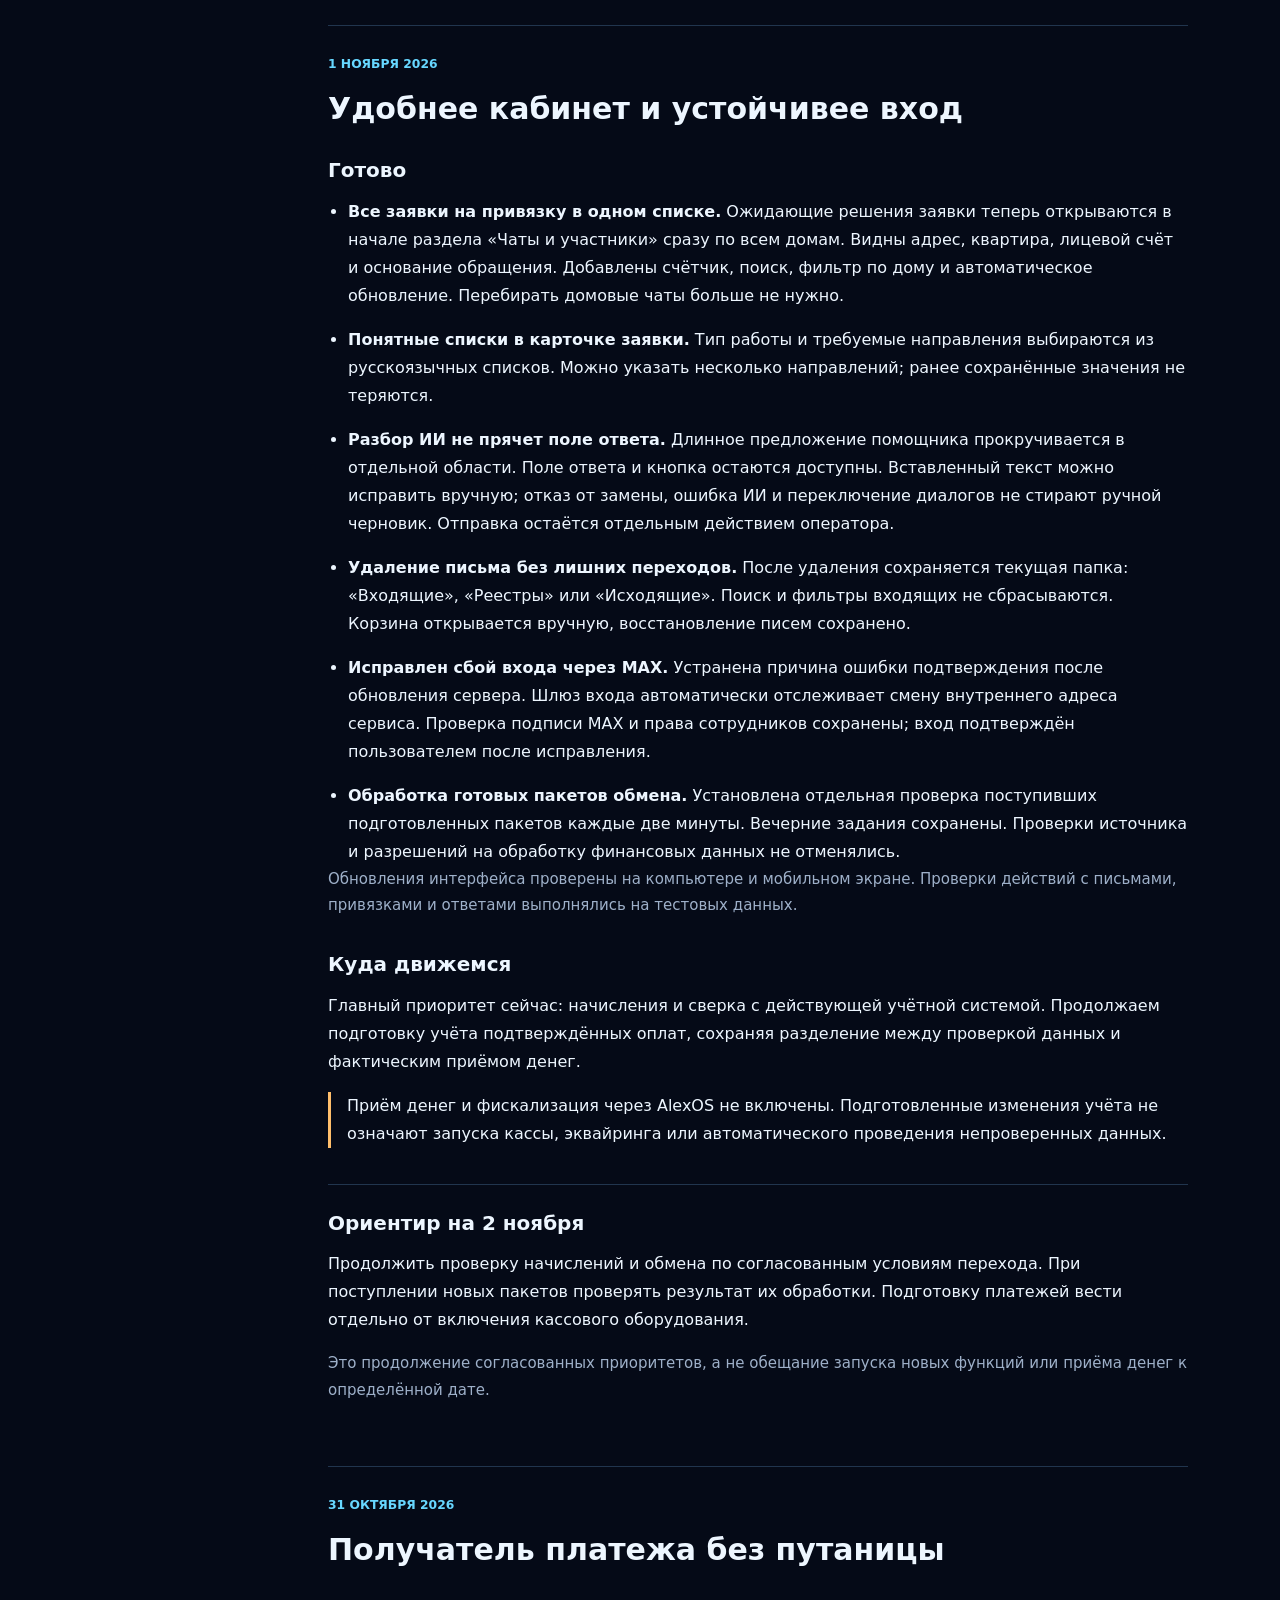
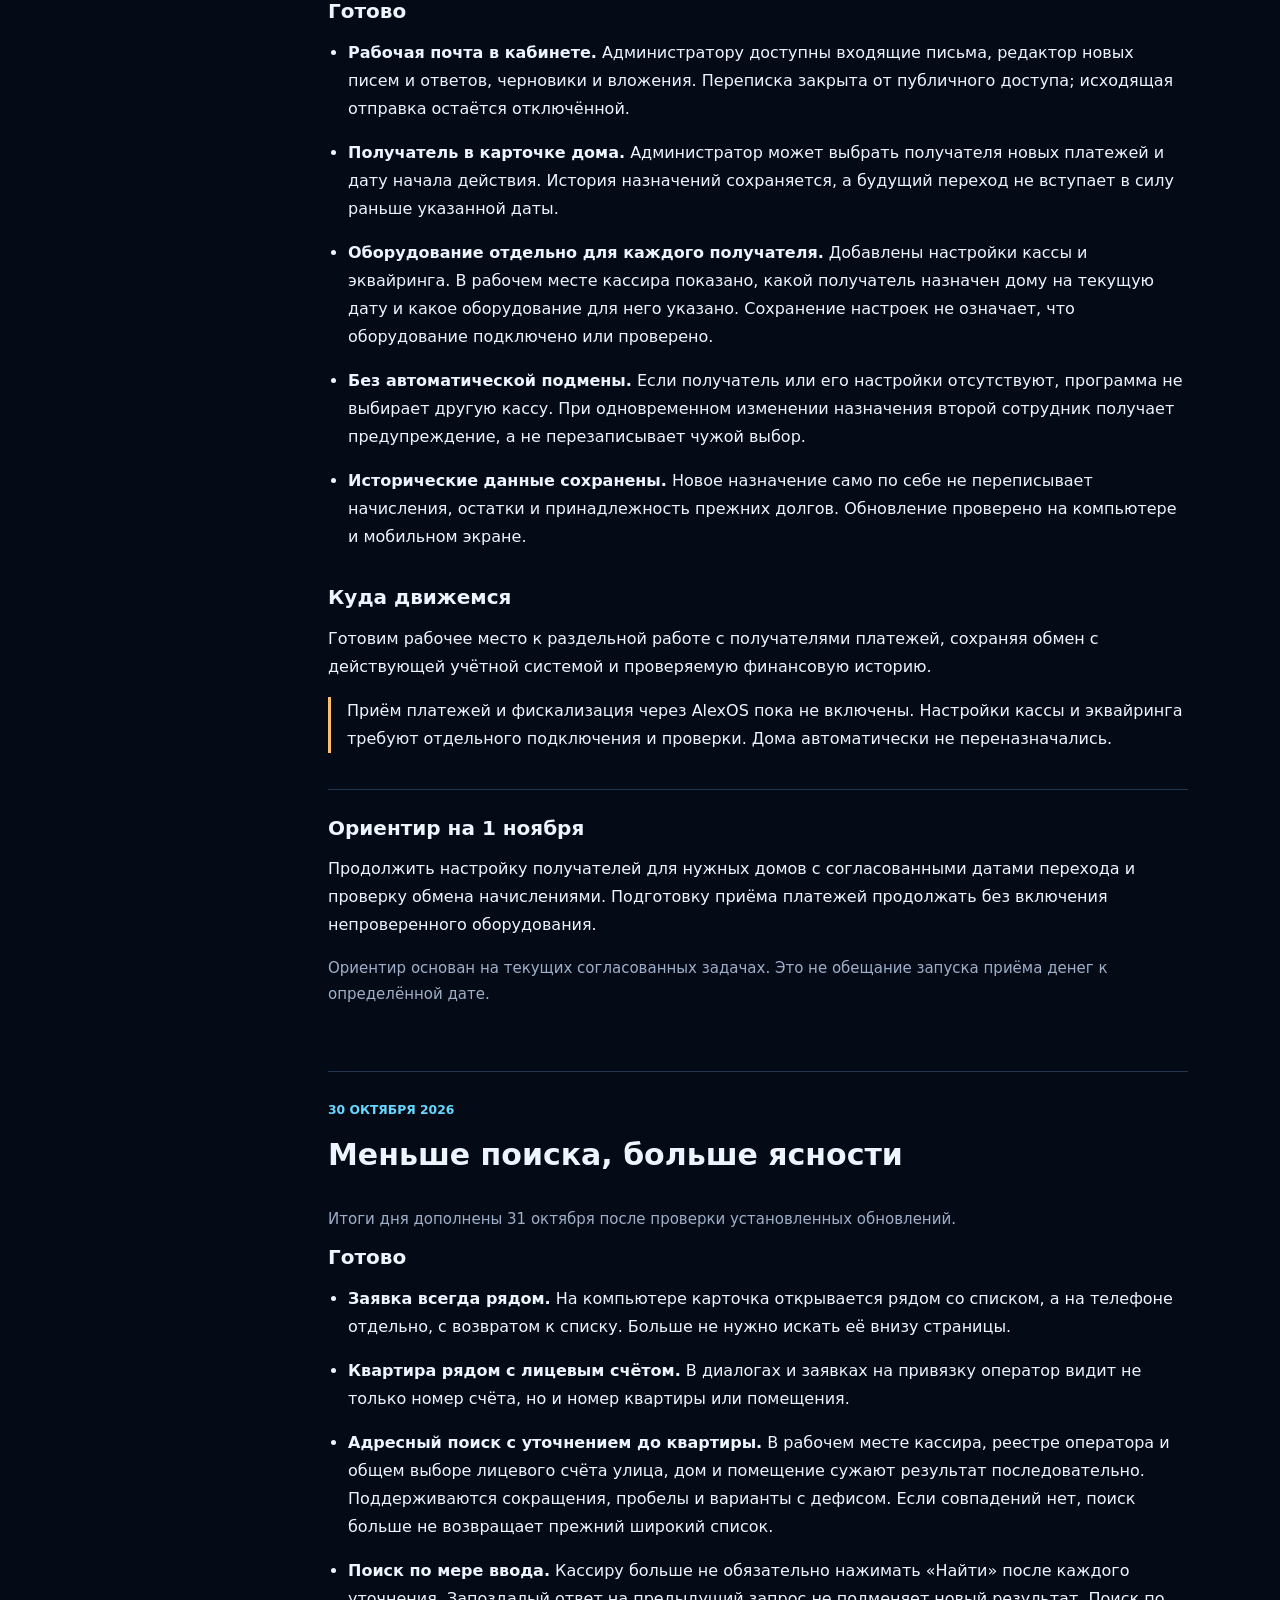
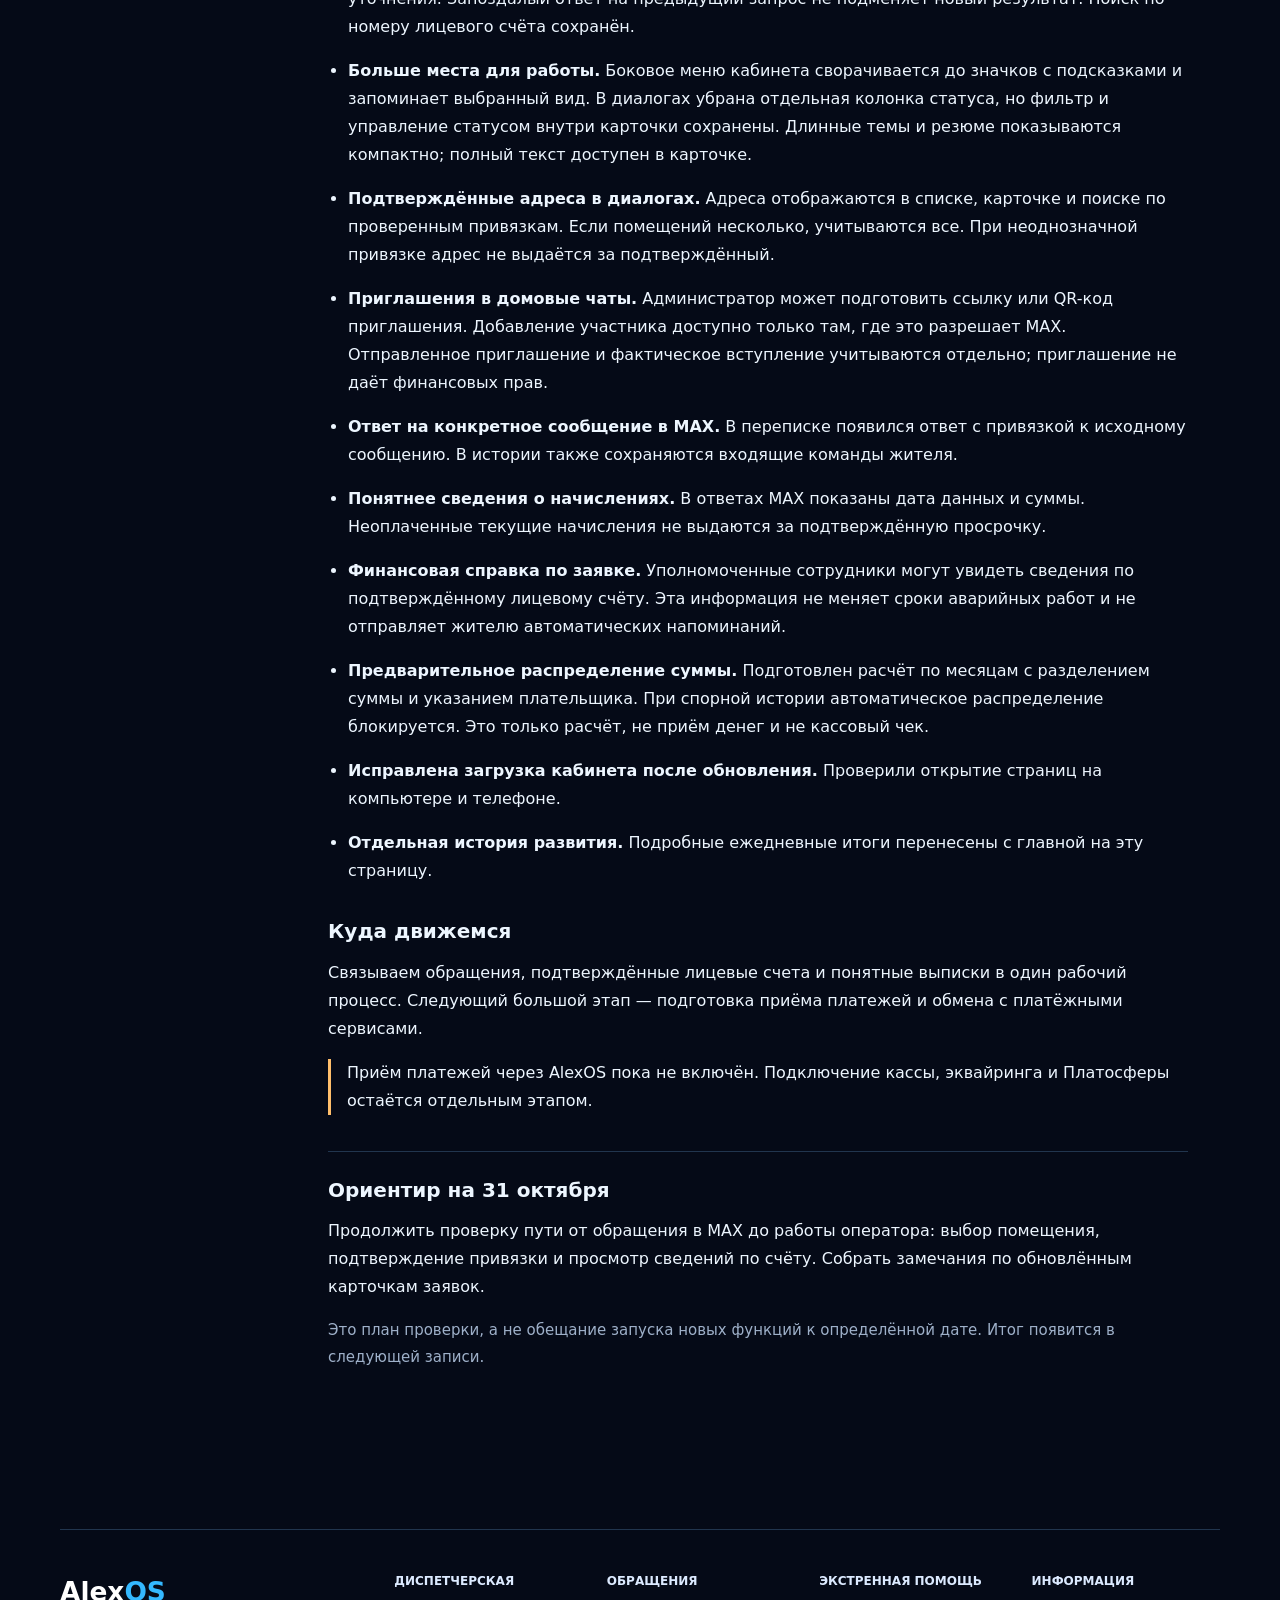
<file: updates.html>
<!doctype html>
<html lang="ru">
  <head>
    <meta charset="utf-8">
    <meta name="viewport" content="width=device-width, initial-scale=1">
    <meta name="description" content="История развития AlexOS по дням: выпущенные изменения, текущие направления и ближайшие планы.">
    <title>История изменений | AlexOS</title>
    <link rel="stylesheet" href="styles.css?v=20261117-menu">
    <link rel="stylesheet" href="updates.css">
    <link rel="stylesheet" href="analytics-consent.css">
    <script src="metrika-consent.js" defer></script>
  </head>
  <body>
    <header class="site-header">
      <a class="brand" href="index.html" aria-label="AlexOS, на главную"><span>Alex</span><strong>OS</strong></a>
      <nav class="site-nav" aria-label="Основная навигация">
        <a href="residents.html">Как обратиться</a>
        <details class="nav-dropdown">
          <summary>Полезное</summary>
          <div class="nav-dropdown-menu">
            <a href="basics.html">ЖКХ просто</a>
            <a href="knowledge.html">База знаний</a>
            <a href="explore.html">3D-карта</a>
          </div>
        </details>
        <a href="updates.html" aria-current="page">История изменений</a>
        <a href="index.html#about">Возможности</a>
        <a href="index.html#contacts">Контакты</a>
        <a href="requisites.html">Реквизиты</a>
      </nav>
      <a class="header-link" href="https://cabinet.alexos.ru/">Сотрудникам <span aria-hidden="true">&rarr;</span></a>
    </header>
    <main class="updates-page">
      <header class="updates-intro">
        <p class="eyebrow">Дневник проекта</p>
        <h1>История изменений</h1>
        <p>Как AlexOS становится удобнее для жителей и сотрудников. Здесь собираем итоги по дням и ближайшие ориентиры.</p>
        <p class="updates-muted">В раздел «Готово» попадают выпущенные изменения. Планы могут меняться после проверки и обратной связи.</p>
      </header>
      <div class="updates-layout">
        <nav class="updates-dates" aria-label="Записи по датам">
          <p class="footer-label">Ноябрь 2026</p>
          <a href="#day-2026-11-27">27 ноября</a>
          <a href="#day-2026-11-23">23 ноября</a>
          <a href="#day-2026-11-17">17 ноября</a>
          <a href="#day-2026-11-16">16 ноября</a>
          <a href="#day-2026-11-08">8 ноября</a>
          <a href="#day-2026-11-07">7 ноября</a>
          <a href="#day-2026-11-06">6 ноября</a>
          <a href="#day-2026-11-05">5 ноября</a>
          <a href="#day-2026-11-03">3 ноября</a>
          <a href="#day-2026-11-02">2 ноября</a>
          <a href="#day-2026-11-01">1 ноября</a>
          <p class="footer-label">Октябрь 2026</p>
          <a href="#day-2026-10-31">31 октября</a>
          <a href="#day-2026-10-30">30 октября</a>
        </nav>
        <div class="updates-entries">
          <article class="updates-entry" id="day-2026-11-27" aria-labelledby="day-title-2026-11-27">
            <p class="eyebrow"><time datetime="2026-11-27">27 ноября 2026</time></p>
            <h2 id="day-title-2026-11-27">Расчёт у кассира больше не обновляется сам</h2>
            <section>
              <h3>Готово</h3>
              <p>Когда кассир возвращается во вкладку, предварительный расчёт остаётся на экране. Для повторной проверки есть кнопка «Обновить расчёт». Предупреждение о переплате прошлых периодов теперь поясняет, что сама переплата не запрещает оплату. На компьютере и телефоне поведение проверили с тестовыми данными, без проведения платежей и печати чеков.</p>
              <p>В истории расчётов восстановили пропущенный перерасчёт. Остаток жителя не изменился: поправка уже была в нём учтена. Для проверенных поступлений после смены получателя по дому отдельно зарегистрировали взаимозачёты. Так видно, кому пришли деньги и чей долг они погасили. Повторная проверка подтвердила, что новых записей не появилось.</p>
            </section>
            <section><h3>Куда движемся</h3><p>Готовим правило для новых платёжных реестров: отличать повтор одной операции от двух самостоятельных оплат. Совпадения даты и суммы недостаточно. Автоматически к новым письмам это правило пока не применяется.</p></section>
            <section class="updates-plan"><h3>Ориентир на 28 ноября</h3><p>Продолжить проверку связи рабочего места с кассовым оборудованием. Обновление экрана расчёта само по себе не подтверждает готовность кассы печатать чеки.</p></section>
          </article>
          <article class="updates-entry" id="day-2026-11-23" aria-labelledby="day-title-2026-11-23">
            <p class="eyebrow"><time datetime="2026-11-23">23 ноября 2026</time></p>
            <h2 id="day-title-2026-11-23">Восстановлен рабочий интерфейс и улучшено подтверждение входа</h2>
            <section aria-labelledby="done-2026-11-23">
              <h3 id="done-2026-11-23">Готово</h3>
              <p>Обновлена опубликованная страница подтверждения входа сотрудников. После успешного ответа сервера мини-приложение запрашивает возврат в чат AlexOS через штатный переход MAX. При ошибке подтверждения переход не выполняется: страница показывает причину. Если автоматический переход недоступен, остаётся экран успешного входа.</p>
              <p class="updates-muted">Два автоматических сценария проверяют успешное подтверждение и отказ. Новая версия страницы и её файла проверена на живом сайте; поведение перехода в конкретных версиях приложения MAX ещё требует пользовательской проверки. Права сотрудников и серверные проверки авторизации не менялись.</p>
            </section>
            <section aria-labelledby="testing-2026-11-23">
              <h3 id="testing-2026-11-23">Восстановление установлено и проверено</h3>
              <p>При проверке рабочего кабинета обнаружено, что последнее обновление вернуло более старую версию интерфейса. После первоначального перерыва передачи комплект успешно установлен: восстановлены сгруппированное меню, вложения и привязка лицевого счёта в диалогах, выбор рабочего места и показ сохранённых черновиков ИИ. Последние изменения страницы Платосферы сохранены.</p>
              <p>Локальная версия прошла 29 браузерных проверок на экранах компьютера и телефона и отдельный набор из 12 тестов поведения запросов и сессий. После установки те же 29 браузерных сценариев повторены на файлах, которые отдаёт публичный кабинет. Использовались искусственные данные с перехватом запросов API, без отправки сообщений жителям и команд кассовому оборудованию; эти повторные прогоны не суммируются как разные наборы тестов.</p>
              <p class="updates-muted">Перед установкой сохранена предыдущая версия. Проверены контрольные суммы всех файлов нового интерфейса, а актуальные исходники синхронизированы с сервером для следующих сборок. API, обработчик MAX и база не перезапускались; расчёты и финансовые записи не менялись.</p>
            </section>
            <section aria-labelledby="direction-2026-11-23">
              <h3 id="direction-2026-11-23">Куда движемся</h3>
              <p>Сохраняем согласованные улучшения без потери последних изменений и поддерживаем единый актуальный набор исходников, чтобы следующие обновления не возвращали устаревшие экраны.</p>
            </section>
            <section class="updates-plan" aria-labelledby="plan-2026-11-23">
              <h3 id="plan-2026-11-23">Ориентир на 24 ноября</h3>
              <p>После восстановления стабильного доступа завершить установку проверенного интерфейса и сверить работающую версию. Отдельно проверить возврат в чат после подтверждения входа в приложении MAX.</p>
              <p class="updates-muted">Обновление итога: установка и сверка интерфейса выполнены уже вечером 23 ноября. Из прежнего ориентира остаётся пользовательская проверка возврата в чат MAX; исходный план сохранён для истории.</p>
              <p class="updates-muted">Это согласованный следующий шаг, а не обещание выпуска к определённому времени.</p>
            </section>
          </article>
          <article class="updates-entry" id="day-2026-11-17" aria-labelledby="day-title-2026-11-17">
            <p class="eyebrow"><time datetime="2026-11-17">17 ноября 2026</time></p>
            <h2 id="day-title-2026-11-17">Интерактивная карта AlexOS</h2>
            <section aria-labelledby="done-2026-11-17">
              <h3 id="done-2026-11-17">Готово</h3>
              <p>На публичном сайте появился экспериментальный трёхмерный интерфейс. Он показывает AlexOS не как набор отдельных страниц, а как связанную систему: дома, жители, обращения, работы, расчёты, документы, нормы, ГИС ЖКХ, MAX и контроль результата.</p>
              <ul class="updates-list">
                <li><strong>Два режима просмотра.</strong> Общая карта объясняет связи между рабочими направлениями, а режим дома показывает крышу, отопление, воду, подъезд и двор.</li>
                <li><strong>Интерактивные узлы.</strong> Каждый объект открывает краткое пояснение и ведёт в подходящий публичный раздел сайта.</li>
                <li><strong>Работает на телефоне и компьютере.</strong> Карту можно вращать, приближать и открывать касанием; для устройств без трёхмерной графики предусмотрены обычные ссылки.</li>
                <li><strong>Навигация стала короче.</strong> Разделы «ЖКХ просто», «База знаний» и «3D-карта» объединены в одно выпадающее меню «Полезное» на всех публичных страницах.</li>
              </ul>
              <p class="updates-muted">Это публичный навигационный эксперимент. Он не меняет рабочий кабинет, права доступа, расчёты, кассу или обработку платежей.</p>
            </section>
            <section aria-labelledby="direction-2026-11-17">
              <h3 id="direction-2026-11-17">Куда движемся</h3>
              <p>Проверяем, помогает ли пространственная карта быстрее понять устройство AlexOS. Удачные сценарии сможем развить в наглядную карту дома, работ и документов без перегрузки обычных рабочих экранов.</p>
            </section>
            <section class="updates-plan" aria-labelledby="plan-2026-11-17">
              <h3 id="plan-2026-11-17">Следующий ориентир</h3>
              <p>Собрать обратную связь по навигации и выбрать один практический сценарий для следующего прототипа: история дома, путь обращения или схема выполненных работ.</p>
              <p class="updates-muted">Развитие интерфейса будет продолжаться только после проверки удобства текущей версии.</p>
            </section>
          </article>
          <article class="updates-entry" id="day-2026-11-16" aria-labelledby="day-title-2026-11-16">
            <p class="eyebrow"><time datetime="2026-11-16">16 ноября 2026</time></p>
            <h2 id="day-title-2026-11-16">Банковские реестры и открытая база знаний</h2>
            <section aria-labelledby="done-2026-11-16">
              <h3 id="done-2026-11-16">Готово</h3>
              <p>В AlexOS включена отдельная обработка реестров банковских поступлений, которые бухгалтерия присылает на рабочую почту. Система находит лицевой счёт по номеру или точному адресу, проверяет повторы и записывает только однозначно сопоставленные платежи. Строки без квартиры, лицевого счёта или понятного адреса остаются оператору и не меняют финансовую историю автоматически.</p>
              <ul class="updates-list">
                <li><strong>Повторы не зачисляются.</strong> Перед выпуском обработчик дважды запустили на восстановленной копии базы: первый запуск создал проверенные записи, повторный не создал ни одной новой.</li>
                <li><strong>Платосфера не дублируется.</strong> Итоговые банковские перечисления после удержания комиссии распознаются как контрольные суммы. Платежи жителей продолжают учитываться по первичным реестрам Платосферы.</li>
                <li><strong>Получатель не угадывается.</strong> Для новых писем в теме нужно указывать РСП или ИП. Если получатель не обозначен, реестр отправляется на проверку без проведения платежей.</li>
                <li><strong>Проверка выполняется ежедневно.</strong> Новые письма обрабатываются по расписанию, а результат и требующие уточнения строки видны в рабочей почте.</li>
                <li><strong>Открыта база знаний AlexOS.</strong> В одном разделе собраны федеральные, региональные и местные правила по управлению домами, благоустройству Яшкинского округа и обращению с отходами. Для жителей выпущены отдельные короткие памятки о протечках, отоплении, канализации, мусоре и общем имуществе.</li>
              </ul>
              <p class="updates-muted">Перед включением создана резервная копия. Кассовый аппарат, эквайринг и фискализация этим обновлением не включались.</p>
            </section>
            <section aria-labelledby="direction-2026-11-16">
              <h3 id="direction-2026-11-16">Куда движемся</h3>
              <p>Собираем поступления из разных подтверждённых каналов в единой финансовой истории, сохраняя отдельные правила для Платосферы, банковских реестров и обмена с действующей учётной системой. Параллельно связываем функции AlexOS с понятными жителям памятками и проверенными нормативными основаниями.</p>
            </section>
            <section class="updates-plan" aria-labelledby="plan-2026-11-16">
              <h3 id="plan-2026-11-16">Ориентир на 17 ноября</h3>
              <p>Проверить первый очередной запуск по расписанию и разобрать строки, которым не хватило лицевого счёта или полного адреса. Новые форматы подключать только после проверки источника, получателя и защиты от повторного учёта.</p>
              <p class="updates-muted">Это план контроля уже включённого процесса, а не обещание запуска кассы или нового способа приёма денег.</p>
            </section>
          </article>
          <article class="updates-entry" id="day-2026-11-08" aria-labelledby="day-title-2026-11-08">
            <p class="eyebrow"><time datetime="2026-11-08">8 ноября 2026</time></p>
            <h2 id="day-title-2026-11-08">Точнее сопоставляются услуги в реестрах</h2>
            <section aria-labelledby="done-2026-11-08">
              <h3 id="done-2026-11-08">Готово</h3>
              <p>В рабочей обработке реестров Платосферы добавлено сопоставление известных кодов услуг с услугами AlexOS. Неизвестный или отсутствующий код направляется на проверку, а повторная обработка уже учтённого реестра не создаёт повторного зачисления платежей. На рабочем API подтверждены сопоставление и повторный прогон без повторного учёта; неизвестные коды не проходят автоматически. Кассовый модуль, веб-интерфейс и MAX-обработчик не менялись.</p>
            </section>
            <section aria-labelledby="direction-2026-11-08">
              <h3 id="direction-2026-11-08">Куда движемся</h3>
              <p>Развиваем проверяемую обработку входящих реестров отдельно от обмена с 1С: известные форматы проходят автоматическую проверку, а неоднозначные случаи остаются на контроле оператора.</p>
            </section>
            <section class="updates-plan" aria-labelledby="plan-2026-11-08">
              <h3 id="plan-2026-11-08">Ориентир на 9 ноября</h3>
              <p>Проверить следующий цикл обработки реестров и убедиться, что повторы не создают дубли, а неизвестные коды остаются на проверке. Новые форматы подключать только после проверки их структуры.</p>
              <p class="updates-muted">Это ориентир контроля, а не обещание подключить новые форматы к определённой дате.</p>
            </section>
          </article>
          <article class="updates-entry" id="day-2026-11-07" aria-labelledby="day-title-2026-11-07">
            <p class="eyebrow"><time datetime="2026-11-07">7 ноября 2026</time></p>
            <h2 id="day-title-2026-11-07">Исправлена отправка вложений в диалогах</h2>
            <section aria-labelledby="done-2026-11-07">
              <h3 id="done-2026-11-07">Готово</h3>
              <p>В рабочие диалоги добавлена отправка вложений в MAX, а затем исправлено сопоставление файла и комментария, из-за которого форма требовала отсутствующее поле. API и веб-интерфейс обновлены; после исправления проверены интерфейс и запрос на тестовых данных. Реальная доставка файла в MAX этой проверкой не подтверждалась, поэтому её не выдаём за завершённую проверку.</p>
              <ul class="updates-list">
                <li><strong>Платёжный учёт проверен отдельно от кассы.</strong> В рабочем обновлении прошли 253 автоматические проверки правил учёта. Резервная копия проверена; сверка источников не выявила расхождений в проверенном наборе. Это обновление учётных данных, а не запуск приёма денег.</li>
                <li><strong>Подготовлены дополнительные сценарии кассира.</strong> В изолированной копии проверены варианты локальных платежей и защитные ограничения: отдельно зафиксированы 223 и 247 тестов для двух разных наборов. Эти наборы не складываем в один итог, поскольку они частично пересекаются; сами экспериментальные изменения не выкатывались в рабочую базу.</li>
              </ul>
            </section>
            <section aria-labelledby="direction-2026-11-07">
              <h3 id="direction-2026-11-07">Куда движемся</h3>
              <p>Проверяем полный рабочий путь отправки файлов из диалога, включая подтверждение действия и фактическую доставку вложения в MAX.</p>
            </section>
            <section class="updates-plan" aria-labelledby="plan-2026-11-07">
              <h3 id="plan-2026-11-07">Ориентир на 8 ноября</h3>
              <p>Проверить реальную отправку допустимого файла из рабочего диалога и убедиться, что вложение получено в MAX. По результату уточнить сообщения об ошибках и состояние отправки.</p>
              <p class="updates-muted">Это план проверки, а не подтверждение фактической доставки.</p>
            </section>
          </article>
          <article class="updates-entry" id="day-2026-11-06" aria-labelledby="day-title-2026-11-06">
            <p class="eyebrow"><time datetime="2026-11-06">6 ноября 2026</time></p>
            <h2 id="day-title-2026-11-06">Автоматическая обработка реестров платежей</h2>
            <section aria-labelledby="done-2026-11-06">
              <h3 id="done-2026-11-06">Готово</h3>
              <p>Для реестров Платосферы по РСП работает автоматическая проверка и запись подтверждённых платежей в финансовую историю AlexOS. Исправленный реестр учитывается один раз, а заменённая версия сохраняется для контроля. Этот канал обрабатывается отдельно от обмена с 1С.</p>
              <ul class="updates-list">
                <li><strong>Обновлено рабочее место кассира.</strong> В одном кабинете объединены поиск счёта, финансовая история, печатные формы и сведения об оборудовании. Для авторизованного кассира доступен только явно подтверждаемый запрос X-отчёта; неподдерживаемые действия показываются как недоступные. Рабочее место проверено на настольном и мобильном размерах.</li>
                <li><strong>Исправлено определение получателя.</strong> Обычные дома РСП получают однозначное правило по умолчанию, а дома ИП используют подтверждённое назначение с датой. Проверены 165 изолированных серверных случаев и 22 проверки интерфейса маршрутизации; проверка охватила 99 активных домов без изменения их назначений.</li>
                <li><strong>Работа с оборудованием.</strong> На Windows 7 подтверждены связь с драйвером и чтение профиля подключённого регистратора; мост наблюдения передавал состояние устройства. Физические чеки и денежные операции не выполнялись. Дополнительный набор для операций смены и возвратов прошёл 70 синтетических проверок PowerShell и 32 теста Python, но остался подготовкой и не установлен.</li>
              </ul>
              <p class="updates-muted">Для сравнения объёма: объединённое рабочее место прошло 62 серверных теста и 47 браузерных проверок на компьютере и телефоне; проверки маршрутизации приведены отдельно. Наборы различаются и не суммируются в общий показатель.</p>
            </section>
            <section aria-labelledby="direction-2026-11-06">
              <h3 id="direction-2026-11-06">Куда движемся</h3>
              <p>Развиваем проверяемую обработку входящих реестров: уточняем сопоставление услуг и подтверждение источника, прежде чем расширять автоматизацию на другие форматы и организации.</p>
            </section>
            <section class="updates-plan" aria-labelledby="plan-2026-11-06">
              <h3 id="plan-2026-11-06">Ориентир на 7 ноября</h3>
              <p>Проверить очередной цикл обработки и защиту от повторного учёта. Другие форматы подключать после подтверждения их структуры и источника.</p>
              <p class="updates-muted">Это ориентир, а не обещание запуска новых форматов к определённой дате.</p>
            </section>
          </article>
          <article class="updates-entry" id="day-2026-11-05" aria-labelledby="day-title-2026-11-05">
            <p class="eyebrow"><time datetime="2026-11-05">5 ноября 2026</time></p>
            <h2 id="day-title-2026-11-05">Проверка изменений перед учётом</h2>
            <section aria-labelledby="done-2026-11-05">
              <h3 id="done-2026-11-05">Готово</h3>
              <ul class="updates-list">
                <li><strong>Развёрнута основа рабочего места кассира.</strong> Добавлены защищённый журнал операций, поиск и подготовка расчёта, раздельный учёт получателей и восстановление неопределённого результата без слепого повтора. В рабочую систему добавлены только новые служебные таблицы; существующие финансовые записи не переписывались. Исполнение кассовых операций и фискальные маршруты закрыты.</li>
                <li><strong>Подключён безопасный контур проверки регистратора.</strong> Добавлены авторизованный мост оборудования и чтение состояния; на Windows проверен профиль устройства через установленный драйвер. Для первого серверного выпуска прошло 61 синтетическое PostgreSQL-тестирование, 58 тестов SQLite и 19 браузерных проверок. Это тесты программного контура, не реальная печать чеков.</li>
                <li><strong>Проверены ограничения доступа.</strong> Анонимный запрос к данным оборудования закрыт, а роли и финансовые ограничения сохранены. В тот день деньги и чеки через AlexOS не принимались.</li>
              </ul>
            </section>
            <section aria-labelledby="direction-2026-11-05">
              <h3 id="direction-2026-11-05">Куда движемся</h3>
              <p>Продолжаем безопасно готовить рабочее место и проверять реальное оборудование, сохраняя раздельный учёт организаций и не открывая денежные операции до окончания физической и бухгалтерской приёмки.</p>
            </section>
            <section class="updates-plan" aria-labelledby="plan-2026-11-05">
              <h3 id="plan-2026-11-05">Ориентир на следующий рабочий день</h3>
              <p>Сверить основание и период смены получателя по согласованному дому до внесения изменений. Не менять прошлые начисления и не повторять уже выполненный расчёт.</p>
              <p class="updates-muted">Это ориентир, а не подтверждение выполненного изменения или обещание его публикации к определённой дате.</p>
            </section>
          </article>
          <article class="updates-entry" id="day-2026-11-03" aria-labelledby="day-title-2026-11-03">
            <p class="eyebrow"><time datetime="2026-11-03">3 ноября 2026</time></p>
            <h2 id="day-title-2026-11-03">Кабинет жителя и отдельный вход с сайта</h2>
            <section aria-labelledby="done-2026-11-03">
              <h3 id="done-2026-11-03">Готово</h3>
              <ul class="updates-list">
                <li><strong>Открыт кабинет жителя.</strong> Для входа нужно написать боту AlexOS в личном чате MAX «личный кабинет» и открыть свежую персональную ссылку. Ранее подтверждённые привязки счетов сохраняются. Настоящий вход через MAX проверен пользователем после установки обновления.</li>
                <li><strong>Раздельные входы на главной.</strong> На сайте появилась ссылка «Вход для жителей» в шапке и кнопка на первом экране. Вход для сотрудников оставлен отдельно. Если сеанс жителя ещё не открыт, страница подскажет, как получить ссылку в MAX.</li>
                <li><strong>Без подмены отсутствующих данных нулём.</strong> Если финансовые сведения не прошли проверку или не загрузились, кабинет не показывает это как отсутствие долга. При переключении лицевого счёта запоздалый ответ не подменяет сведения другого счёта. Доступ к обращениям не зависит от загрузки финансовой справки.</li>
                <li><strong>Исправлена мобильная прокрутка.</strong> В разделах «Диалоги» и «Служебные боты» устранена блокировка прокрутки длинных списков и карточек на мобильном экране. Отдельно проверены работа на компьютере и прокрутка касанием на тестовых данных.</li>
                <li><strong>Рабочий доступ назначается отдельно.</strong> Обновлён доступ согласованных сотрудников к рабочим разделам. Привязка лицевого счёта сама по себе не выдаёт служебные или кассовые права.</li>
              </ul>
              <p class="updates-muted">Новые ссылки на главной проверены на опубликованном сайте и на экранах телефона и компьютера. Просмотр чужих счетов и служебных разделов через кабинет жителя не разрешён.</p>
            </section>
            <section aria-labelledby="direction-2026-11-03">
              <h3 id="direction-2026-11-03">Куда движемся</h3>
              <p>Разделяем личный кабинет жителя, рабочие обязанности сотрудника и будущие полномочия старшего по дому. Для старшего по дому согласовано направление отдельного отчёта по своему дому без раскрытия персональных данных соседей; этот раздел пока не опубликован.</p>
              <p class="updates-caution">Запуск кабинета жителя не включает приём денег, эквайринг или фискализацию. Финансовые проверки и ограничения сохранены.</p>
            </section>
            <section class="updates-plan" aria-labelledby="plan-2026-11-03">
              <h3 id="plan-2026-11-03">Ориентир на 4 ноября</h3>
              <p>Продолжить проверку входа и доступных разделов для разных ролей, собрать замечания жителей и сотрудников. Подготовку отчёта старшего по дому вести с проверкой состава данных и разграничения доступа; финансовые итоги показывать только после подтверждённой сверки.</p>
              <p class="updates-muted">Это продолжение согласованных задач, а не обещание запуска нового раздела или приёма платежей к определённой дате.</p>
            </section>
          </article>
          <article class="updates-entry" id="day-2026-11-02" aria-labelledby="day-title-2026-11-02">
            <p class="eyebrow"><time datetime="2026-11-02">2 ноября 2026</time></p>
            <h2 id="day-title-2026-11-02">Ноябрьские начисления в рабочей системе</h2>
            <section aria-labelledby="done-2026-11-02">
              <h3 id="done-2026-11-02">Готово</h3>
              <ul class="updates-list">
                <li><strong>Начисления для согласованных домов.</strong> Обновление установлено на сервере, ноябрьские начисления применены в рабочей базе и доступны для просмотра в кабинете и выписках. Ранее выполненное начисление повторно не создавалось.</li>
                <li><strong>Исправления без потери оплат.</strong> Скорректированы ошибочные начисления по согласованным условиям перехода. Ранее учтённые оплаты сохранены; более ранняя история не переписывалась.</li>
                <li><strong>Проверка перед переносом и после него.</strong> Перед изменениями создана свежая резервная копия и выполнена проверка на восстановленной копии. Итоговая независимая сверка остатков и выписок прошла без расхождений; проверка действующим механизмом обмена также завершена успешно.</li>
              </ul>
              <p class="updates-muted">Итоговая сверка выполнена по проверенным данным учётной системы по 1 ноября включительно. Результат вечерней выгрузки за 2 ноября в этот итог ещё не входит.</p>
            </section>
            <section aria-labelledby="direction-2026-11-02">
              <h3 id="direction-2026-11-02">Куда движемся</h3>
              <p>Продолжаем переход к начислениям в AlexOS с сохранением проверяемой истории и контролем обмена с действующей учётной системой. Подключение кассового оборудования остаётся отдельной задачей.</p>
              <p class="updates-caution">Приём реальных оплат и фискализация через AlexOS не включены. Установленные изменения начислений не означают запуска кассы или эквайринга.</p>
            </section>
            <section class="updates-plan" aria-labelledby="plan-2026-11-02">
              <h3 id="plan-2026-11-02">Ориентир на 3 ноября</h3>
              <p>Продолжить проверку начислений, выписок и результатов очередного обмена. Подготовку кассы вести отдельно: сначала сверить фактический отчёт накопителя с представленными сведениями, без повторной отправки непроверенных данных.</p>
              <p class="updates-muted">Это продолжение согласованных задач, а не обещание запуска приёма денег к определённой дате.</p>
            </section>
          </article>
          <article class="updates-entry" id="day-2026-11-01" aria-labelledby="day-title-2026-11-01">
            <p class="eyebrow"><time datetime="2026-11-01">1 ноября 2026</time></p>
            <h2 id="day-title-2026-11-01">Удобнее кабинет и устойчивее вход</h2>
            <section aria-labelledby="done-2026-11-01">
              <h3 id="done-2026-11-01">Готово</h3>
              <ul class="updates-list">
                <li><strong>Все заявки на привязку в одном списке.</strong> Ожидающие решения заявки теперь открываются в начале раздела «Чаты и участники» сразу по всем домам. Видны адрес, квартира, лицевой счёт и основание обращения. Добавлены счётчик, поиск, фильтр по дому и автоматическое обновление. Перебирать домовые чаты больше не нужно.</li>
                <li><strong>Понятные списки в карточке заявки.</strong> Тип работы и требуемые направления выбираются из русскоязычных списков. Можно указать несколько направлений; ранее сохранённые значения не теряются.</li>
                <li><strong>Разбор ИИ не прячет поле ответа.</strong> Длинное предложение помощника прокручивается в отдельной области. Поле ответа и кнопка остаются доступны. Вставленный текст можно исправить вручную; отказ от замены, ошибка ИИ и переключение диалогов не стирают ручной черновик. Отправка остаётся отдельным действием оператора.</li>
                <li><strong>Удаление письма без лишних переходов.</strong> После удаления сохраняется текущая папка: «Входящие», «Реестры» или «Исходящие». Поиск и фильтры входящих не сбрасываются. Корзина открывается вручную, восстановление писем сохранено.</li>
                <li><strong>Исправлен сбой входа через MAX.</strong> Устранена причина ошибки подтверждения после обновления сервера. Шлюз входа автоматически отслеживает смену внутреннего адреса сервиса. Проверка подписи MAX и права сотрудников сохранены; вход подтверждён пользователем после исправления.</li>
                <li><strong>Обработка готовых пакетов обмена.</strong> Установлена отдельная проверка поступивших подготовленных пакетов каждые две минуты. Вечерние задания сохранены. Проверки источника и разрешений на обработку финансовых данных не отменялись.</li>
              </ul>
              <p class="updates-muted">Обновления интерфейса проверены на компьютере и мобильном экране. Проверки действий с письмами, привязками и ответами выполнялись на тестовых данных.</p>
            </section>
            <section aria-labelledby="direction-2026-11-01">
              <h3 id="direction-2026-11-01">Куда движемся</h3>
              <p>Главный приоритет сейчас: начисления и сверка с действующей учётной системой. Продолжаем подготовку учёта подтверждённых оплат, сохраняя разделение между проверкой данных и фактическим приёмом денег.</p>
              <p class="updates-caution">Приём денег и фискализация через AlexOS не включены. Подготовленные изменения учёта не означают запуска кассы, эквайринга или автоматического проведения непроверенных данных.</p>
            </section>
            <section class="updates-plan" aria-labelledby="plan-2026-11-01">
              <h3 id="plan-2026-11-01">Ориентир на 2 ноября</h3>
              <p>Продолжить проверку начислений и обмена по согласованным условиям перехода. При поступлении новых пакетов проверять результат их обработки. Подготовку платежей вести отдельно от включения кассового оборудования.</p>
              <p class="updates-muted">Это продолжение согласованных приоритетов, а не обещание запуска новых функций или приёма денег к определённой дате.</p>
            </section>
          </article>
          <article class="updates-entry" id="day-2026-10-31" aria-labelledby="day-title-2026-10-31">
            <p class="eyebrow"><time datetime="2026-10-31">31 октября 2026</time></p>
            <h2 id="day-title-2026-10-31">Получатель платежа без путаницы</h2>
            <section aria-labelledby="done-2026-10-31">
              <h3 id="done-2026-10-31">Готово</h3>
              <ul class="updates-list">
                <li><strong>Рабочая почта в кабинете.</strong> Администратору доступны входящие письма, редактор новых писем и ответов, черновики и вложения. Переписка закрыта от публичного доступа; исходящая отправка остаётся отключённой.</li>
                <li><strong>Получатель в карточке дома.</strong> Администратор может выбрать получателя новых платежей и дату начала действия. История назначений сохраняется, а будущий переход не вступает в силу раньше указанной даты.</li>
                <li><strong>Оборудование отдельно для каждого получателя.</strong> Добавлены настройки кассы и эквайринга. В рабочем месте кассира показано, какой получатель назначен дому на текущую дату и какое оборудование для него указано. Сохранение настроек не означает, что оборудование подключено или проверено.</li>
                <li><strong>Без автоматической подмены.</strong> Если получатель или его настройки отсутствуют, программа не выбирает другую кассу. При одновременном изменении назначения второй сотрудник получает предупреждение, а не перезаписывает чужой выбор.</li>
                <li><strong>Исторические данные сохранены.</strong> Новое назначение само по себе не переписывает начисления, остатки и принадлежность прежних долгов. Обновление проверено на компьютере и мобильном экране.</li>
              </ul>
            </section>
            <section aria-labelledby="direction-2026-10-31">
              <h3 id="direction-2026-10-31">Куда движемся</h3>
              <p>Готовим рабочее место к раздельной работе с получателями платежей, сохраняя обмен с действующей учётной системой и проверяемую финансовую историю.</p>
              <p class="updates-caution">Приём платежей и фискализация через AlexOS пока не включены. Настройки кассы и эквайринга требуют отдельного подключения и проверки. Дома автоматически не переназначались.</p>
            </section>
            <section class="updates-plan" aria-labelledby="plan-2026-10-31">
              <h3 id="plan-2026-10-31">Ориентир на 1 ноября</h3>
              <p>Продолжить настройку получателей для нужных домов с согласованными датами перехода и проверку обмена начислениями. Подготовку приёма платежей продолжать без включения непроверенного оборудования.</p>
              <p class="updates-muted">Ориентир основан на текущих согласованных задачах. Это не обещание запуска приёма денег к определённой дате.</p>
            </section>
          </article>
          <article class="updates-entry" id="day-2026-10-30" aria-labelledby="day-title-2026-10-30">
            <p class="eyebrow"><time datetime="2026-10-30">30 октября 2026</time></p>
            <h2 id="day-title-2026-10-30">Меньше поиска, больше ясности</h2>
            <p class="updates-muted">Итоги дня дополнены <time datetime="2026-10-31">31 октября</time> после проверки установленных обновлений.</p>
            <section aria-labelledby="done-2026-10-30">
              <h3 id="done-2026-10-30">Готово</h3>
              <ul class="updates-list">
                <li><strong>Заявка всегда рядом.</strong> На компьютере карточка открывается рядом со списком, а на телефоне отдельно, с возвратом к списку. Больше не нужно искать её внизу страницы.</li>
                <li><strong>Квартира рядом с лицевым счётом.</strong> В диалогах и заявках на привязку оператор видит не только номер счёта, но и номер квартиры или помещения.</li>
                <li><strong>Адресный поиск с уточнением до квартиры.</strong> В рабочем месте кассира, реестре оператора и общем выборе лицевого счёта улица, дом и помещение сужают результат последовательно. Поддерживаются сокращения, пробелы и варианты с дефисом. Если совпадений нет, поиск больше не возвращает прежний широкий список.</li>
                <li><strong>Поиск по мере ввода.</strong> Кассиру больше не обязательно нажимать «Найти» после каждого уточнения. Запоздалый ответ на предыдущий запрос не подменяет новый результат. Поиск по номеру лицевого счёта сохранён.</li>
                <li><strong>Больше места для работы.</strong> Боковое меню кабинета сворачивается до значков с подсказками и запоминает выбранный вид. В диалогах убрана отдельная колонка статуса, но фильтр и управление статусом внутри карточки сохранены. Длинные темы и резюме показываются компактно; полный текст доступен в карточке.</li>
                <li><strong>Подтверждённые адреса в диалогах.</strong> Адреса отображаются в списке, карточке и поиске по проверенным привязкам. Если помещений несколько, учитываются все. При неоднозначной привязке адрес не выдаётся за подтверждённый.</li>
                <li><strong>Приглашения в домовые чаты.</strong> Администратор может подготовить ссылку или QR-код приглашения. Добавление участника доступно только там, где это разрешает MAX. Отправленное приглашение и фактическое вступление учитываются отдельно; приглашение не даёт финансовых прав.</li>
                <li><strong>Ответ на конкретное сообщение в MAX.</strong> В переписке появился ответ с привязкой к исходному сообщению. В истории также сохраняются входящие команды жителя.</li>
                <li><strong>Понятнее сведения о начислениях.</strong> В ответах MAX показаны дата данных и суммы. Неоплаченные текущие начисления не выдаются за подтверждённую просрочку.</li>
                <li><strong>Финансовая справка по заявке.</strong> Уполномоченные сотрудники могут увидеть сведения по подтверждённому лицевому счёту. Эта информация не меняет сроки аварийных работ и не отправляет жителю автоматических напоминаний.</li>
                <li><strong>Предварительное распределение суммы.</strong> Подготовлен расчёт по месяцам с разделением суммы и указанием плательщика. При спорной истории автоматическое распределение блокируется. Это только расчёт, не приём денег и не кассовый чек.</li>
                <li><strong>Исправлена загрузка кабинета после обновления.</strong> Проверили открытие страниц на компьютере и телефоне.</li>
                <li><strong>Отдельная история развития.</strong> Подробные ежедневные итоги перенесены с главной на эту страницу.</li>
              </ul>
            </section>
            <section aria-labelledby="direction-2026-10-30">
              <h3 id="direction-2026-10-30">Куда движемся</h3>
              <p>Связываем обращения, подтверждённые лицевые счета и понятные выписки в один рабочий процесс. Следующий большой этап — подготовка приёма платежей и обмена с платёжными сервисами.</p>
              <p class="updates-caution">Приём платежей через AlexOS пока не включён. Подключение кассы, эквайринга и Платосферы остаётся отдельным этапом.</p>
            </section>
            <section class="updates-plan" aria-labelledby="plan-2026-10-30">
              <h3 id="plan-2026-10-30">Ориентир на 31 октября</h3>
              <p>Продолжить проверку пути от обращения в MAX до работы оператора: выбор помещения, подтверждение привязки и просмотр сведений по счёту. Собрать замечания по обновлённым карточкам заявок.</p>
              <p class="updates-muted">Это план проверки, а не обещание запуска новых функций к определённой дате. Итог появится в следующей записи.</p>
            </section>
          </article>
        </div>
      </div>
    </main>
    <footer class="site-footer">
      <div class="footer-brand">
        <a class="brand" href="index.html"><span>Alex</span><strong>OS</strong></a>
        <p>Цифровой помощник для спокойной и понятной работы с домом.</p>
      </div>
      <div><p class="footer-label">Диспетчерская</p><a href="tel:+79331930912">+7 933 193-09-12</a></div>
      <div><p class="footer-label">Обращения</p><a href="https://max.ru/id4246008141_bot" target="_blank" rel="noopener">Написать в MAX</a></div>
      <div><p class="footer-label">Экстренная помощь</p><a href="tel:112">112</a></div>
      <div><p class="footer-label">Информация</p><a href="privacy.html">Конфиденциальность</a><a class="footer-extra-link" href="requisites.html">Реквизиты</a></div>
      <p class="copyright">&copy; 2026 AlexOS. Публичный сайт находится в тестовом режиме.</p>
    </footer>
  </body>
</html>
</file>
<file: styles.css>
:root {
  --ink: #edf6ff;
  --muted: #9eb0c9;
  --night: #050a17;
  --night-soft: #0a1328;
  --panel: rgba(12, 28, 55, 0.82);
  --line: rgba(124, 194, 255, 0.24);
  --cyan: #34b8ff;
  --cyan-bright: #67d7ff;
  --amber: #ffbe6b;
  --max-width: 1160px;
}

* {
  box-sizing: border-box;
}

html {
  scroll-behavior: smooth;
}

body {
  margin: 0;
  min-width: 320px;
  color: var(--ink);
  background: var(--night);
  font-family: Inter, ui-sans-serif, system-ui, -apple-system, BlinkMacSystemFont, "Segoe UI", sans-serif;
  line-height: 1.55;
}

body::before {
  position: fixed;
  z-index: -2;
  inset: 0;
  content: "";
  background:
    radial-gradient(circle at 88% 7%, rgba(27, 125, 233, 0.16), transparent 28rem),
    radial-gradient(circle at 8% 36%, rgba(0, 183, 255, 0.09), transparent 23rem),
    linear-gradient(135deg, #050a17 0%, #08152c 52%, #050a17 100%);
}

a {
  color: inherit;
  text-decoration: none;
}

.site-header,
.section,
.emergency,
.staff,
.site-footer {
  width: min(calc(100% - 48px), var(--max-width));
  margin-inline: auto;
}

.site-header {
  display: grid;
  grid-template-columns: 1fr auto 1fr;
  align-items: center;
  min-height: 82px;
  border-bottom: 1px solid rgba(124, 194, 255, 0.12);
}

.brand {
  width: fit-content;
  color: #ffffff;
  font-size: 1.65rem;
  font-weight: 750;
  letter-spacing: 0;
}

.brand strong {
  color: var(--cyan);
  font-weight: 750;
}

.site-nav {
  display: flex;
  align-items: center;
  gap: 26px;
  color: var(--muted);
  font-size: 0.9rem;
}

.site-header-home .site-nav {
  flex-wrap: wrap;
  gap: 8px clamp(12px, 1.6vw, 24px);
}

.site-header-home .site-nav a {
  white-space: nowrap;
}

@media (min-width: 921px) {
  .site-header-home {
    grid-template-columns: auto minmax(0, 1fr) auto;
    column-gap: clamp(12px, 2vw, 26px);
  }

  .site-header-home .site-nav {
    justify-content: center;
  }
}

.nav-dropdown {
  position: relative;
}

.nav-dropdown summary {
  display: flex;
  align-items: center;
  gap: 7px;
  cursor: pointer;
  list-style: none;
  transition: color 180ms ease;
}

.nav-dropdown summary::-webkit-details-marker {
  display: none;
}

.nav-dropdown summary::after {
  width: 6px;
  height: 6px;
  border-right: 1.5px solid currentColor;
  border-bottom: 1.5px solid currentColor;
  content: "";
  transform: translateY(-2px) rotate(45deg);
  transition: transform 180ms ease;
}

.nav-dropdown[open] summary::after {
  transform: translateY(2px) rotate(225deg);
}

.nav-dropdown-menu {
  position: absolute;
  z-index: 40;
  top: calc(100% + 10px);
  left: -16px;
  display: none;
  width: 220px;
  padding: 8px;
  border: 1px solid rgba(124, 194, 255, 0.22);
  border-radius: 7px;
  background: rgba(5, 17, 38, 0.97);
  box-shadow: 0 18px 42px rgba(0, 0, 0, 0.35);
  backdrop-filter: blur(14px);
}

.nav-dropdown-menu::before {
  position: absolute;
  right: 0;
  bottom: 100%;
  left: 0;
  height: 11px;
  content: "";
}

.nav-dropdown-menu a {
  display: block;
  padding: 10px 11px;
  border-radius: 4px;
  color: var(--muted);
}

.nav-dropdown-menu a:hover,
.nav-dropdown-menu a[aria-current="page"] {
  color: #ffffff;
  background: rgba(46, 139, 192, 0.2);
}

.nav-dropdown[open] .nav-dropdown-menu,
.nav-dropdown:hover .nav-dropdown-menu,
.nav-dropdown:focus-within .nav-dropdown-menu {
  display: block;
}

.nav-dropdown summary:hover,
.nav-dropdown summary.active {
  color: var(--cyan-bright);
}

.site-nav a,
.header-link,
.site-footer a:not(.brand) {
  transition: color 180ms ease;
}

.site-nav a:hover,
.header-link:hover,
.site-footer a:not(.brand):hover {
  color: var(--cyan-bright);
}

.header-link {
  justify-self: end;
  color: var(--cyan-bright);
  font-size: 0.9rem;
}

.header-access {
  display: flex;
  flex-direction: column;
  align-items: flex-end;
  justify-self: end;
  gap: 8px;
  padding-block: 8px;
}

.hero {
  position: relative;
  display: flex;
  min-height: min(650px, 78svh);
  align-items: center;
  padding: 64px max(24px, calc((100% - var(--max-width)) / 2));
  background: #08152c url("assets/alexos-hero-future.png") center right / auto 100% no-repeat;
  isolation: isolate;
}

.hero::before {
  position: absolute;
  inset: 0;
  z-index: -1;
  content: "";
  background: linear-gradient(90deg, rgba(5, 10, 23, 0.88), rgba(5, 10, 23, 0.65) 38%, transparent 67%);
}

.hero-copy {
  width: min(46%, 530px);
}

.hero h1 {
  margin-bottom: 18px;
  font-size: 5.5rem;
}

.hero-subtitle {
  margin-bottom: 24px;
  font-size: 1.6rem;
  font-weight: 650;
  line-height: 1.3;
}

.eyebrow {
  margin: 0 0 14px;
  color: var(--cyan-bright);
  font-size: 0.77rem;
  font-weight: 700;
  letter-spacing: 0;
  text-transform: uppercase;
}

h1,
h2,
h3,
p {
  margin-top: 0;
}

h1,
h2,
h3 {
  line-height: 1.08;
}

h1 {
  max-width: 620px;
  margin-bottom: 22px;
  font-size: 4rem;
  letter-spacing: 0;
}

h1 span {
  color: var(--cyan);
}

.hero-description {
  max-width: 550px;
  margin-bottom: 30px;
  color: var(--muted);
  font-size: 1.05rem;
}

.hero-actions {
  display: flex;
  flex-wrap: wrap;
  gap: 12px;
}

.button {
  display: inline-flex;
  min-height: 46px;
  align-items: center;
  justify-content: center;
  gap: 10px;
  padding: 10px 18px;
  border: 1px solid transparent;
  border-radius: 5px;
  font-size: 0.93rem;
  font-weight: 700;
  transition: transform 180ms ease, border-color 180ms ease, background 180ms ease;
}

.button:hover {
  transform: translateY(-2px);
}

.button-primary {
  color: #03101c;
  background: var(--cyan-bright);
}

.button-primary:hover {
  background: #a0e9ff;
}

.button-quiet {
  border-color: rgba(116, 202, 255, 0.42);
  color: var(--ink);
  background: rgba(9, 31, 58, 0.35);
}

.button-quiet:hover {
  border-color: var(--cyan-bright);
  background: rgba(25, 82, 136, 0.32);
}

.hero-status {
  display: flex;
  align-items: center;
  gap: 8px;
  margin: 26px 0 0;
  color: #b6c5d8;
  font-size: 0.83rem;
}

.hero-status span {
  width: 7px;
  height: 7px;
  border-radius: 50%;
  background: #65dfb5;
  box-shadow: 0 0 0 5px rgba(101, 223, 181, 0.12);
}

.section {
  padding-block: 88px;
}

.section-heading {
  max-width: 750px;
}

.section-heading.narrow {
  max-width: 640px;
}

.section-heading h2,
.emergency h2,
.staff h2 {
  margin-bottom: 16px;
  font-size: 2.75rem;
  letter-spacing: 0;
}

.section-heading > p:last-child,
.staff p:not(.eyebrow) {
  color: var(--muted);
}

.resident-path {
  border-top: 1px solid var(--line);
}

.steps {
  display: grid;
  grid-template-columns: repeat(3, 1fr);
  gap: 28px;
  padding: 0;
  margin: 46px 0 0;
  list-style: none;
}

.steps li {
  position: relative;
  min-height: 220px;
  padding: 25px 22px;
  border: 1px solid var(--line);
  border-radius: 7px;
  background: linear-gradient(150deg, rgba(18, 53, 94, 0.52), rgba(5, 16, 35, 0.52));
}

.steps li::after {
  position: absolute;
  width: 9px;
  height: 9px;
  top: -5px;
  right: 25px;
  border-radius: 50%;
  content: "";
  background: var(--cyan-bright);
  box-shadow: 0 0 18px var(--cyan);
}

.steps span,
.card-number,
.news-date {
  color: var(--cyan-bright);
  font-size: 0.76rem;
  font-weight: 750;
  letter-spacing: 0;
  text-transform: uppercase;
}

.steps h3,
.capability-card h3,
.capability-card h4,
.news-card h3 {
  margin: 28px 0 11px;
  font-size: 1.25rem;
}

.steps p,
.capability-card p:not(.card-number),
.news-card p:not(.news-date) {
  margin-bottom: 0;
  color: var(--muted);
  font-size: 0.94rem;
}

.resident-link {
  display: inline-flex;
  gap: 9px;
  margin-top: 28px;
  color: var(--cyan-bright);
  font-weight: 700;
}

.resident-link:hover {
  color: #a0e9ff;
}

.emergency {
  display: grid;
  grid-template-columns: minmax(0, 1fr) auto;
  gap: 42px;
  align-items: center;
  padding: 36px 40px;
  border: 1px solid rgba(255, 190, 107, 0.55);
  border-radius: 8px;
  background: linear-gradient(110deg, rgba(88, 49, 12, 0.78), rgba(24, 28, 37, 0.92));
}

.emergency .eyebrow {
  color: #ffd28f;
}

.emergency h2 {
  margin-bottom: 9px;
}

.emergency p:not(.eyebrow) {
  max-width: 650px;
  margin-bottom: 0;
  color: #e3caa5;
}

.emergency-actions {
  display: grid;
  grid-template-columns: 1fr;
  gap: 12px;
  min-width: 220px;
}

.emergency-number {
  display: block;
  padding: 11px 14px;
  border: 1px solid rgba(255, 210, 143, 0.6);
  border-radius: 5px;
  color: #fff5e5;
  font-size: 1.35rem;
  font-weight: 750;
  line-height: 1.15;
}

.emergency-number span {
  display: block;
  margin-top: 4px;
  color: #e3caa5;
  font-size: 0.72rem;
  font-weight: 500;
  letter-spacing: 0;
  text-transform: uppercase;
}

.emergency-number.secondary {
  border-color: rgba(255, 210, 143, 0.3);
}

.capabilities {
  padding-top: 110px;
}

.capability-grid,
.news-grid {
  display: grid;
  gap: 16px;
  margin-top: 42px;
}

.capability-grid {
  grid-template-columns: repeat(4, 1fr);
}

.capability-card,
.news-card {
  min-height: 220px;
  padding: 23px;
  border: 1px solid rgba(113, 185, 247, 0.18);
  border-radius: 7px;
  background: rgba(12, 29, 57, 0.66);
}

.capability-card h3 {
  margin-top: 31px;
}

.capability-audience {
  display: grid;
  grid-template-columns: minmax(130px, 0.3fr) minmax(0, 1fr);
  gap: 20px;
  align-items: baseline;
  margin-top: 40px;
}

.capability-audience h3 {
  margin: 0;
  font-size: 1.25rem;
}

.capability-audience p {
  max-width: 700px;
  margin: 0;
  color: var(--muted);
  font-size: 0.94rem;
}

.capability-audience + .capability-grid {
  margin-top: 22px;
}

.capability-card h4 {
  margin-top: 22px;
  line-height: 1.3;
  overflow-wrap: anywhere;
}

.capability-notes {
  display: grid;
  grid-template-columns: repeat(2, minmax(0, 1fr));
  gap: 32px;
  margin-top: 36px;
  padding-top: 28px;
  border-top: 1px solid var(--line);
}

.capability-notes h3 {
  margin-bottom: 12px;
  font-size: 1.15rem;
  line-height: 1.3;
}

.capability-notes p {
  margin: 0;
  color: var(--muted);
  font-size: 0.94rem;
}

@media (max-width: 680px) {
  .capability-audience,
  .capability-notes {
    grid-template-columns: minmax(0, 1fr);
    gap: 12px;
  }

  .capability-notes {
    gap: 26px;
  }
}

.news {
  padding-top: 28px;
}

.row-heading {
  display: grid;
  grid-template-columns: minmax(0, 1fr) minmax(270px, 0.52fr);
  gap: 44px;
  align-items: end;
}

.row-heading > p {
  margin: 0 0 16px;
}

.news-grid {
  grid-template-columns: repeat(3, 1fr);
}

.news-card {
  min-height: 205px;
  border-top-color: rgba(103, 215, 255, 0.58);
}

.news-card h3 {
  margin-top: 22px;
}

.faq {
  display: grid;
  grid-template-columns: minmax(0, 0.68fr) minmax(0, 1fr);
  gap: 76px;
  align-items: start;
}

.faq-list {
  border-top: 1px solid var(--line);
}

details {
  border-bottom: 1px solid var(--line);
}

summary {
  position: relative;
  padding: 21px 34px 21px 0;
  cursor: pointer;
  color: #f5f9ff;
  font-size: 1rem;
  font-weight: 700;
  list-style: none;
}

summary::-webkit-details-marker {
  display: none;
}

summary::after {
  position: absolute;
  top: 21px;
  right: 5px;
  content: "+";
  color: var(--cyan-bright);
  font-size: 1.3rem;
  font-weight: 400;
  line-height: 1;
}

details[open] summary::after {
  content: "-";
}

details p {
  max-width: 700px;
  margin: -2px 0 21px;
  color: var(--muted);
  font-size: 0.94rem;
}

.staff {
  display: flex;
  justify-content: space-between;
  gap: 40px;
  align-items: end;
  margin-bottom: 80px;
  padding: 48px 50px;
  border: 1px solid rgba(103, 215, 255, 0.27);
  border-radius: 8px;
  background: linear-gradient(110deg, rgba(12, 53, 100, 0.76), rgba(7, 17, 39, 0.83));
}

.staff > div {
  max-width: 730px;
}

.staff h2 {
  max-width: 620px;
}

.staff p:not(.eyebrow) {
  margin: 0;
}

.site-footer {
  display: grid;
  grid-template-columns: 1.4fr repeat(4, 0.85fr);
  gap: 24px;
  padding: 42px 0 28px;
  border-top: 1px solid var(--line);
  color: var(--muted);
}

.footer-brand p {
  max-width: 265px;
  margin: 12px 0 0;
  font-size: 0.85rem;
}

.footer-label {
  margin-bottom: 10px;
  color: #dceaff;
  font-size: 0.75rem;
  font-weight: 700;
  letter-spacing: 0;
  text-transform: uppercase;
}

.site-footer a:not(.brand) {
  color: var(--cyan-bright);
  font-size: 0.92rem;
}

.footer-extra-link {
  display: block;
  margin-top: 10px;
}

.requisites-page {
  width: min(calc(100% - 32px), 960px);
  margin-inline: auto;
  padding-block: 64px;
}

.requisites-page h1 { font-size: 2.5rem; }
.requisites-lead { max-width: 740px; color: var(--muted); }
.requisites-section { padding-block: 32px; border-top: 1px solid var(--line); margin-top: 32px; }
.requisites-section h2 { font-size: 1.5rem; overflow-wrap: anywhere; }
.requisites-list { display: grid; grid-template-columns: minmax(0, 240px) minmax(0, 1fr); gap: 16px 24px; }
.requisites-list dt { color: var(--muted); }
.requisites-list dd { margin: 0; overflow-wrap: anywhere; font-variant-numeric: tabular-nums; }
.account-number { color: var(--cyan-bright); font-weight: 700; }
@media (max-width: 600px) {
  .requisites-list { grid-template-columns: minmax(0, 1fr); gap: 6px; }
  .requisites-list dd { margin-bottom: 16px; }
}

.copyright {
  grid-column: 1 / -1;
  margin: 27px 0 0;
  padding-top: 18px;
  border-top: 1px solid rgba(124, 194, 255, 0.1);
  color: #72849d;
  font-size: 0.76rem;
}

.privacy-page {
  width: min(calc(100% - 48px), var(--max-width));
  margin-inline: auto;
  display: grid;
  grid-template-columns: minmax(0, 700px) minmax(180px, 1fr);
  gap: 64px;
  min-height: calc(100vh - 146px);
  padding-block: 88px;
}

.residents-page {
  width: min(calc(100% - 48px), var(--max-width));
  margin-inline: auto;
  padding-block: 82px;
}

.residents-intro {
  max-width: 760px;
  padding-bottom: 78px;
}

.residents-intro h1 {
  max-width: 740px;
  font-size: 3.75rem;
}

.residents-intro > p:not(.eyebrow) {
  max-width: 620px;
  margin-bottom: 28px;
  color: var(--muted);
  font-size: 1.1rem;
}

.resident-guide {
  padding-block: 56px;
  border-top: 1px solid var(--line);
}

.guide-list {
  display: grid;
  grid-template-columns: repeat(3, 1fr);
  gap: 18px;
  padding: 0;
  margin: 40px 0 0;
  list-style: none;
}

.guide-list li {
  min-height: 238px;
  padding: 24px;
  border: 1px solid var(--line);
  border-radius: 7px;
  background: rgba(12, 29, 57, 0.66);
}

.guide-list span {
  color: var(--cyan-bright);
  font-size: 0.78rem;
  font-weight: 750;
}

.guide-list h3 {
  margin: 25px 0 11px;
  font-size: 1.2rem;
}

.guide-list p {
  margin: 0;
  color: var(--muted);
  font-size: 0.94rem;
}

.resident-note {
  display: flex;
  justify-content: space-between;
  gap: 40px;
  align-items: end;
  margin-block: 26px 78px;
  padding: 42px;
  border: 1px solid rgba(103, 215, 255, 0.28);
  border-radius: 8px;
  background: linear-gradient(110deg, rgba(12, 53, 100, 0.68), rgba(7, 17, 39, 0.84));
}

.resident-note > div {
  max-width: 710px;
}

.resident-note h2 {
  margin-bottom: 13px;
  font-size: 2rem;
}

.resident-note p:not(.eyebrow) {
  margin: 0;
  color: var(--muted);
}

.resident-emergency {
  width: 100%;
}

.privacy-page h1 {
  margin-bottom: 25px;
  font-size: 3.5rem;
}

.privacy-page h2 {
  margin: 35px 0 12px;
  font-size: 1.35rem;
}

.privacy-page p,
.privacy-page li {
  color: var(--muted);
}

.privacy-page ul {
  padding-left: 22px;
}

.privacy-aside {
  align-self: start;
  padding: 22px;
  border: 1px solid var(--line);
  border-radius: 7px;
  background: var(--panel);
}

.privacy-aside p:last-child {
  margin-bottom: 0;
}

@media (max-width: 920px) {
  .site-header {
    grid-template-columns: 1fr auto;
    padding-block: 16px;
    row-gap: 16px;
  }

  .site-nav {
    grid-row: 2;
    grid-column: 1 / -1;
    display: flex;
    overflow: visible;
    flex-wrap: wrap;
    padding-bottom: 4px;
    white-space: normal;
  }

  .hero {
    min-height: 620px;
    background-position: 62% center;
  }

  .hero-copy {
    width: 49%;
  }

  .hero h1 {
    font-size: 4rem;
  }

  .hero-subtitle {
    font-size: 1.25rem;
  }


  .capability-grid {
    grid-template-columns: repeat(2, 1fr);
  }

  .faq,
  .privacy-page {
    grid-template-columns: 1fr;
    gap: 32px;
  }

  .site-footer {
    grid-template-columns: repeat(2, 1fr);
  }
}

@media (max-width: 680px) {
  .site-header,
  .section,
  .emergency,
  .staff,
  .site-footer {
    width: min(calc(100% - 32px), var(--max-width));
  }

  .site-header {
    min-height: 68px;
  }

  .header-link {
    font-size: 0.78rem;
  }

  .hero {
    align-items: end;
    min-height: 0;
    padding: 235px 16px 32px;
    background-size: auto 280px;
    background-position: 75% top;
  }

  .hero::before {
    background: linear-gradient(180deg, transparent 130px, #08152c 275px);
  }

  .hero-copy {
    width: 100%;
  }

  .hero h1 {
    font-size: 3.25rem;
  }

  .hero-subtitle {
    font-size: 1.25rem;
  }

  .hero-status {
    font-size: 0.75rem;
  }

  .privacy-page {
    width: calc(100% - 32px);
  }

  .hero-description {
    font-size: 0.98rem;
  }





  .section {
    padding-block: 62px;
  }

  .section-heading h2,
  .emergency h2,
  .staff h2 {
    font-size: 2rem;
  }

  .privacy-page h1 {
    font-size: 2.5rem;
  }

  .steps,
  .news-grid,
  .capability-grid {
    grid-template-columns: 1fr;
    gap: 14px;
    margin-top: 31px;
  }

  .steps li,
  .capability-card,
  .news-card {
    min-height: 0;
  }

  .emergency,
  .row-heading,
  .staff {
    grid-template-columns: 1fr;
  }

  .emergency {
    padding: 30px 24px;
  }

  .emergency-actions {
    min-width: 0;
  }

  .faq {
    gap: 20px;
  }

  .staff {
    display: grid;
    margin-bottom: 54px;
    padding: 34px 25px;
  }

  .site-footer {
    grid-template-columns: 1fr 1fr;
    padding-top: 32px;
  }

  .footer-brand,
  .copyright {
    grid-column: 1 / -1;
  }

  .privacy-page {
    min-height: auto;
    padding-block: 55px;
  }

  .residents-page {
    width: calc(100% - 32px);
    padding-block: 55px;
  }

  .residents-intro {
    padding-bottom: 54px;
  }

  .residents-intro h1 {
    font-size: 2.5rem;
  }

  .guide-list {
    grid-template-columns: 1fr;
    margin-top: 28px;
  }

  .guide-list li {
    min-height: 0;
  }

  .resident-note {
    display: grid;
    gap: 25px;
    margin-block: 20px 54px;
    padding: 30px 24px;
  }

  .resident-note h2 {
    font-size: 1.7rem;
  }
}

.statistics-band {
  border-block: 1px solid var(--line);
  background: rgba(12, 28, 55, .52);
  padding-block: 35px;
}
.statistics-inner {
  width: min(calc(100% - 48px), var(--max-width));
  margin-inline: auto;
}
.statistics-heading { display: flex; align-items: end; justify-content: space-between; gap: 24px; }
.statistics-heading .eyebrow { margin: 0 0 6px; }
.statistics-heading h2 { margin: 0; font-size: 1.3rem; }
.statistics-date { margin: 0; color: var(--muted); font-size: .8rem; }
.statistics-grid { display: grid; grid-template-columns: repeat(4, minmax(0, 1fr)); gap: 20px; margin: 28px 0 22px; }
.statistics-grid > div { display: flex; flex-direction: column-reverse; gap: 3px; padding-left: 20px; border-left: 1px solid var(--line); }
.statistics-grid > div:first-child { padding-left: 0; border: 0; }
.statistics-grid dt { color: var(--muted); font-size: .9rem; overflow-wrap: anywhere; }
.statistics-grid dd { margin: 0; color: var(--cyan-bright); font-size: 2.4rem; font-weight: 720; line-height: 1.25; font-variant-numeric: tabular-nums; }
.statistics-grid > div:nth-child(4) dd { color: var(--amber); }
.statistics-note { margin: 0; max-width: 840px; color: var(--muted); font-size: .8rem; line-height: 1.65; }
@media (max-width: 620px) {
  .statistics-inner { width: calc(100% - 32px); }
  .statistics-heading { display: block; }
  .statistics-date { margin-top: 10px; }
  .statistics-grid { grid-template-columns: repeat(2, minmax(0, 1fr)); gap: 24px 16px; }
  .statistics-grid > div:nth-child(3) { padding-left: 0; border: 0; }
  .statistics-grid dd { font-size: 2rem; }
  .statistics-grid dt { min-height: 2.9em; }
}

:focus-visible {
  outline: 2px solid var(--cyan-bright);
  outline-offset: 5px;
}

@media (prefers-reduced-motion: reduce) {
  html {
    scroll-behavior: auto;
  }

  *, *::before, *::after {
    transition: none !important;
  }
}

/* Public training entry in the staff section. */
.staff-actions { display: flex; flex-direction: column; align-items: stretch; gap: 12px; flex-shrink: 0; }
.staff .staff-actions { max-width: 320px; }
.staff-actions .button { justify-content: center; white-space: normal; text-align: center; }
@media (max-width: 640px) { .staff .staff-actions { max-width: 100%; width: 100%; } }
.history-link h2 a { color: inherit; text-decoration: none; }
.history-link h2 a:hover { color: var(--cyan-bright); }
.privacy-page h1 { overflow-wrap: anywhere; }
</file>
<file: analytics-consent.css>
.analytics-consent {
  position: fixed;
  z-index: 1000;
  inset: auto 16px 16px;
  display: flex;
  align-items: center;
  justify-content: space-between;
  gap: 24px;
  max-width: 1120px;
  margin-inline: auto;
  padding: 18px 20px;
  color: #17231e;
  background: #fff;
  border: 1px solid #cbd8d1;
  border-radius: 8px;
  box-shadow: 0 8px 28px rgb(16 37 27 / 16%);
}

.analytics-consent-copy {
  max-width: 690px;
}

.analytics-consent-copy strong {
  display: block;
  margin-bottom: 4px;
}

.analytics-consent-copy p {
  margin: 0;
  line-height: 1.45;
}

.analytics-consent-copy a,
.analytics-settings {
  color: #08734e;
}

.analytics-consent-actions {
  display: flex;
  flex: 0 0 auto;
  gap: 8px;
}

.analytics-consent-actions button,
.analytics-settings {
  min-height: 42px;
  padding: 8px 12px;
  font: inherit;
  background: #fff;
  border: 1px solid #9bada3;
  border-radius: 6px;
  cursor: pointer;
}

.analytics-consent-actions button:first-child {
  color: #fff;
  background: #08734e;
  border-color: #08734e;
}

.analytics-consent-actions button:focus-visible,
.analytics-settings:focus-visible {
  outline: 3px solid #1389c8;
  outline-offset: 2px;
}

.analytics-footer-settings {
  display: block;
  margin: 8px 0;
  padding: 0;
  font: inherit;
  color: var(--cyan-bright);
  font-size: 0.92rem;
  text-align: left;
  background: none;
  border: 0;
  cursor: pointer;
}

@media (max-width: 680px) {
  .analytics-consent {
    inset: auto 8px 8px;
    align-items: stretch;
    flex-direction: column;
    gap: 12px;
    padding: 14px;
  }

  .analytics-consent-actions {
    flex-direction: column;
  }
}
</file>
<file: auth/style.css>
:root{font-family:system-ui,-apple-system,sans-serif;color:#18231d;background:#f4f6f5;font-size:16px;letter-spacing:0}*{box-sizing:border-box}body{margin:0}main{max-width:480px;margin:0 auto;padding:32px 24px}.brand{font-size:30px;font-weight:700;text-decoration:none;color:#18231d}.brand span{color:#138458}h1{font-size:26px;line-height:1.25;margin:32px 0 16px}h2{font-size:20px;line-height:1.3;margin:28px 0 10px}p{line-height:1.6;overflow-wrap:anywhere}a{color:#106b49;overflow-wrap:anywhere}.primary-link{display:block;background:#138458;color:white;text-align:center;text-decoration:none;border-radius:6px;padding:14px 18px;min-height:48px}#intro{border-top:1px solid #d4ddd7;margin-top:24px}dl{margin:24px 0;border-block:1px solid #d4ddd7;padding:16px 0}dt{font-size:13px;color:#526358}dd{margin:4px 0 18px;font-weight:600;overflow-wrap:anywhere}dd:last-child{margin-bottom:0}button{font:inherit;background:#138458;color:white;border:0;border-radius:6px;min-height:48px;padding:12px 18px;width:100%;cursor:pointer}button:disabled{opacity:.6;cursor:wait}button:focus-visible,a:focus-visible{outline:3px solid #e1ab20;outline-offset:4px}[hidden]{display:none!important}
</file>
<file: basics.css>
.basics-page {
  width: min(calc(100% - 48px), var(--max-width));
  margin-inline: auto;
  padding-block: 78px 96px;
}

.basics-intro {
  max-width: 840px;
}

.basics-intro h1 {
  margin-bottom: 18px;
  font-size: 3.8rem;
}

.basics-intro > p:not(.eyebrow) {
  max-width: 700px;
  color: var(--muted);
  font-size: 1.08rem;
}

.basics-shortcuts {
  display: flex;
  flex-wrap: wrap;
  gap: 8px;
  margin-top: 26px;
}

.basics-shortcuts a {
  padding: 7px 11px;
  border: 1px solid var(--line);
  border-radius: 5px;
  color: #c9d9ec;
  font-size: 0.84rem;
  font-weight: 700;
}

.basics-shortcuts a:hover {
  border-color: #7ee0c3;
  color: #7ee0c3;
}

.basics-alert {
  display: grid;
  grid-template-columns: minmax(0, 1.2fr) minmax(280px, 0.8fr);
  gap: 42px;
  margin-block: 54px;
  padding-block: 34px;
  border-block: 1px solid rgba(255, 190, 107, 0.42);
}

.basics-alert h2,
.basics-footer-note h2 {
  margin-bottom: 10px;
  font-size: 1.8rem;
}

.basics-alert p:not(.eyebrow),
.basics-footer-note > p {
  color: var(--muted);
}

.basics-alert-actions {
  display: grid;
  align-content: center;
  gap: 10px;
}

.basics-alert-actions a {
  display: flex;
  justify-content: space-between;
  align-items: baseline;
  gap: 14px;
  padding: 12px 14px;
  border: 1px solid rgba(255, 190, 107, 0.35);
  border-radius: 6px;
  color: #ffffff;
  font-size: 1.2rem;
  font-weight: 800;
}

.basics-alert-actions span {
  color: var(--muted);
  font-size: 0.78rem;
  font-weight: 650;
}

.basics-grid {
  display: grid;
  grid-template-columns: repeat(2, minmax(0, 1fr));
  gap: 14px;
}

.basic-card {
  position: relative;
  min-height: 390px;
  padding: 30px;
  border: 1px solid rgba(124, 194, 255, 0.2);
  border-top: 3px solid var(--cyan);
  border-radius: 7px;
  background: rgba(10, 25, 49, 0.72);
}

.basic-card:target {
  border-color: #7ee0c3;
}

.basic-number {
  position: absolute;
  top: 24px;
  right: 26px;
  color: rgba(103, 215, 255, 0.34);
  font-size: 1.8rem;
  font-weight: 800;
}

.basic-card h2 {
  max-width: 78%;
  margin: 0 0 16px;
  font-size: 1.55rem;
}

.basic-card > p:not(.eyebrow) {
  color: var(--muted);
  font-size: 0.94rem;
}

.basic-card strong {
  color: #eaf5ff;
}

.basic-card > a {
  display: inline-block;
  margin-top: 8px;
  color: #7ee0c3;
  font-size: 0.86rem;
  font-weight: 750;
}

.basics-footer-note {
  display: grid;
  grid-template-columns: 0.8fr 1.2fr;
  gap: 38px;
  margin-top: 70px;
  padding-block: 38px;
  border-block: 1px solid var(--line);
}

.basics-footer-note > a {
  grid-column: 2;
  color: var(--cyan-bright);
  font-weight: 750;
}

@media (max-width: 760px) {
  .basics-page {
    width: min(calc(100% - 32px), var(--max-width));
    padding-block: 52px 72px;
  }

  .basics-intro h1 {
    font-size: 2.65rem;
  }

  .basics-alert,
  .basics-grid,
  .basics-footer-note {
    grid-template-columns: 1fr;
  }

  .basic-card {
    min-height: 0;
    padding: 24px 20px;
  }

  .basics-footer-note > a {
    grid-column: 1;
  }
}
</file>
<file: explore.css>
:root {
  --atlas-ink: #eef7ff;
  --atlas-muted: #91a7c2;
  --atlas-line: rgba(112, 201, 255, 0.24);
  --atlas-cyan: #51c8ff;
  --atlas-mint: #75e6bd;
  --atlas-amber: #ffc473;
  --atlas-bg: #030711;
}

* {
  box-sizing: border-box;
}

html,
body {
  width: 100%;
  height: 100%;
  margin: 0;
  overflow: hidden;
}

body {
  min-width: 320px;
  color: var(--atlas-ink);
  background: var(--atlas-bg);
  font-family: Inter, ui-sans-serif, system-ui, -apple-system, BlinkMacSystemFont, "Segoe UI", sans-serif;
}

a {
  color: inherit;
  text-decoration: none;
}

button {
  font: inherit;
}

.atlas-header {
  position: fixed;
  z-index: 20;
  top: 0;
  right: 0;
  left: 0;
  display: grid;
  grid-template-columns: 1fr auto 1fr;
  align-items: center;
  min-height: 74px;
  padding-inline: clamp(18px, 3vw, 48px);
  border-bottom: 1px solid rgba(112, 201, 255, 0.15);
  background: rgba(3, 7, 17, 0.76);
  backdrop-filter: blur(14px);
}

.atlas-brand {
  width: fit-content;
  color: #ffffff;
  font-size: 1.5rem;
  font-weight: 800;
}

.atlas-brand strong {
  color: var(--atlas-cyan);
}

.atlas-location {
  display: flex;
  align-items: baseline;
  gap: 12px;
  color: var(--atlas-muted);
  font-size: 0.75rem;
}

.atlas-location b {
  color: #d9e8f8;
  font-size: 0.83rem;
}

.atlas-back {
  justify-self: end;
  color: var(--atlas-cyan);
  font-size: 0.86rem;
  font-weight: 750;
}

.atlas-shell,
.atlas-scene {
  position: fixed;
  inset: 0;
}

.atlas-scene canvas {
  display: block;
  width: 100%;
  height: 100%;
  touch-action: none;
}

.atlas-intro {
  position: fixed;
  z-index: 10;
  top: 108px;
  left: clamp(18px, 4vw, 64px);
  max-width: 430px;
  pointer-events: none;
}

.atlas-intro p {
  margin: 0 0 9px;
  color: var(--atlas-cyan);
  font-size: 0.73rem;
  font-weight: 800;
  text-transform: uppercase;
}

.atlas-intro h1 {
  margin: 0 0 12px;
  font-size: clamp(2.4rem, 5vw, 5rem);
  line-height: 0.96;
}

.atlas-intro span {
  display: block;
  max-width: 390px;
  color: var(--atlas-muted);
  font-size: 0.92rem;
  line-height: 1.55;
}

.atlas-modes {
  position: fixed;
  z-index: 12;
  top: 102px;
  right: clamp(18px, 3vw, 48px);
  display: flex;
  padding: 4px;
  border: 1px solid var(--atlas-line);
  border-radius: 6px;
  background: rgba(3, 11, 25, 0.76);
  backdrop-filter: blur(12px);
}

.atlas-modes button {
  min-width: 86px;
  min-height: 36px;
  padding: 7px 13px;
  border: 0;
  border-radius: 4px;
  color: var(--atlas-muted);
  background: transparent;
  cursor: pointer;
  font-size: 0.82rem;
  font-weight: 750;
}

.atlas-modes button.active {
  color: #04121d;
  background: var(--atlas-mint);
}

.atlas-detail {
  position: fixed;
  z-index: 14;
  top: 164px;
  right: clamp(18px, 3vw, 48px);
  width: min(360px, calc(100vw - 36px));
  padding: 26px;
  border: 1px solid rgba(112, 201, 255, 0.28);
  border-left: 3px solid var(--atlas-cyan);
  border-radius: 7px;
  background: rgba(5, 15, 32, 0.9);
  box-shadow: 0 18px 80px rgba(0, 0, 0, 0.34);
  backdrop-filter: blur(18px);
}

.atlas-detail-close {
  position: absolute;
  top: 10px;
  right: 12px;
  width: 34px;
  height: 34px;
  border: 0;
  color: var(--atlas-muted);
  background: transparent;
  cursor: pointer;
  font-size: 1.5rem;
}

.atlas-detail > p:first-of-type {
  margin: 0 0 10px;
  color: var(--atlas-mint);
  font-size: 0.72rem;
  font-weight: 800;
  text-transform: uppercase;
}

.atlas-detail h2 {
  margin: 0 34px 14px 0;
  font-size: 1.75rem;
  line-height: 1.08;
}

.atlas-detail-path {
  margin-bottom: 14px;
  color: var(--atlas-amber);
  font-size: 0.76rem;
  font-weight: 750;
}

.atlas-detail > p:last-of-type {
  margin: 0 0 20px;
  color: #afc0d4;
  font-size: 0.9rem;
  line-height: 1.55;
}

.atlas-detail > a {
  display: flex;
  justify-content: space-between;
  gap: 18px;
  padding-top: 14px;
  border-top: 1px solid var(--atlas-line);
  color: var(--atlas-cyan);
  font-size: 0.86rem;
  font-weight: 800;
}

.atlas-dock {
  position: fixed;
  z-index: 13;
  right: clamp(14px, 3vw, 44px);
  bottom: 22px;
  left: clamp(14px, 3vw, 44px);
  display: flex;
  justify-content: center;
  gap: 7px;
  overflow-x: auto;
  padding: 6px;
  scrollbar-width: none;
}

.atlas-dock::-webkit-scrollbar {
  display: none;
}

.atlas-dock button {
  flex: 0 0 auto;
  min-height: 40px;
  padding: 8px 13px;
  border: 1px solid rgba(112, 201, 255, 0.22);
  border-radius: 5px;
  color: #9fb4cc;
  background: rgba(4, 13, 28, 0.8);
  cursor: pointer;
  font-size: 0.78rem;
  font-weight: 700;
  backdrop-filter: blur(12px);
}

.atlas-dock button:hover,
.atlas-dock button.active {
  border-color: var(--atlas-cyan);
  color: #ffffff;
  background: rgba(19, 64, 91, 0.82);
}

.atlas-loading {
  position: fixed;
  z-index: 30;
  inset: 0;
  display: grid;
  place-content: center;
  justify-items: center;
  gap: 16px;
  color: #b9cee3;
  background: var(--atlas-bg);
  transition: opacity 500ms ease, visibility 500ms ease;
}

.atlas-loading.done {
  visibility: hidden;
  opacity: 0;
}

.atlas-loading span {
  width: 38px;
  height: 38px;
  border: 2px solid rgba(81, 200, 255, 0.18);
  border-top-color: var(--atlas-cyan);
  border-radius: 50%;
  animation: atlas-spin 900ms linear infinite;
}

.atlas-loading b {
  font-size: 0.85rem;
}

.atlas-fallback {
  position: fixed;
  z-index: 25;
  inset: 96px 18px auto;
  max-width: 560px;
  margin-inline: auto;
  padding: 28px;
  border: 1px solid var(--atlas-line);
  background: #071226;
}

.atlas-fallback a {
  display: block;
  padding: 12px 0;
  border-top: 1px solid var(--atlas-line);
  color: var(--atlas-cyan);
  font-weight: 750;
}

@keyframes atlas-spin {
  to { transform: rotate(360deg); }
}

@media (max-width: 820px) {
  .atlas-header {
    grid-template-columns: 1fr auto;
  }

  .atlas-location {
    display: none;
  }

  .atlas-intro {
    top: 94px;
    max-width: 290px;
  }

  .atlas-intro h1 {
    font-size: 2.6rem;
  }

  .atlas-intro span {
    font-size: 0.82rem;
  }

  .atlas-modes {
    top: 90px;
  }

  .atlas-modes button {
    min-width: 70px;
    padding-inline: 10px;
  }

  .atlas-detail {
    top: auto;
    right: 14px;
    bottom: 76px;
    left: 14px;
    width: auto;
    max-height: 46vh;
    overflow-y: auto;
    padding: 21px;
  }

  .atlas-detail h2 {
    font-size: 1.45rem;
  }

  .atlas-dock {
    right: 8px;
    bottom: 10px;
    left: 8px;
    justify-content: flex-start;
  }
}

@media (max-width: 520px) {
  .atlas-header {
    min-height: 64px;
  }

  .atlas-back {
    font-size: 0.78rem;
  }

  .atlas-intro {
    top: 84px;
    max-width: 210px;
  }

  .atlas-intro h1 {
    font-size: 2.2rem;
  }

  .atlas-intro span {
    display: none;
  }

  .atlas-modes {
    top: 78px;
    right: 12px;
  }

  .atlas-modes button {
    min-width: 62px;
    min-height: 32px;
    font-size: 0.75rem;
  }
}

@media (prefers-reduced-motion: reduce) {
  .atlas-loading span {
    animation: none;
  }
}
</file>
<file: knowledge.css>
.knowledge-page {
  width: min(calc(100% - 48px), var(--max-width));
  margin-inline: auto;
  padding-block: 78px 96px;
}

.knowledge-intro {
  max-width: 820px;
  padding-bottom: 54px;
}

.knowledge-intro h1 {
  margin-bottom: 20px;
  font-size: 3.8rem;
}

.knowledge-intro > p:not(.eyebrow) {
  max-width: 720px;
  color: var(--muted);
  font-size: 1.08rem;
}

.knowledge-status {
  display: flex;
  flex-wrap: wrap;
  gap: 10px 24px;
  margin-top: 28px;
  color: #bcd0e8;
  font-size: 0.86rem;
}

.knowledge-status span {
  color: #07111f;
  padding: 4px 10px;
  border-radius: 4px;
  background: #7ee0c3;
  font-weight: 750;
}

.knowledge-tools {
  padding-block: 30px;
  border-block: 1px solid var(--line);
}

.knowledge-search {
  display: grid;
  gap: 8px;
  max-width: 680px;
  color: #cad9eb;
  font-size: 0.82rem;
  font-weight: 700;
}

.knowledge-search input {
  width: 100%;
  min-height: 50px;
  padding: 11px 14px;
  border: 1px solid rgba(126, 224, 195, 0.42);
  border-radius: 6px;
  outline: none;
  color: var(--ink);
  background: rgba(7, 20, 40, 0.9);
  font: inherit;
  font-size: 1rem;
}

.knowledge-search input:focus {
  border-color: #7ee0c3;
  box-shadow: 0 0 0 3px rgba(126, 224, 195, 0.12);
}

.knowledge-tabs {
  display: flex;
  flex-wrap: wrap;
  gap: 8px;
  margin-top: 18px;
}

.knowledge-tabs button {
  min-height: 38px;
  padding: 7px 12px;
  border: 1px solid rgba(158, 176, 201, 0.28);
  border-radius: 5px;
  color: var(--muted);
  background: transparent;
  cursor: pointer;
  font: inherit;
  font-size: 0.86rem;
}

.knowledge-tabs button:hover,
.knowledge-tabs button.active {
  border-color: #7ee0c3;
  color: #07111f;
  background: #7ee0c3;
}

.knowledge-result {
  margin: 18px 0 0;
  color: var(--muted);
  font-size: 0.84rem;
}

.knowledge-layout {
  display: grid;
  grid-template-columns: 260px minmax(0, 1fr);
  gap: 54px;
  padding-top: 54px;
}

.knowledge-guide {
  position: sticky;
  top: 24px;
  align-self: start;
  padding-right: 26px;
  border-right: 1px solid var(--line);
}

.knowledge-guide h2 {
  margin-bottom: 18px;
  font-size: 1.6rem;
}

.knowledge-guide ol {
  padding-left: 20px;
  color: #d0def0;
}

.knowledge-guide p:not(.eyebrow),
.knowledge-guide li {
  color: var(--muted);
  font-size: 0.9rem;
}

.knowledge-guide a {
  display: inline-block;
  margin-top: 12px;
  color: #7ee0c3;
  font-size: 0.9rem;
  font-weight: 700;
}

.knowledge-list {
  display: grid;
  gap: 14px;
}

.law-entry {
  padding: 26px 28px;
  border: 1px solid rgba(124, 194, 255, 0.2);
  border-left: 3px solid var(--cyan);
  border-radius: 7px;
  background: rgba(10, 25, 49, 0.72);
}

.law-entry[hidden] {
  display: none;
}

.law-entry-head {
  display: flex;
  justify-content: space-between;
  gap: 18px;
  color: #7ee0c3;
  font-size: 0.75rem;
  font-weight: 750;
  text-transform: uppercase;
}

.law-entry-head time {
  color: #7f93ad;
  font-weight: 600;
  text-transform: none;
}

.law-entry h2 {
  margin: 15px 0 11px;
  font-size: 1.45rem;
}

.law-entry > p {
  color: var(--muted);
}

.law-entry dl {
  margin: 18px 0;
  padding: 14px 0;
  border-block: 1px solid rgba(124, 194, 255, 0.12);
}

.law-entry dl div {
  display: grid;
  grid-template-columns: 92px minmax(0, 1fr);
  gap: 12px;
}

.law-entry dt {
  color: var(--amber);
  font-size: 0.8rem;
  font-weight: 750;
}

.law-entry dd {
  margin: 0;
  color: #c3d2e5;
  font-size: 0.88rem;
}

.law-links {
  display: flex;
  flex-wrap: wrap;
  gap: 12px 20px;
}

.law-links a {
  color: var(--cyan-bright);
  font-size: 0.86rem;
  font-weight: 700;
}

.law-links a:hover {
  color: #ffffff;
}

.knowledge-empty {
  padding: 28px;
  border: 1px dashed var(--line);
  color: var(--muted);
}

.knowledge-next {
  display: grid;
  grid-template-columns: minmax(0, 1fr) minmax(300px, 1fr);
  gap: 40px;
  margin-top: 80px;
  padding: 42px 0;
  border-block: 1px solid var(--line);
}

.knowledge-next h2 {
  max-width: 460px;
  font-size: 2rem;
}

.knowledge-actions {
  display: grid;
  align-content: start;
}

.knowledge-actions a {
  display: flex;
  justify-content: space-between;
  gap: 18px;
  padding: 15px 0;
  border-bottom: 1px solid rgba(124, 194, 255, 0.15);
  color: #cfe0f4;
  font-weight: 700;
}

.knowledge-actions a:hover {
  color: #7ee0c3;
}

@media (max-width: 860px) {
  .knowledge-layout {
    grid-template-columns: 1fr;
    gap: 30px;
  }

  .knowledge-guide {
    position: static;
    padding: 0 0 28px;
    border-right: 0;
    border-bottom: 1px solid var(--line);
  }
}

@media (max-width: 680px) {
  .knowledge-page {
    width: min(calc(100% - 32px), var(--max-width));
    padding-block: 52px 72px;
  }

  .knowledge-intro h1 {
    font-size: 2.65rem;
  }

  .knowledge-tabs {
    flex-wrap: nowrap;
    overflow-x: auto;
    padding-bottom: 5px;
  }

  .knowledge-tabs button {
    flex: 0 0 auto;
  }

  .law-entry {
    padding: 22px 18px;
  }

  .law-entry-head,
  .knowledge-next {
    grid-template-columns: 1fr;
  }

  .law-entry-head {
    display: grid;
    gap: 5px;
  }

  .law-entry dl div {
    grid-template-columns: 1fr;
    gap: 5px;
  }

  .knowledge-next {
    gap: 20px;
  }
}
</file>
<file: quiz.css>
.quiz-main { width: min(calc(100% - 48px), 960px); margin: 56px auto 72px; }
.staff-actions { display: flex; flex-direction: column; align-items: stretch; gap: 12px; flex-shrink: 0; }
.staff .staff-actions { max-width: 320px; }
.staff-actions .button { justify-content: center; white-space: normal; text-align: center; }
#mkd-quiz-196 { --foreground: var(--ink); --border: var(--line); --green: #8fe2b5; color: var(--ink); }
#mkd-quiz-196 [hidden] { display: none !important; }
#mkd-quiz-196 h1 { max-width: 800px; margin: 10px 0 14px; font-size: clamp(1.9rem, 5vw, 3.1rem); line-height: 1.14; letter-spacing: -.025em; }
#mkd-quiz-196 h3 { margin: 0; font-size: 1.6rem; }
#mkd-quiz-196 .quiz-lead { max-width: 680px; margin: 20px 0 8px; color: var(--muted); font-size: 1.06rem; }
#mkd-quiz-196 .mq-stack { display: flex; flex-direction: column; gap: 20px; }
#mkd-quiz-196 .mq-options { display: flex; flex-direction: column; gap: 12px; }
#mkd-quiz-196 .viz-row, #mkd-quiz-196 .mq-jumps { display: flex; flex-wrap: wrap; align-items: center; gap: 12px; }
#mkd-quiz-196 .text-small { font-size: .9rem; }
#mkd-quiz-196 .text-muted { color: var(--muted); }
#mkd-quiz-196 .tabular-nums { font-variant-numeric: tabular-nums; }
#mkd-quiz-196 .btn { display: inline-flex; align-items: center; justify-content: center; gap: 8px; min-height: 44px; padding: 11px 18px; border: 1px solid var(--line); border-radius: 8px; color: var(--ink); background: var(--night-soft); font: inherit; font-size: .93rem; font-weight: 650; cursor: pointer; text-align: center; }
#mkd-quiz-196 .btn:hover:not(:disabled) { border-color: var(--cyan-bright); background: rgba(52,184,255,.1); }
#mkd-quiz-196 .btn-primary { border-color: transparent; color: #03101c; background: linear-gradient(120deg, var(--cyan-bright), var(--cyan)); }
#mkd-quiz-196 .btn-primary:hover:not(:disabled) { color: var(--ink); }
#mkd-quiz-196 .btn-ghost { background: transparent; }
#mkd-quiz-196 .btn:disabled { opacity: .45; cursor: default; }
#mkd-quiz-196 :is(button, input, select, a):focus-visible { outline: 3px solid var(--cyan-bright); outline-offset: 4px; }
#mkd-quiz-196 .form-label { display: grid; gap: 10px; color: var(--ink); width: 100%; }
#mkd-quiz-196 .form-select { width: 100%; max-width: 100%; min-width: 0; min-height: 48px; padding: 10px 12px; border: 1px solid var(--line); border-radius: 8px; color: var(--ink); background: var(--night-soft); font: inherit; font-size: 1rem; color-scheme: dark; }
#mkd-quiz-196 fieldset { min-width: 0; padding: 0; margin: 0; border: 0; }
#mkd-quiz-196 legend { margin: 0 0 20px; padding: 0; font-size: 1.2rem; font-weight: 650; line-height: 1.5; overflow-wrap: anywhere; }
#mkd-quiz-196 .form-check { display: grid; grid-template-columns: 20px minmax(0,1fr); gap: 12px; align-items: start; padding: 16px 18px; border: 1px solid var(--line); border-radius: 8px; background: var(--panel); cursor: pointer; }
#mkd-quiz-196 .form-check:has(input:checked) { border-color: var(--cyan-bright); background: rgba(52,184,255,.12); }
#mkd-quiz-196 .form-check:has(input:disabled) { cursor: default; }
#mkd-quiz-196 .form-check-input { width: 18px; height: 18px; margin: 4px 0 0; accent-color: var(--cyan); }
#mkd-quiz-196 .form-check-label { white-space: pre-wrap; overflow-wrap: anywhere; }
#mkd-quiz-196 .mq-note { padding: 20px; border-left: 3px solid var(--cyan); background: rgba(52,184,255,.06); }
#mkd-quiz-196 .mq-note a, #mkd-quiz-196 .mq-links a, .quiz-noscript a { color: var(--cyan-bright); text-decoration: underline; text-underline-offset: 3px; overflow-wrap: anywhere; }
#mkd-quiz-196 .mq-good { color: var(--green); font-weight: 650; }
#mkd-quiz-196 .text-destructive { color: #ffadad; font-weight: 650; }
#mkd-quiz-196 .progress { height: 6px; overflow: hidden; background: rgba(124,194,255,.12); }
#mkd-quiz-196 .progress-bar { height: 100%; background: var(--cyan); transition: width .15s; }
.quiz-context { margin-top: 36px; padding-top: 24px; border-top: 1px solid var(--line); color: var(--muted); font-size: .85rem; }
.quiz-context p { max-width: 850px; margin: 0 0 12px; }
.quiz-noscript { padding: 24px; border: 1px solid var(--amber); }
@media (max-width: 640px) {
  .quiz-main { width: min(calc(100% - 32px), 960px); margin: 32px auto 48px; }
  #mkd-quiz-196 .form-check { padding: 14px 12px; gap: 10px; }
  #mkd-quiz-196 .mq-note { padding: 16px; }
  #mkd-quiz-196 legend { font-size: 1.08rem; }
  #mkd-quiz-196 .btn { padding: 10px 13px; }
  .staff .staff-actions { max-width: 100%; width: 100%; }
}
@media (prefers-reduced-motion: reduce) { #mkd-quiz-196 .progress-bar { transition: none; } }
</file>
<file: requisites.css>
.requisites-actions { display:flex; flex-wrap:wrap; gap:12px; margin-top:28px; }
.requisites-actions button { font:inherit; cursor:pointer; }
.requisites-actions [hidden], .copy-field[hidden] { display:none; }
.copy-status { min-height:1.6em; color:var(--cyan-bright); margin:16px 0 0; }
.requisites-data { margin:0; }
.requisite-row { display:grid; grid-template-columns:minmax(0,220px) minmax(0,1fr); gap:16px 28px; padding:18px 0; border-bottom:1px solid var(--line); }
.requisite-row dt { color:var(--muted); }
.requisite-row dd { margin:0; display:flex; align-items:flex-start; gap:20px; justify-content:space-between; min-width:0; }
.requisite-value { overflow-wrap:anywhere; font-variant-numeric:tabular-nums; user-select:text; }
.copy-field { flex-shrink:0; min-height:36px; border:1px solid var(--line); border-radius:8px; padding:6px 10px; background:transparent; color:var(--cyan-bright); cursor:pointer; font:inherit; font-size:.8rem; }
.copy-field:hover { background:rgba(52,184,255,.1); }
.copy-field:focus-visible, .requisites-actions :focus-visible { outline:2px solid var(--cyan-bright); outline-offset:4px; }
.requisites-note, .requisites-updated { color:var(--muted); }
.requisites-updated { font-size:.85rem; }
.requisites-footer { grid-template-columns:1fr 1fr; }
@media(max-width:600px) {
 .requisites-page { padding-block:32px; }
 .requisite-row { grid-template-columns:1fr; gap:8px; }
 .requisite-row dd { gap:12px; }
 .copy-field { font-size:.75rem; }
 .requisites-actions .button { width:100%; justify-content:center; }
}
@media print {
 body, body::before { background:white!important; color:black!important; }
 .site-header, .site-footer, .requisites-actions, .copy-field, .copy-status, .eyebrow { display:none!important; }
 .requisites-page { width:100%; padding:0; }
 .requisites-page h1 { font-size:22pt; }
 .requisite-row { break-inside:avoid; padding:10px 0; border-color:#ddd; }
 .requisite-row dt, .requisites-lead, .requisites-note, .requisites-updated { color:#333; }
 .requisites-section { padding-top:12px; margin-top:12px; }
}
</file>
<file: updates.css>
.updates-page { max-width: 1160px; margin: 0 auto; padding: 72px 32px 96px; }
.updates-intro { max-width: 760px; margin-bottom: 56px; }
.updates-intro h1 { font-size: 44px; line-height: 1.15; margin: 12px 0 24px; }
.updates-intro p, .updates-entry p, .updates-list { line-height: 1.75; }
.updates-muted { color: var(--muted); font-size: 15px; }
.updates-layout { display: grid; grid-template-columns: 180px minmax(0, 1fr); gap: 56px; }
.updates-dates { align-self: start; position: sticky; top: 24px; }
.updates-dates a { display: block; padding: 10px 0; color: var(--cyan-bright); }
.updates-entry { border-top: 1px solid var(--line); padding: 28px 0 48px; scroll-margin-top: 24px; }
.updates-entry h2 { font-size: 30px; line-height: 1.3; margin: 12px 0 32px; }
.updates-entry h3 { font-size: 20px; margin: 0 0 16px; }
.updates-entry section + section { margin-top: 36px; }
.updates-list { margin: 0; padding-left: 20px; }
.updates-list li + li { margin-top: 16px; }
.updates-caution { border-left: 3px solid var(--amber); padding-left: 16px; }
.updates-plan { border-top: 1px solid var(--line); padding-top: 28px; }
@media (max-width: 760px) {
  .updates-page { padding: 40px 20px 56px; }
  .updates-intro { margin-bottom: 32px; }
  .updates-intro h1 { font-size: 32px; }
  .updates-layout { grid-template-columns: minmax(0, 1fr); gap: 20px; }
  .updates-dates { position: static; }
  .updates-entry h2 { font-size: 25px; }
}
</file>
